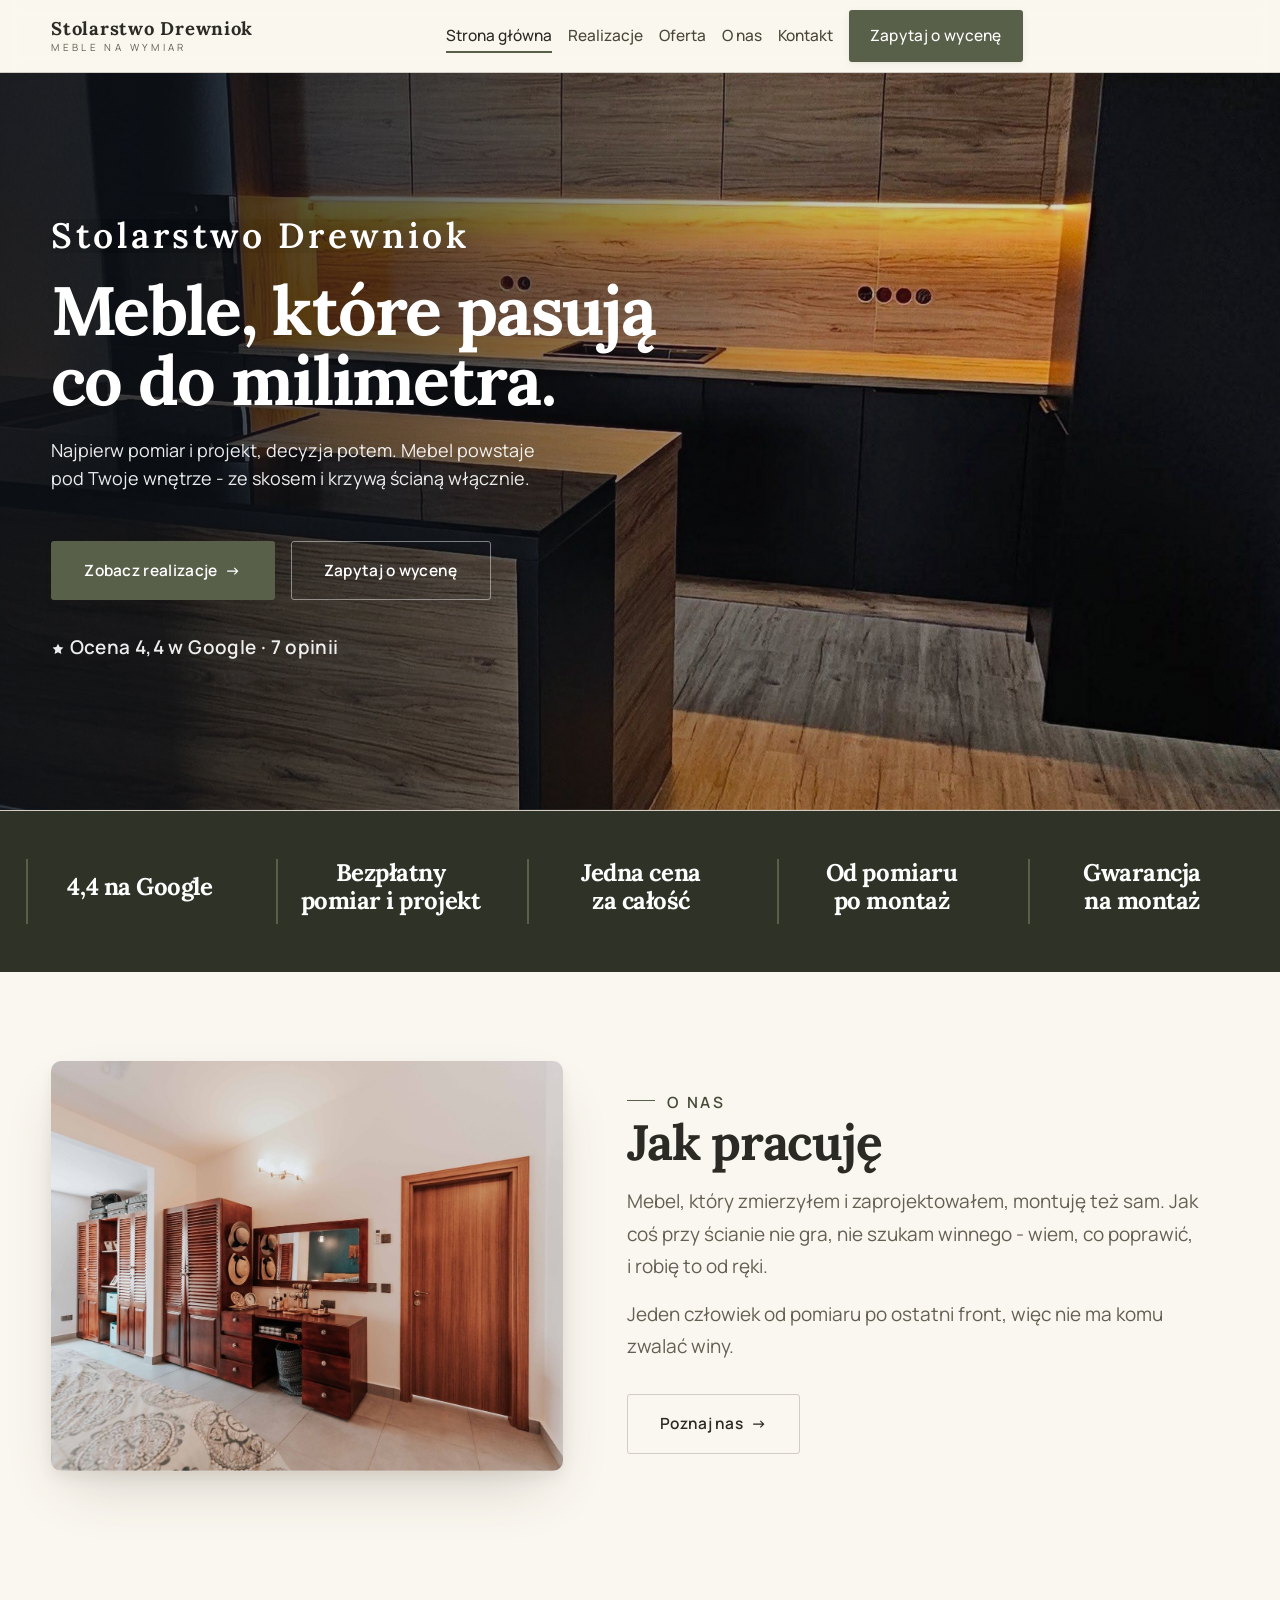
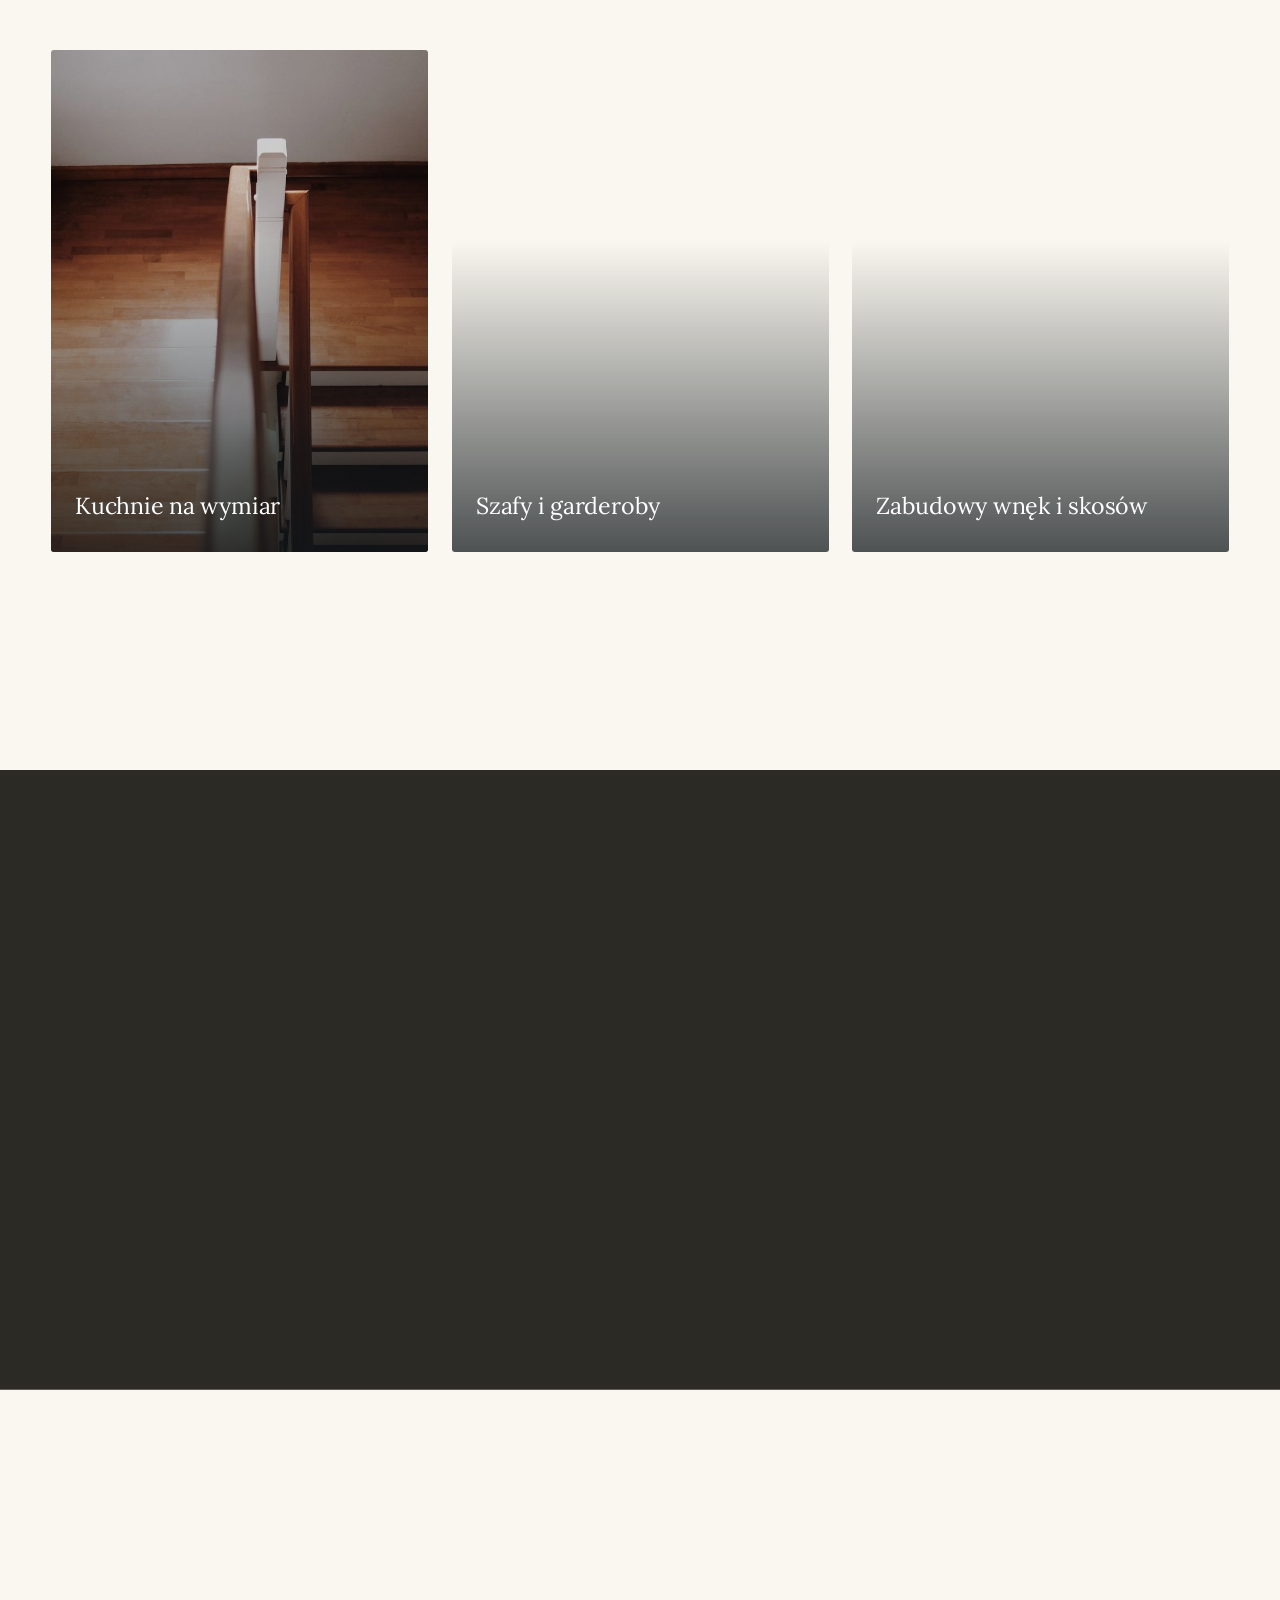
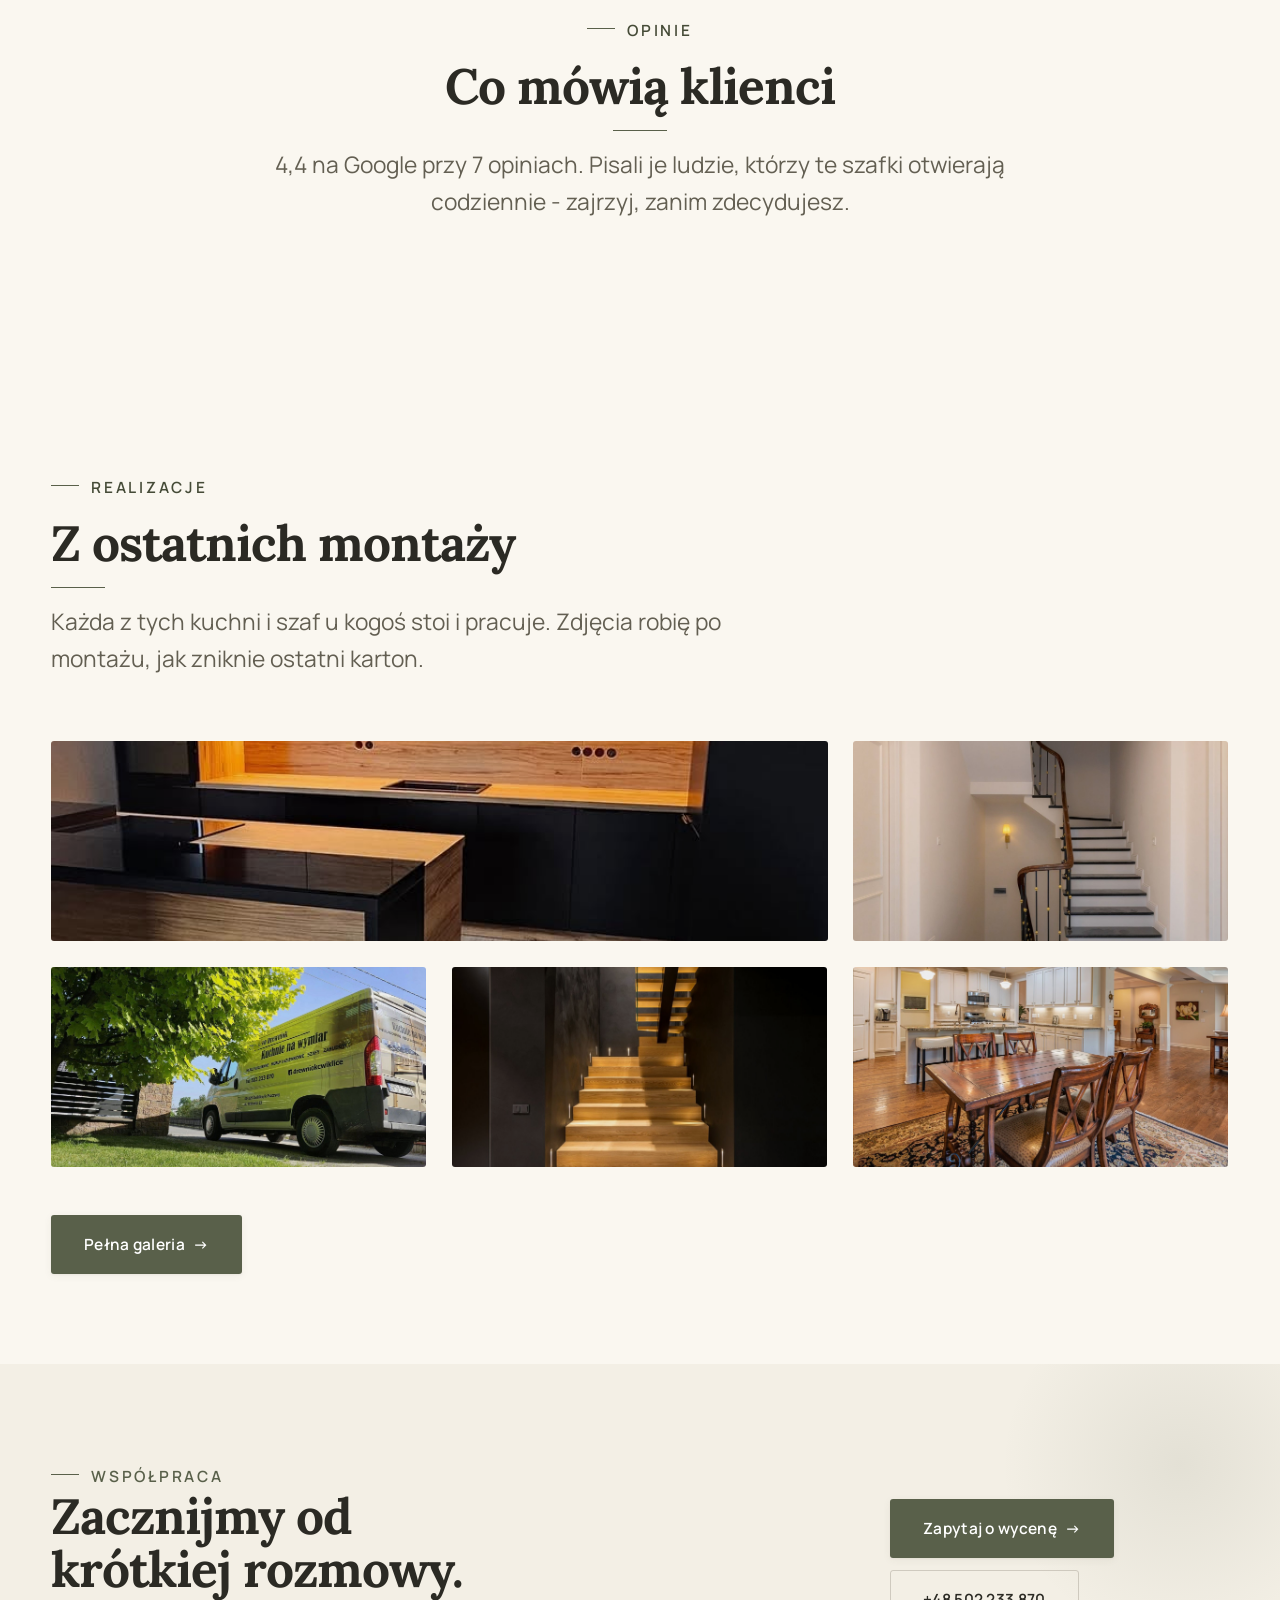
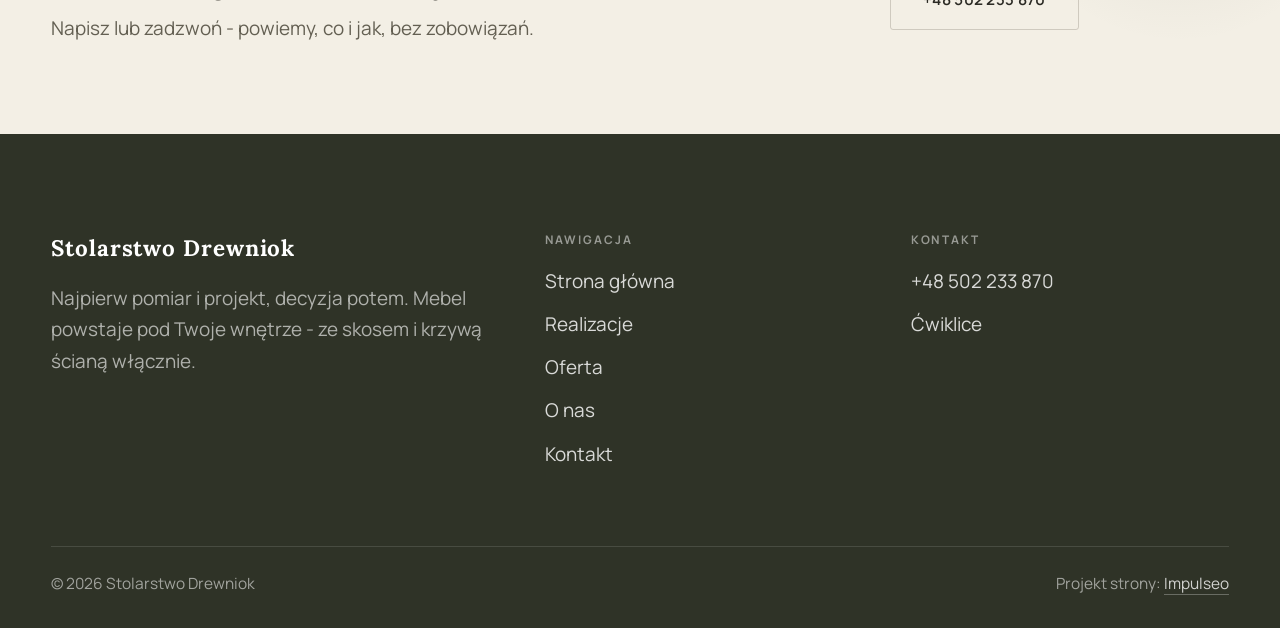
<file: index.html>
<!DOCTYPE html>
<html lang="pl">
<head>
<meta charset="UTF-8">
<meta name="viewport" content="width=device-width, initial-scale=1.0">
<title>Stolarstwo Drewniok - meble na wymiar, kuchnie i szafy</title>
<meta name="description" content="Meble na wymiar w Ćwiklicach: kuchnie, szafy i zabudowy pod Twoje wnętrze. Bezpłatny pomiar i projekt, jedna cena, montaż z gwarancją. Zadzwoń: +48 502 233 870.">
<link rel="canonical" href="https://kris20032.github.io/stolarstwo-drewniok-rozmus-tytus/">
<meta name="robots" content="noindex, nofollow">
<meta property="og:type" content="website">
<meta property="og:locale" content="pl_PL">
<meta property="og:site_name" content="Stolarstwo Drewniok">
<meta property="og:title" content="Stolarstwo Drewniok - meble na wymiar, kuchnie i szafy">
<meta property="og:description" content="Meble na wymiar w Ćwiklicach: kuchnie, szafy i zabudowy pod Twoje wnętrze. Bezpłatny pomiar i projekt, jedna cena, montaż z gwarancją. Zadzwoń: +48 502 233 870.">
<meta property="og:url" content="https://kris20032.github.io/stolarstwo-drewniok-rozmus-tytus/">
<meta property="og:image" content="https://kris20032.github.io/stolarstwo-drewniok-rozmus-tytus/img/og.jpg">
<meta property="og:image:width" content="1200">
<meta property="og:image:height" content="630">
<meta name="twitter:card" content="summary_large_image">
<script type="application/ld+json">{"@context": "https://schema.org", "@type": "HomeAndConstructionBusiness", "name": "Stolarstwo Drewniok", "url": "https://kris20032.github.io/stolarstwo-drewniok-rozmus-tytus/", "telephone": "+48502233870", "image": "https://kris20032.github.io/stolarstwo-drewniok-rozmus-tytus/img/og.jpg", "areaServed": "Ćwiklice"}</script>
<link rel="preconnect" href="https://fonts.googleapis.com">
<link rel="preconnect" href="https://fonts.gstatic.com" crossorigin>
<link href="https://fonts.googleapis.com/css2?family=Lora:wght@500;600;700&family=Manrope:wght@400;500;600&display=swap" rel="stylesheet">
<link rel="stylesheet" href="assets/styles.css?v=1788374938">
</head>
<body>

<header class="nav">
  <div class="wrap nav-inner">
    <a class="brand" href="index.html"><span class="name">Stolarstwo Drewniok</span><span class="sub">Meble na wymiar</span></a>
    <nav class="nav-links">
      <a href="index.html" class="active" aria-current="page">Strona główna</a>
      <a href="realizacje.html">Realizacje</a>
      <a href="oferta.html">Oferta</a>
      <a href="o-nas.html">O nas</a>
      <a href="kontakt.html">Kontakt</a>
      <a href="kontakt.html" class="btn btn-accent">Zapytaj o wycenę</a>
    </nav>
    <button class="nav-toggle" aria-label="Menu"><span></span><span></span><span></span></button>
  </div>
</header>

<main>
<section class="hero-cine">
  <img src="img/hero.jpg" fetchpriority="high" data-rotate="img/g13.jpg|img/g14.jpg" alt="Stolarstwo Drewniok - Meble, które pasują co do milimetra. " width="1880" height="1253">
  <div class="wrap">
    <div class="hero-copy">
      <div class="brandmark bm-m"><span class="bm-line"><span>Stolarstwo Drewniok</span></span></div>
      <h1>Meble, które pasują co do milimetra. </h1>
      <p class="lead">Najpierw pomiar i projekt, decyzja potem. Mebel powstaje pod Twoje wnętrze - ze skosem i krzywą ścianą włącznie.</p>
      <div class="hero-actions">
        <a href="realizacje.html" class="btn btn-accent">Zobacz realizacje <span class="arr">→</span></a>
        <a href="kontakt.html" class="btn btn-ghost btn-on-dark">Zapytaj o wycenę</a>
      </div>
      <div style="margin-top:var(--space-6);color:#fff;font-weight:600;letter-spacing:.02em;opacity:.92"><svg class="ico-star" width="14" height="14" viewBox="0 0 24 24" style="vertical-align:-2px" aria-hidden="true"><path d="M12 2.8l2.85 5.8 6.4.93-4.63 4.5 1.1 6.37L12 17.4l-5.72 3 1.1-6.37-4.63-4.5 6.4-.93L12 2.8Z" fill="currentColor"/></svg> Ocena 4,4 w Google · 7 opinii</div>
    </div>
  </div>
</section>
<section class="strip n-5" style="padding-block:0">
  <div class="wrap">
    <div class="item reveal"><div class="k">4,4 na Google</div><div class="v"></div></div>
    <div class="item reveal"><div class="k">Bezpłatny pomiar i projekt</div><div class="v"></div></div>
    <div class="item reveal"><div class="k">Jedna cena za całość</div><div class="v"></div></div>
    <div class="item reveal"><div class="k">Od pomiaru po montaż</div><div class="v"></div></div>
    <div class="item reveal"><div class="k">Gwarancja na montaż</div><div class="v"></div></div>
  </div>
</section>
<section>
  <div class="wrap split">
    <div class="split-art reveal"><img src="img/g2.jpg" alt="Stolarstwo Drewniok - realizacja" loading="lazy" width="1600" height="1067" decoding="async"></div>
    <div class="split-copy reveal">
      <span class="eyebrow">O nas</span>
      <h2>Jak pracuję</h2>
      <p class="muted">Mebel, który zmierzyłem i zaprojektowałem, montuję też sam. Jak coś przy ścianie nie gra, nie szukam winnego - wiem, co poprawić, i robię to od ręki.</p>
      <p class="muted">Jeden człowiek od pomiaru po ostatni front, więc nie ma komu zwalać winy.</p>
      <a href="o-nas.html" class="btn btn-ghost">Poznaj nas <span class="arr">→</span></a>
    </div>
  </div>
</section>
<section class="gateways-band">
  <div class="wrap">
    <div class="gateways">
      <a href="oferta.html" class="gateway reveal"><img src="img/g3.jpg" alt="Kuchnie na wymiar" loading="lazy" width="1600" height="1066" decoding="async"><span class="g-ttl">Kuchnie na wymiar</span></a>
      <a href="oferta.html" class="gateway reveal"><img src="img/g5.jpg" alt="Szafy i garderoby" loading="lazy" width="1600" height="1066" decoding="async"><span class="g-ttl">Szafy i garderoby</span></a>
      <a href="oferta.html" class="gateway reveal"><img src="img/g6.jpg" alt="Zabudowy wnęk i skosów" loading="lazy" width="1600" height="1066" decoding="async"><span class="g-ttl">Zabudowy wnęk i skosów</span></a>
    </div>
  </div>
</section>
<section class="stopklatka" aria-hidden="true">
  <div class="stk-bg" style="background-image:url(img/g7.jpg)"></div>
</section>
<section class="opinie op-fallback">
  <div class="wrap">
    <div class="head center reveal">
      <span class="eyebrow">Opinie</span>
      <h2>Co mówią klienci</h2>
      <p>4,4 na Google przy 7 opiniach. Pisali je ludzie, którzy te szafki otwierają codziennie - zajrzyj, zanim zdecydujesz.</p>
    </div>
  </div>
</section>
<section>
  <div class="wrap">
    <div class="head reveal">
      <span class="eyebrow">Realizacje</span>
      <h2>Z ostatnich montaży</h2>
      <p>Każda z tych kuchni i szaf u kogoś stoi i pracuje. Zdjęcia robię po montażu, jak zniknie ostatni karton.</p>
    </div>
    <div class="gallery">
      <div class="tile t-two3 reveal"><img src="img/g1.jpg" alt="Stolarstwo Drewniok" loading="lazy" width="717" height="720" decoding="async"></div>
      <div class="tile t-third reveal"><img src="img/g4.jpg" alt="Stolarstwo Drewniok" loading="lazy" width="1600" height="1066" decoding="async"></div>
      <div class="tile t-third reveal"><img src="img/g8.jpg" alt="Stolarstwo Drewniok" loading="lazy" width="1600" height="1066" decoding="async"></div>
      <div class="tile t-third reveal"><img src="img/g9.jpg" alt="Stolarstwo Drewniok" loading="lazy" width="1600" height="1068" decoding="async"></div>
      <div class="tile t-third reveal"><img src="img/g10.jpg" alt="Stolarstwo Drewniok" loading="lazy" width="1600" height="1066" decoding="async"></div>
    </div>
    <div style="margin-top:var(--space-7)" class="reveal"><a href="realizacje.html" class="btn btn-accent">Pełna galeria <span class="arr">→</span></a></div>
  </div>
</section>
<section class="cta">
  <div class="wrap">
    <div class="reveal">
      <span class="eyebrow">Współpraca</span>
      <h2>Zacznijmy od krótkiej rozmowy.</h2>
      <p>Napisz lub zadzwoń - powiemy, co i jak, bez zobowiązań.</p>
    </div>
    <div class="cta-actions reveal">
      <a href="kontakt.html" class="btn btn-light">Zapytaj o wycenę <span class="arr">→</span></a>
      <a href="tel:+48502233870" class="btn btn-ghost btn-ghost-cta">+48 502 233 870</a>
    </div>
  </div>
</section>
</main>

<footer>
  <div class="wrap">
    <div class="foot-grid">
      <div class="foot-brand">
        <div class="name">Stolarstwo Drewniok</div>
        <p>Najpierw pomiar i projekt, decyzja potem. Mebel powstaje pod Twoje wnętrze - ze skosem i krzywą ścianą włącznie.</p>
      </div>
      <div class="foot-col">
        <h4>Nawigacja</h4>
        <a href="index.html">Strona główna</a>
        <a href="realizacje.html">Realizacje</a>
        <a href="oferta.html">Oferta</a>
        <a href="o-nas.html">O nas</a>
        <a href="kontakt.html">Kontakt</a>
      </div>
      <div class="foot-col">
        <h4>Kontakt</h4>
        <a href="tel:+48502233870">+48 502 233 870</a>
        <p>Ćwiklice</p>
      </div>
    </div>
    <div class="foot-bot">
      <span>© 2026 Stolarstwo Drewniok</span>
      <span>Projekt strony: <a class="foot-credit" href="https://impulseo.pl" target="_blank" rel="noopener">Impulseo</a></span>
    </div>
  </div>
</footer>
<div class="sticky-reserve"><a class="sr-book" href="kontakt.html">Zapytaj o wycenę</a><a class="sr-call" href="tel:+48502233870" aria-label="Zadzwoń"><svg class="ico-tel" width="16" height="16" viewBox="0 0 24 24" fill="none" aria-hidden="true"><path d="M6.6 10.8a15.5 15.5 0 0 0 6.6 6.6l2.2-2.2a1 1 0 0 1 1-.24 11.4 11.4 0 0 0 3.6.58 1 1 0 0 1 1 1V20a1 1 0 0 1-1 1A17 17 0 0 1 3 4a1 1 0 0 1 1-1h3.5a1 1 0 0 1 1 1c0 1.25.2 2.46.58 3.6a1 1 0 0 1-.25 1l-2.23 2.2Z" fill="currentColor"/></svg></a></div>
<div class="demo-wazne" data-do="2026-08-19" data-cykl="3" hidden><svg class="dw-ico" width="13" height="13" viewBox="0 0 24 24" fill="none" aria-hidden="true"><circle cx="12" cy="12" r="8.6" stroke="currentColor" stroke-width="1.8"/><path d="M12 7.2V12l3.3 2" stroke="currentColor" stroke-width="1.8" stroke-linecap="round"/></svg><span class="dw-txt"></span></div>

<script src="assets/main.js?v=2120892905"></script>
</body>
</html>
</file>
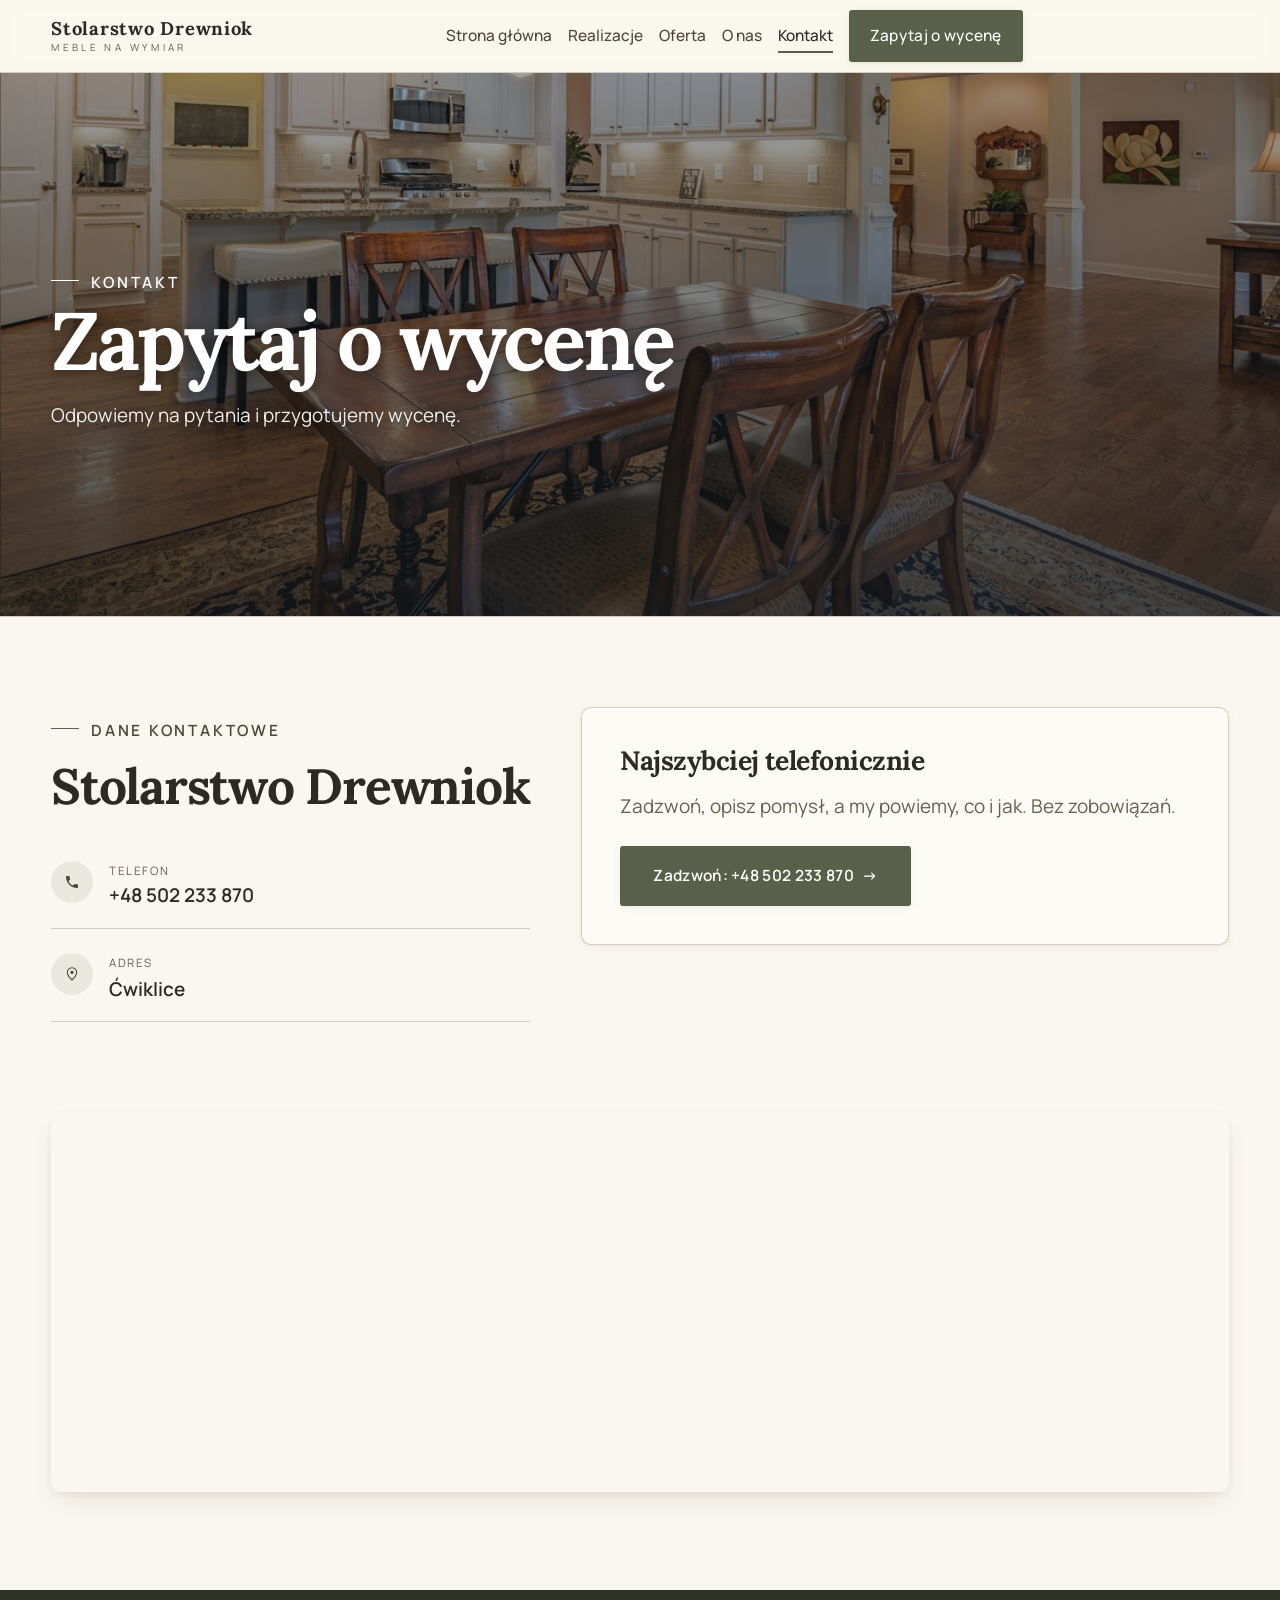
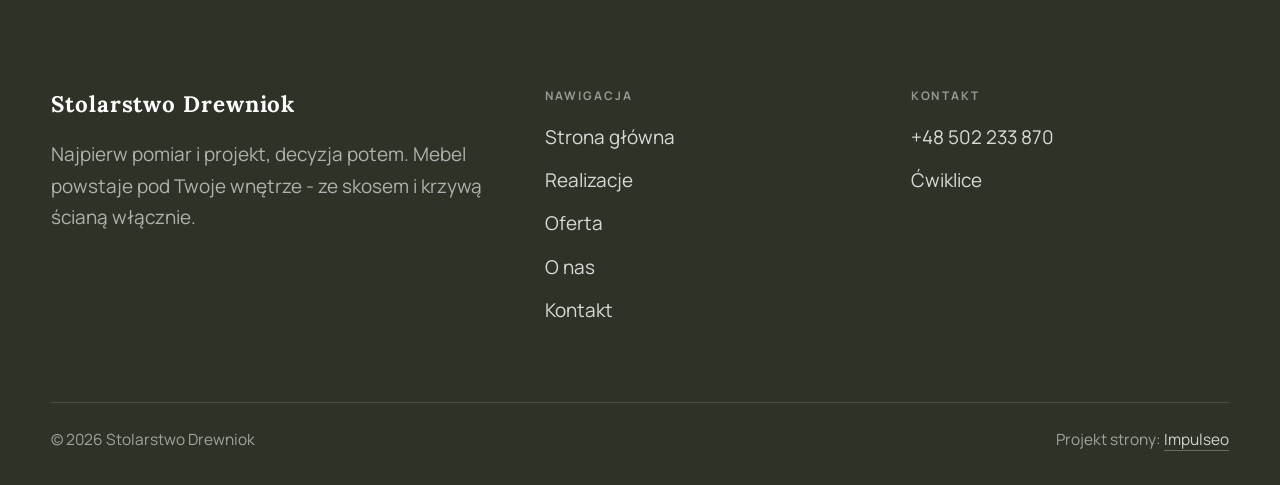
<file: kontakt.html>
<!DOCTYPE html>
<html lang="pl">
<head>
<meta charset="UTF-8">
<meta name="viewport" content="width=device-width, initial-scale=1.0">
<title>Kontakt - Stolarstwo Drewniok</title>
<meta name="description" content="Kontakt Stolarstwo Drewniok - Ćwiklice">
<link rel="canonical" href="https://kris20032.github.io/stolarstwo-drewniok-rozmus-tytus/kontakt.html">
<meta name="robots" content="noindex, nofollow">
<meta property="og:type" content="website">
<meta property="og:locale" content="pl_PL">
<meta property="og:site_name" content="Stolarstwo Drewniok">
<meta property="og:title" content="Kontakt - Stolarstwo Drewniok">
<meta property="og:description" content="Kontakt Stolarstwo Drewniok - Ćwiklice">
<meta property="og:url" content="https://kris20032.github.io/stolarstwo-drewniok-rozmus-tytus/kontakt.html">
<meta property="og:image" content="https://kris20032.github.io/stolarstwo-drewniok-rozmus-tytus/img/og.jpg">
<meta property="og:image:width" content="1200">
<meta property="og:image:height" content="630">
<meta name="twitter:card" content="summary_large_image">
<link rel="preconnect" href="https://fonts.googleapis.com">
<link rel="preconnect" href="https://fonts.gstatic.com" crossorigin>
<link href="https://fonts.googleapis.com/css2?family=Lora:wght@500;600;700&family=Manrope:wght@400;500;600&display=swap" rel="stylesheet">
<link rel="stylesheet" href="assets/styles.css?v=1788374938">
</head>
<body>

<header class="nav">
  <div class="wrap nav-inner">
    <a class="brand" href="index.html"><span class="name">Stolarstwo Drewniok</span><span class="sub">Meble na wymiar</span></a>
    <nav class="nav-links">
      <a href="index.html">Strona główna</a>
      <a href="realizacje.html">Realizacje</a>
      <a href="oferta.html">Oferta</a>
      <a href="o-nas.html">O nas</a>
      <a href="kontakt.html" class="active" aria-current="page">Kontakt</a>
      <a href="kontakt.html" class="btn btn-accent">Zapytaj o wycenę</a>
    </nav>
    <button class="nav-toggle" aria-label="Menu"><span></span><span></span><span></span></button>
  </div>
</header>

<main>
<section class="pagehead">
  <img src="img/g10.jpg" alt="Stolarstwo Drewniok - Zapytaj o wycenę" width="1600" height="1066" decoding="async">
  <div class="wrap">
    <span class="eyebrow">Kontakt</span>
    <h1>Zapytaj o wycenę</h1>
    <p>Odpowiemy na pytania i przygotujemy wycenę.</p>
  </div>
</section>
<section>
  <div class="wrap contact-grid">
    <div class="reveal">
      <span class="eyebrow">Dane kontaktowe</span>
      <h2 style="margin:var(--space-4) 0 var(--space-6)">Stolarstwo Drewniok</h2>
      <div class="info-list">
        <div class="info-row"><div class="ic"><svg class="ico-tel" width="16" height="16" viewBox="0 0 24 24" fill="none" aria-hidden="true"><path d="M6.6 10.8a15.5 15.5 0 0 0 6.6 6.6l2.2-2.2a1 1 0 0 1 1-.24 11.4 11.4 0 0 0 3.6.58 1 1 0 0 1 1 1V20a1 1 0 0 1-1 1A17 17 0 0 1 3 4a1 1 0 0 1 1-1h3.5a1 1 0 0 1 1 1c0 1.25.2 2.46.58 3.6a1 1 0 0 1-.25 1l-2.23 2.2Z" fill="currentColor"/></svg></div><div><div class="lbl">Telefon</div><a class="val" href="tel:+48502233870">+48 502 233 870</a></div></div>
        <div class="info-row"><div class="ic"><svg class="ico-pin" width="16" height="16" viewBox="0 0 24 24" fill="none" aria-hidden="true"><path d="M12 21s7-6.1 7-11.5A7 7 0 0 0 5 9.5C5 14.9 12 21 12 21Z" stroke="currentColor" stroke-width="1.6" fill="none"/><circle cx="12" cy="9.5" r="2.4" fill="currentColor"/></svg></div><div><div class="lbl">Adres</div><div class="val">Ćwiklice</div></div></div>
      </div>
    </div>
    <div class="reveal">
      <div class="form">
        <h3 style="margin-bottom:var(--space-4)">Najszybciej telefonicznie</h3>
        <p class="muted" style="margin-bottom:var(--space-5)">Zadzwoń, opisz pomysł, a my powiemy, co i jak. Bez zobowiązań.</p>
        <a href="tel:+48502233870" class="btn btn-accent" style="justify-content:center">Zadzwoń: +48 502 233 870 <span class="arr">→</span></a>
      </div>
    </div>
  </div>
</section>
<section style="padding-top:0">
  <div class="wrap reveal">
    <iframe class="map" title="Stolarstwo Drewniok - Ćwiklice" src="https://maps.google.com/maps?q=Stolarstwo%20Drewniok%20%C4%86wiklice&z=15&output=embed" loading="lazy" referrerpolicy="no-referrer-when-downgrade"></iframe>
  </div>
</section>
</main>

<footer>
  <div class="wrap">
    <div class="foot-grid">
      <div class="foot-brand">
        <div class="name">Stolarstwo Drewniok</div>
        <p>Najpierw pomiar i projekt, decyzja potem. Mebel powstaje pod Twoje wnętrze - ze skosem i krzywą ścianą włącznie.</p>
      </div>
      <div class="foot-col">
        <h4>Nawigacja</h4>
        <a href="index.html">Strona główna</a>
        <a href="realizacje.html">Realizacje</a>
        <a href="oferta.html">Oferta</a>
        <a href="o-nas.html">O nas</a>
        <a href="kontakt.html">Kontakt</a>
      </div>
      <div class="foot-col">
        <h4>Kontakt</h4>
        <a href="tel:+48502233870">+48 502 233 870</a>
        <p>Ćwiklice</p>
      </div>
    </div>
    <div class="foot-bot">
      <span>© 2026 Stolarstwo Drewniok</span>
      <span>Projekt strony: <a class="foot-credit" href="https://impulseo.pl" target="_blank" rel="noopener">Impulseo</a></span>
    </div>
  </div>
</footer>
<div class="sticky-reserve"><a class="sr-book" href="kontakt.html">Zapytaj o wycenę</a><a class="sr-call" href="tel:+48502233870" aria-label="Zadzwoń"><svg class="ico-tel" width="16" height="16" viewBox="0 0 24 24" fill="none" aria-hidden="true"><path d="M6.6 10.8a15.5 15.5 0 0 0 6.6 6.6l2.2-2.2a1 1 0 0 1 1-.24 11.4 11.4 0 0 0 3.6.58 1 1 0 0 1 1 1V20a1 1 0 0 1-1 1A17 17 0 0 1 3 4a1 1 0 0 1 1-1h3.5a1 1 0 0 1 1 1c0 1.25.2 2.46.58 3.6a1 1 0 0 1-.25 1l-2.23 2.2Z" fill="currentColor"/></svg></a></div>
<div class="demo-wazne" data-do="2026-08-19" data-cykl="3" hidden><svg class="dw-ico" width="13" height="13" viewBox="0 0 24 24" fill="none" aria-hidden="true"><circle cx="12" cy="12" r="8.6" stroke="currentColor" stroke-width="1.8"/><path d="M12 7.2V12l3.3 2" stroke="currentColor" stroke-width="1.8" stroke-linecap="round"/></svg><span class="dw-txt"></span></div>

<script src="assets/main.js?v=2120892905"></script>
</body>
</html>
</file>
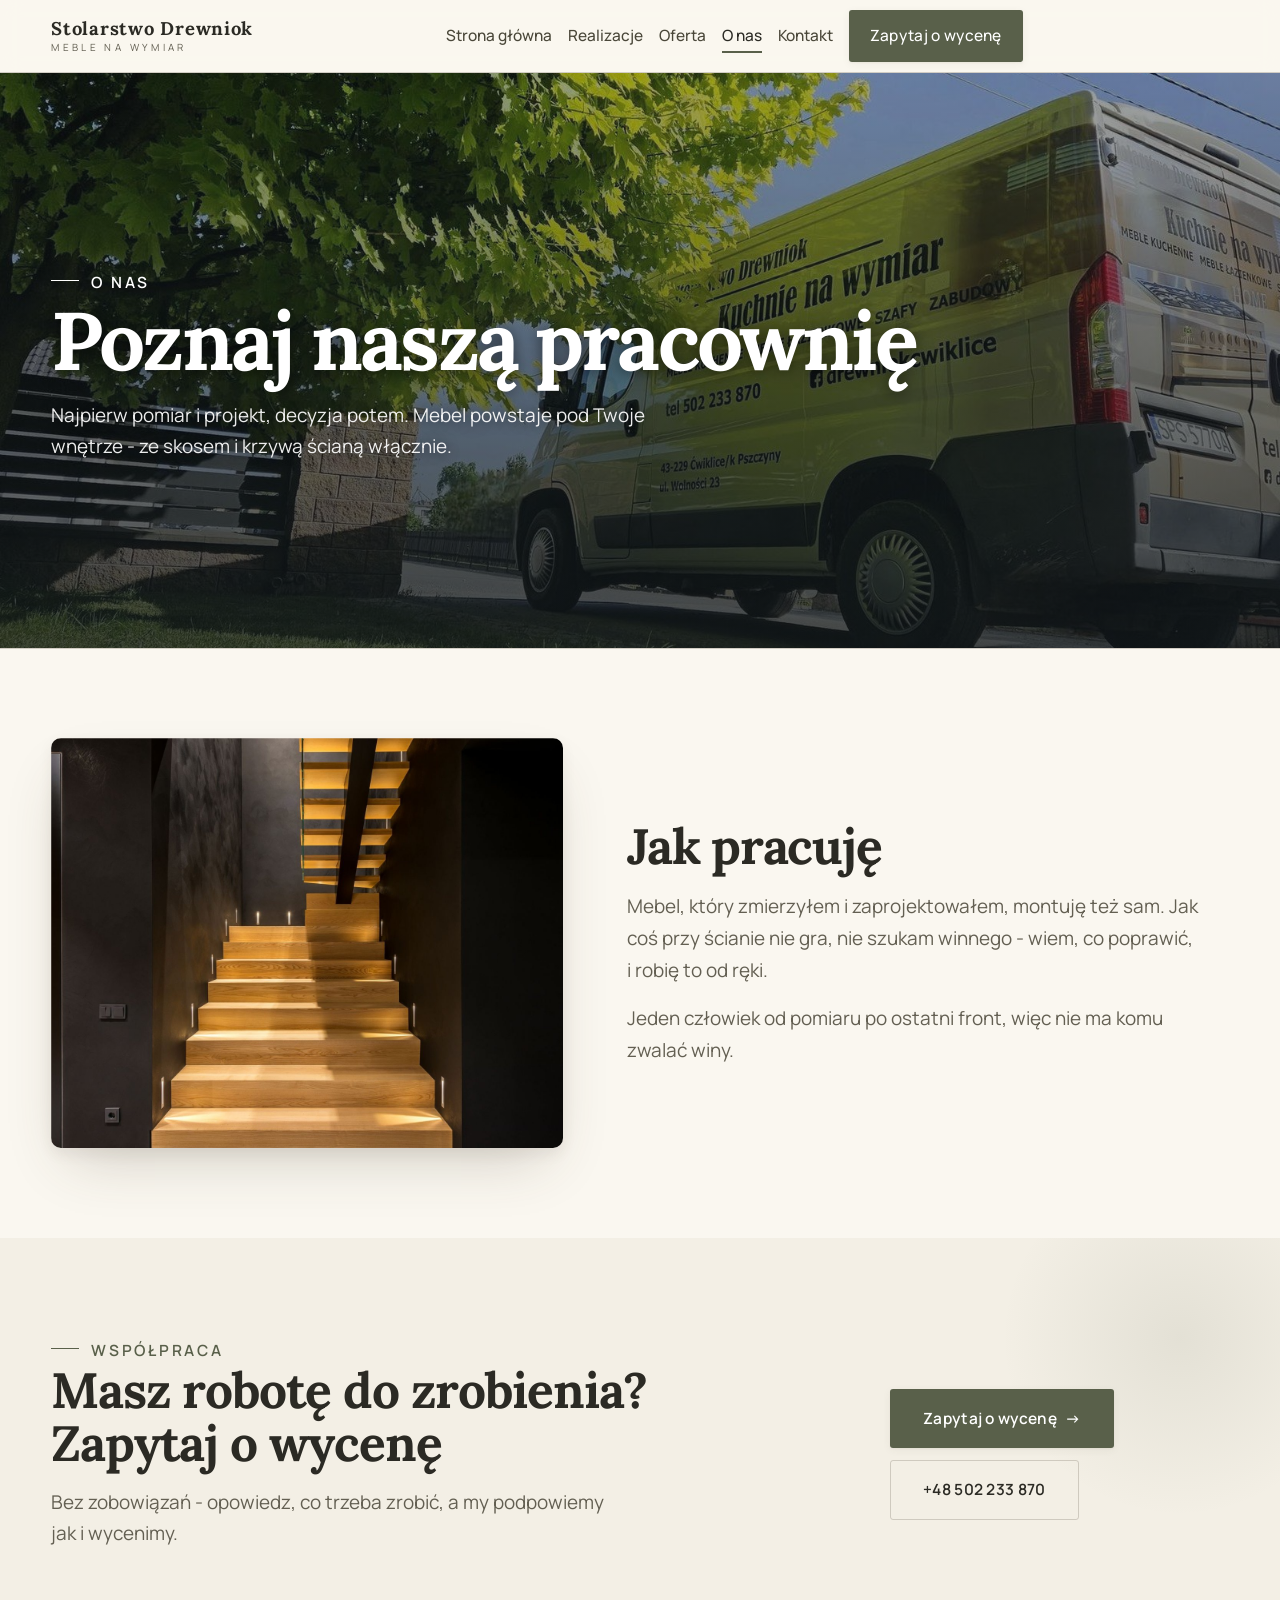
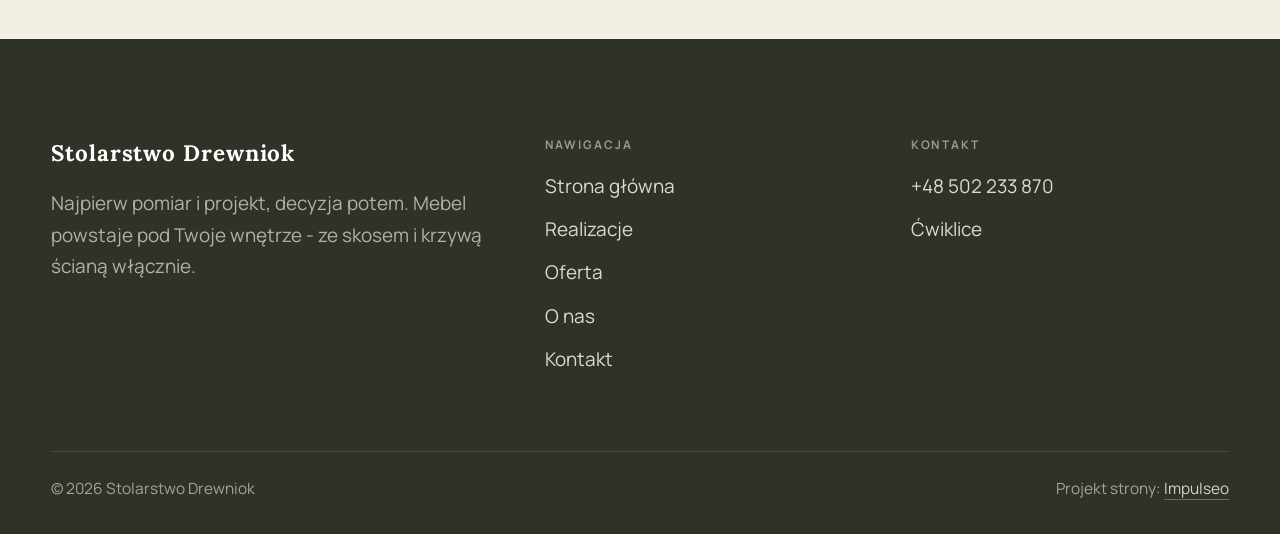
<file: o-nas.html>
<!DOCTYPE html>
<html lang="pl">
<head>
<meta charset="UTF-8">
<meta name="viewport" content="width=device-width, initial-scale=1.0">
<title>O nas - Stolarstwo Drewniok</title>
<meta name="description" content="Meble na wymiar w Ćwiklicach: kuchnie, szafy i zabudowy pod Twoje wnętrze. Bezpłatny pomiar i projekt, jedna cena, montaż z gwarancją. Zadzwoń: +48 502 233 870.">
<link rel="canonical" href="https://kris20032.github.io/stolarstwo-drewniok-rozmus-tytus/o-nas.html">
<meta name="robots" content="noindex, nofollow">
<meta property="og:type" content="website">
<meta property="og:locale" content="pl_PL">
<meta property="og:site_name" content="Stolarstwo Drewniok">
<meta property="og:title" content="O nas - Stolarstwo Drewniok">
<meta property="og:description" content="Meble na wymiar w Ćwiklicach: kuchnie, szafy i zabudowy pod Twoje wnętrze. Bezpłatny pomiar i projekt, jedna cena, montaż z gwarancją. Zadzwoń: +48 502 233 870.">
<meta property="og:url" content="https://kris20032.github.io/stolarstwo-drewniok-rozmus-tytus/o-nas.html">
<meta property="og:image" content="https://kris20032.github.io/stolarstwo-drewniok-rozmus-tytus/img/og.jpg">
<meta property="og:image:width" content="1200">
<meta property="og:image:height" content="630">
<meta name="twitter:card" content="summary_large_image">
<link rel="preconnect" href="https://fonts.googleapis.com">
<link rel="preconnect" href="https://fonts.gstatic.com" crossorigin>
<link href="https://fonts.googleapis.com/css2?family=Lora:wght@500;600;700&family=Manrope:wght@400;500;600&display=swap" rel="stylesheet">
<link rel="stylesheet" href="assets/styles.css?v=1788374938">
</head>
<body>

<header class="nav">
  <div class="wrap nav-inner">
    <a class="brand" href="index.html"><span class="name">Stolarstwo Drewniok</span><span class="sub">Meble na wymiar</span></a>
    <nav class="nav-links">
      <a href="index.html">Strona główna</a>
      <a href="realizacje.html">Realizacje</a>
      <a href="oferta.html">Oferta</a>
      <a href="o-nas.html" class="active" aria-current="page">O nas</a>
      <a href="kontakt.html">Kontakt</a>
      <a href="kontakt.html" class="btn btn-accent">Zapytaj o wycenę</a>
    </nav>
    <button class="nav-toggle" aria-label="Menu"><span></span><span></span><span></span></button>
  </div>
</header>

<main>
<section class="pagehead">
  <img src="img/g8.jpg" alt="Stolarstwo Drewniok - Poznaj naszą pracownię" width="1600" height="1066" decoding="async">
  <div class="wrap">
    <span class="eyebrow">O nas</span>
    <h1>Poznaj naszą pracownię</h1>
    <p>Najpierw pomiar i projekt, decyzja potem. Mebel powstaje pod Twoje wnętrze - ze skosem i krzywą ścianą włącznie.</p>
  </div>
</section>
<section>
  <div class="wrap split">
    <div class="split-art reveal"><img src="img/g9.jpg" alt="Stolarstwo Drewniok" loading="lazy" width="1600" height="1068" decoding="async"></div>
    <div class="split-copy reveal">
      <h2>Jak pracuję</h2>
      <p class="muted">Mebel, który zmierzyłem i zaprojektowałem, montuję też sam. Jak coś przy ścianie nie gra, nie szukam winnego - wiem, co poprawić, i robię to od ręki.</p>
      <p class="muted">Jeden człowiek od pomiaru po ostatni front, więc nie ma komu zwalać winy.</p>
    </div>
  </div>
</section>


<section class="cta">
  <div class="wrap">
    <div class="reveal">
      <span class="eyebrow">Współpraca</span>
      <h2>Masz robotę do zrobienia? Zapytaj o wycenę</h2>
      <p>Bez zobowiązań - opowiedz, co trzeba zrobić, a my podpowiemy jak i wycenimy.</p>
    </div>
    <div class="cta-actions reveal">
      <a href="kontakt.html" class="btn btn-light">Zapytaj o wycenę <span class="arr">→</span></a>
      <a href="tel:+48502233870" class="btn btn-ghost btn-ghost-cta">+48 502 233 870</a>
    </div>
  </div>
</section>
</main>

<footer>
  <div class="wrap">
    <div class="foot-grid">
      <div class="foot-brand">
        <div class="name">Stolarstwo Drewniok</div>
        <p>Najpierw pomiar i projekt, decyzja potem. Mebel powstaje pod Twoje wnętrze - ze skosem i krzywą ścianą włącznie.</p>
      </div>
      <div class="foot-col">
        <h4>Nawigacja</h4>
        <a href="index.html">Strona główna</a>
        <a href="realizacje.html">Realizacje</a>
        <a href="oferta.html">Oferta</a>
        <a href="o-nas.html">O nas</a>
        <a href="kontakt.html">Kontakt</a>
      </div>
      <div class="foot-col">
        <h4>Kontakt</h4>
        <a href="tel:+48502233870">+48 502 233 870</a>
        <p>Ćwiklice</p>
      </div>
    </div>
    <div class="foot-bot">
      <span>© 2026 Stolarstwo Drewniok</span>
      <span>Projekt strony: <a class="foot-credit" href="https://impulseo.pl" target="_blank" rel="noopener">Impulseo</a></span>
    </div>
  </div>
</footer>
<div class="sticky-reserve"><a class="sr-book" href="kontakt.html">Zapytaj o wycenę</a><a class="sr-call" href="tel:+48502233870" aria-label="Zadzwoń"><svg class="ico-tel" width="16" height="16" viewBox="0 0 24 24" fill="none" aria-hidden="true"><path d="M6.6 10.8a15.5 15.5 0 0 0 6.6 6.6l2.2-2.2a1 1 0 0 1 1-.24 11.4 11.4 0 0 0 3.6.58 1 1 0 0 1 1 1V20a1 1 0 0 1-1 1A17 17 0 0 1 3 4a1 1 0 0 1 1-1h3.5a1 1 0 0 1 1 1c0 1.25.2 2.46.58 3.6a1 1 0 0 1-.25 1l-2.23 2.2Z" fill="currentColor"/></svg></a></div>
<div class="demo-wazne" data-do="2026-08-19" data-cykl="3" hidden><svg class="dw-ico" width="13" height="13" viewBox="0 0 24 24" fill="none" aria-hidden="true"><circle cx="12" cy="12" r="8.6" stroke="currentColor" stroke-width="1.8"/><path d="M12 7.2V12l3.3 2" stroke="currentColor" stroke-width="1.8" stroke-linecap="round"/></svg><span class="dw-txt"></span></div>

<script src="assets/main.js?v=2120892905"></script>
</body>
</html>
</file>
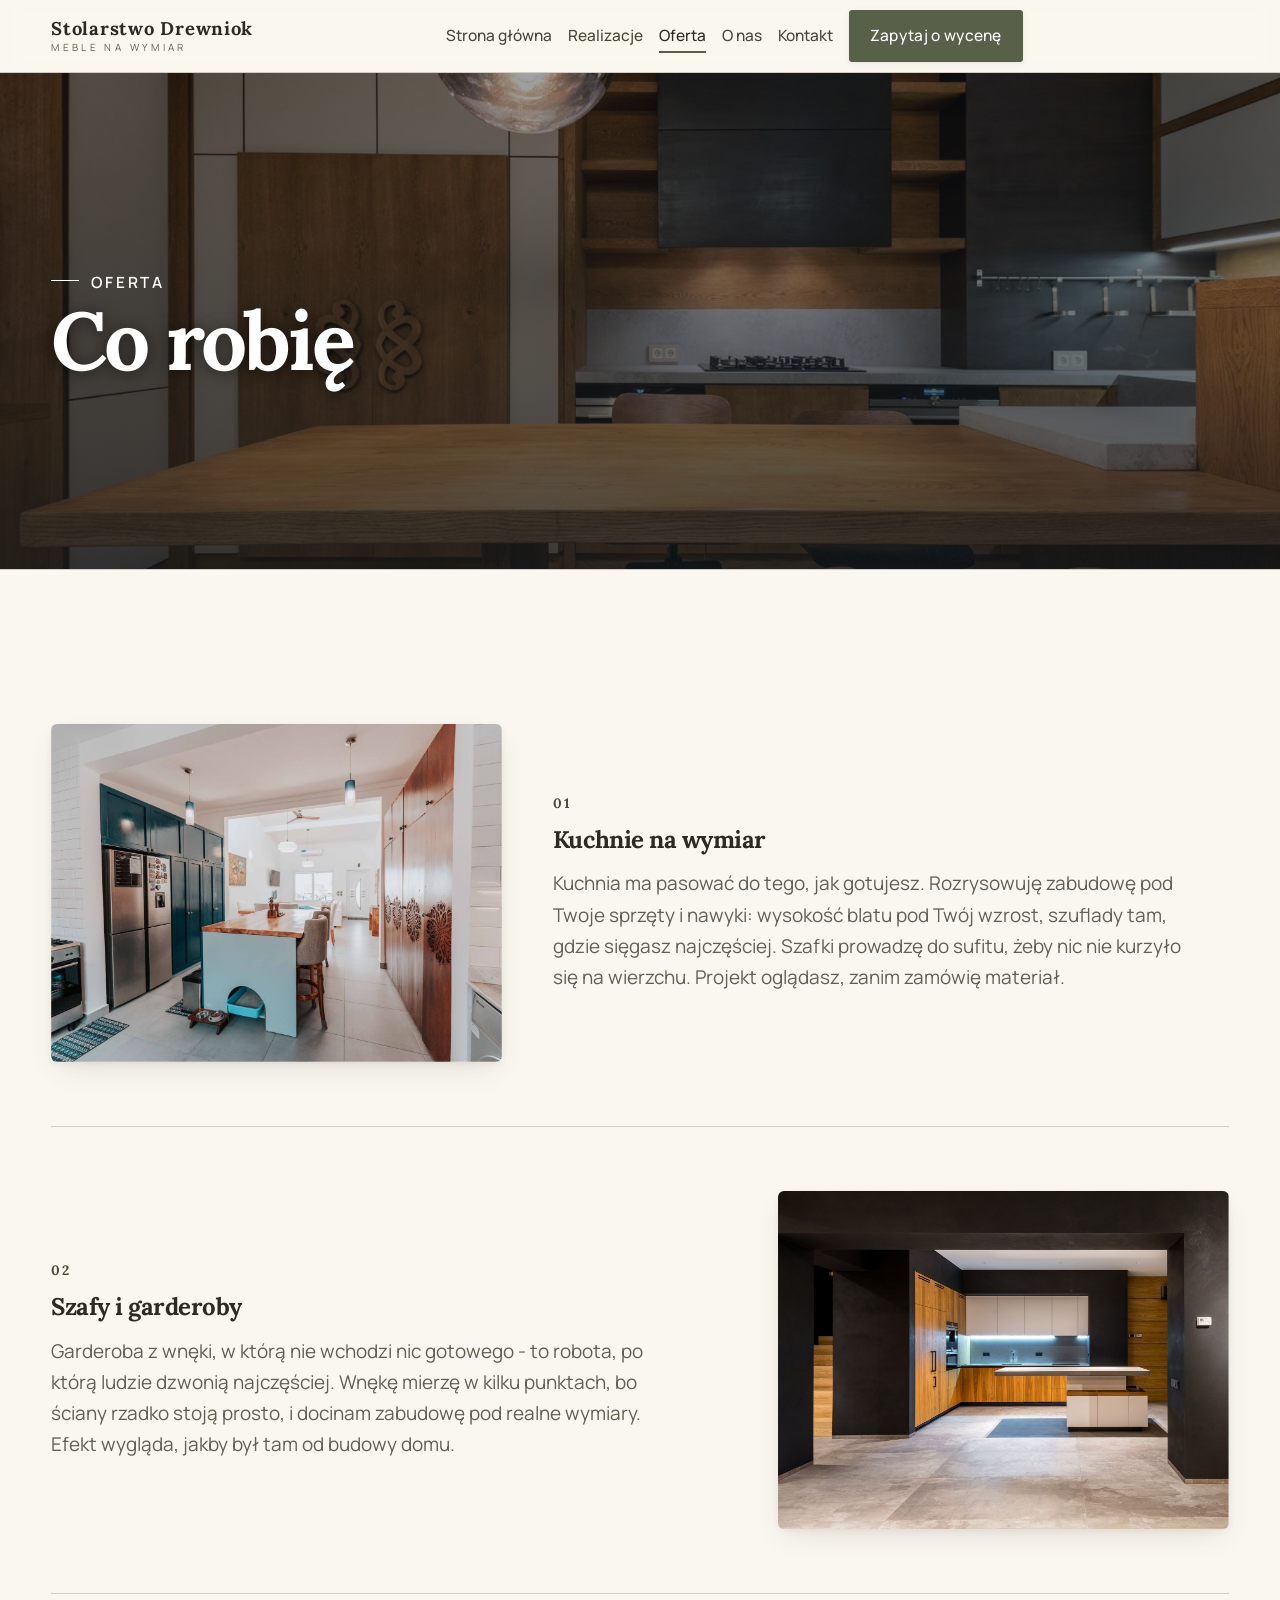
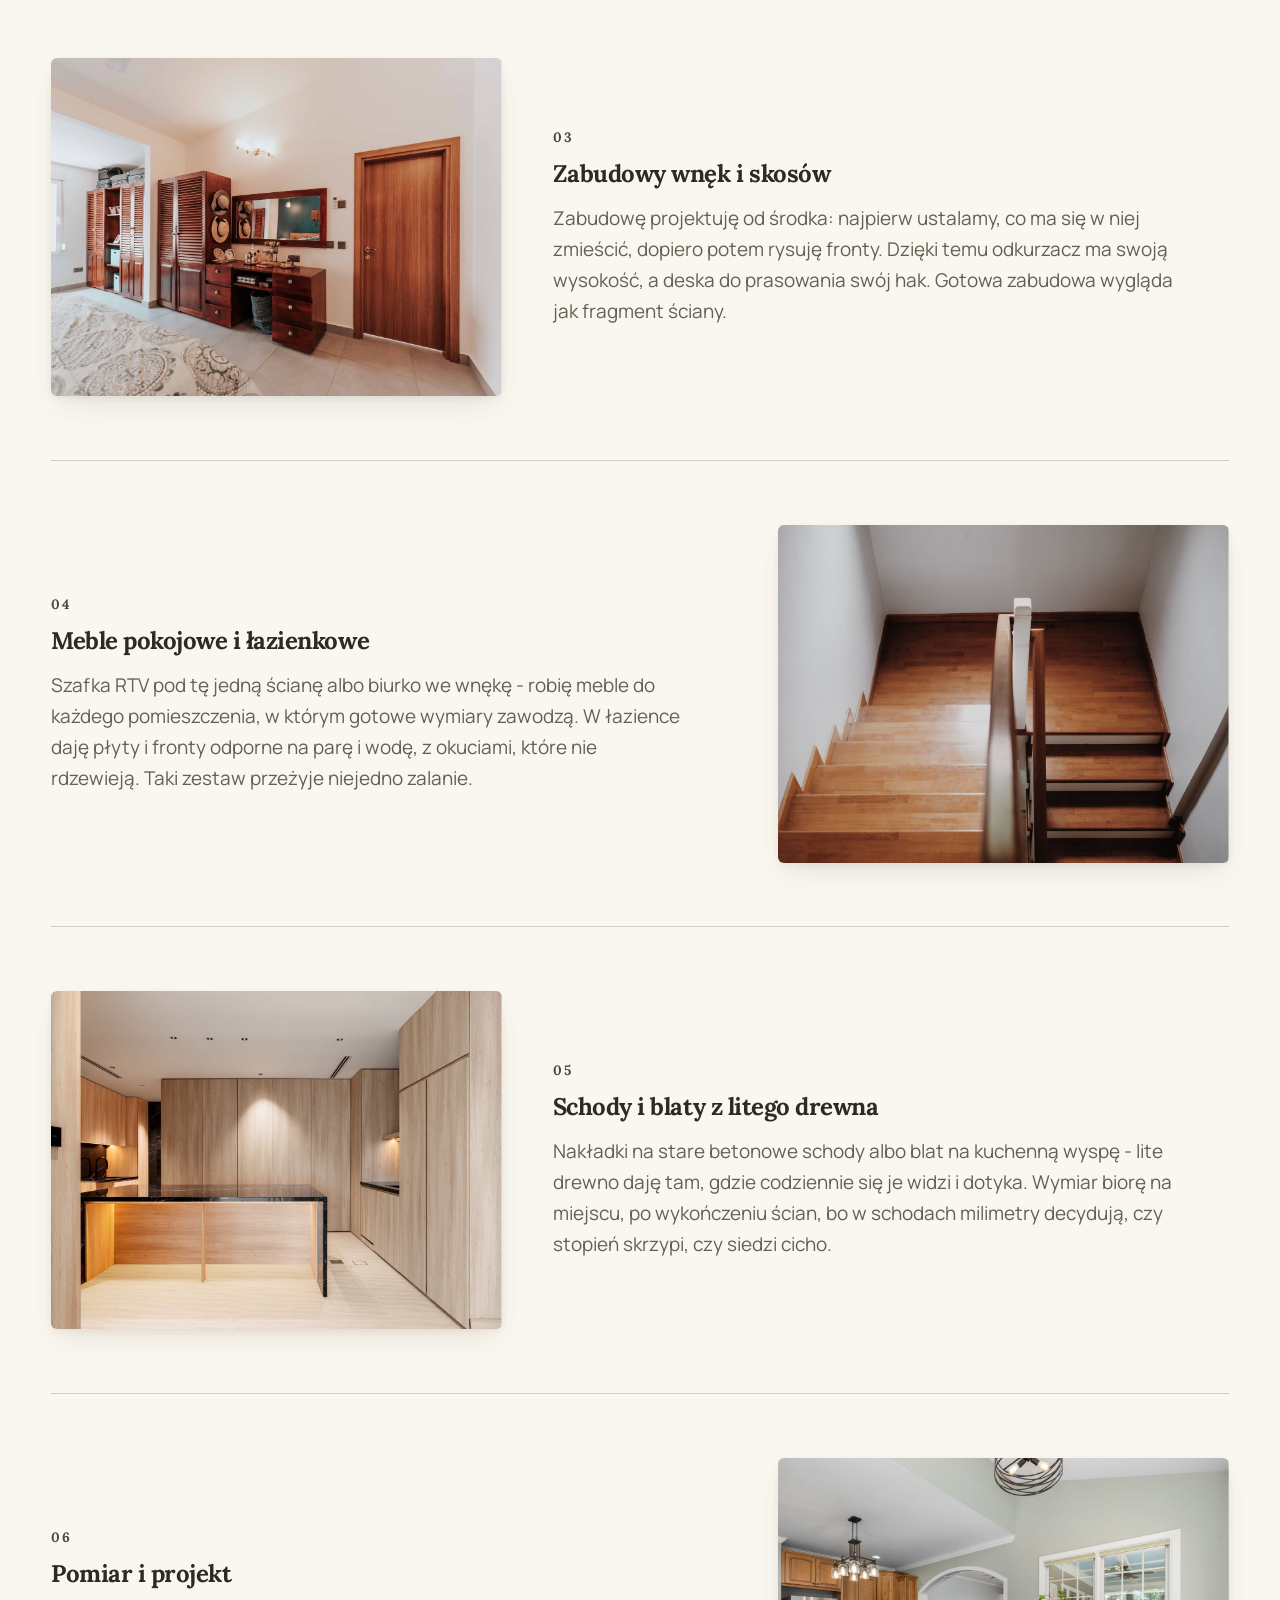
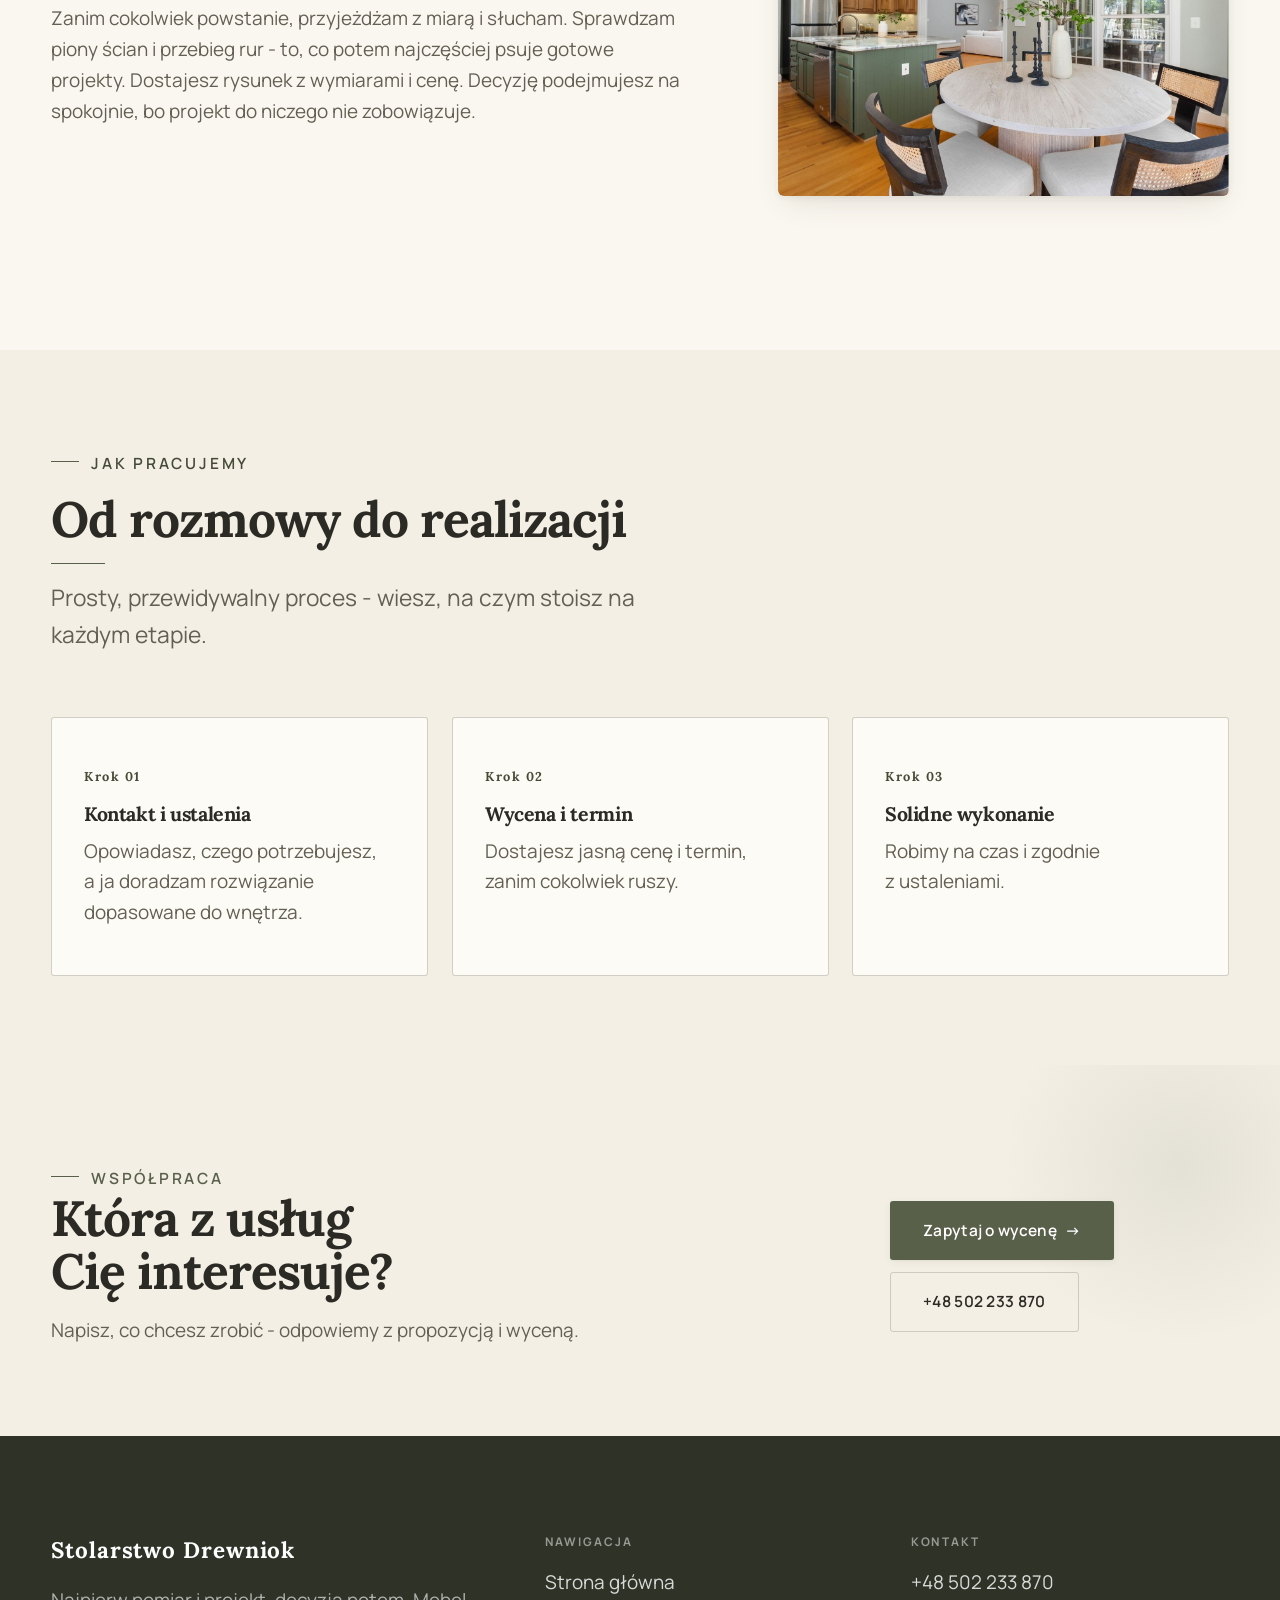
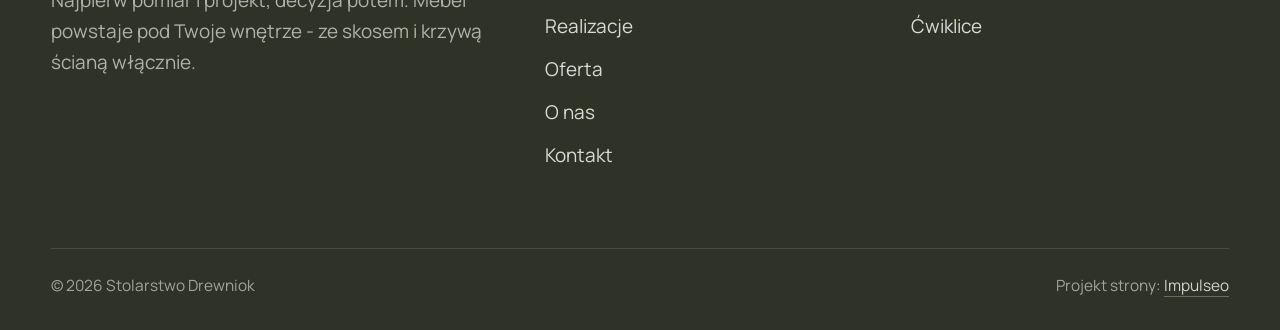
<file: oferta.html>
<!DOCTYPE html>
<html lang="pl">
<head>
<meta charset="UTF-8">
<meta name="viewport" content="width=device-width, initial-scale=1.0">
<title>Oferta - Stolarstwo Drewniok</title>
<meta name="description" content="Meble na wymiar w Ćwiklicach: kuchnie, szafy i zabudowy pod Twoje wnętrze. Bezpłatny pomiar i projekt, jedna cena, montaż z gwarancją. Zadzwoń: +48 502 233 870.">
<link rel="canonical" href="https://kris20032.github.io/stolarstwo-drewniok-rozmus-tytus/oferta.html">
<meta name="robots" content="noindex, nofollow">
<meta property="og:type" content="website">
<meta property="og:locale" content="pl_PL">
<meta property="og:site_name" content="Stolarstwo Drewniok">
<meta property="og:title" content="Oferta - Stolarstwo Drewniok">
<meta property="og:description" content="Meble na wymiar w Ćwiklicach: kuchnie, szafy i zabudowy pod Twoje wnętrze. Bezpłatny pomiar i projekt, jedna cena, montaż z gwarancją. Zadzwoń: +48 502 233 870.">
<meta property="og:url" content="https://kris20032.github.io/stolarstwo-drewniok-rozmus-tytus/oferta.html">
<meta property="og:image" content="https://kris20032.github.io/stolarstwo-drewniok-rozmus-tytus/img/og.jpg">
<meta property="og:image:width" content="1200">
<meta property="og:image:height" content="630">
<meta name="twitter:card" content="summary_large_image">
<link rel="preconnect" href="https://fonts.googleapis.com">
<link rel="preconnect" href="https://fonts.gstatic.com" crossorigin>
<link href="https://fonts.googleapis.com/css2?family=Lora:wght@500;600;700&family=Manrope:wght@400;500;600&display=swap" rel="stylesheet">
<link rel="stylesheet" href="assets/styles.css?v=1788374938">
</head>
<body>

<header class="nav">
  <div class="wrap nav-inner">
    <a class="brand" href="index.html"><span class="name">Stolarstwo Drewniok</span><span class="sub">Meble na wymiar</span></a>
    <nav class="nav-links">
      <a href="index.html">Strona główna</a>
      <a href="realizacje.html">Realizacje</a>
      <a href="oferta.html" class="active" aria-current="page">Oferta</a>
      <a href="o-nas.html">O nas</a>
      <a href="kontakt.html">Kontakt</a>
      <a href="kontakt.html" class="btn btn-accent">Zapytaj o wycenę</a>
    </nav>
    <button class="nav-toggle" aria-label="Menu"><span></span><span></span><span></span></button>
  </div>
</header>

<main>
<section class="pagehead">
  <img src="img/g7.jpg" alt="Stolarstwo Drewniok - Co robię" width="1600" height="1068" decoding="async">
  <div class="wrap">
    <span class="eyebrow">Oferta</span>
    <h1>Co robię</h1>
  </div>
</section>
<section>
  <div class="wrap">
    <div class="svc-row reveal">
      <div class="svc-row-art"><img src="img/g12.jpg" alt="Kuchnie na wymiar" loading="lazy" width="1600" height="1067" decoding="async"></div>
      <div>
        <span class="num">01</span>
        <h3>Kuchnie na wymiar</h3>
        <p class="muted">Kuchnia ma pasować do tego, jak gotujesz. Rozrysowuję zabudowę pod Twoje sprzęty i nawyki: wysokość blatu pod Twój wzrost, szuflady tam, gdzie sięgasz najczęściej. Szafki prowadzę do sufitu, żeby nic nie kurzyło się na wierzchu. Projekt oglądasz, zanim zamówię materiał.</p>
      </div>
    </div>
    <div class="svc-row rev reveal">
      <div class="svc-row-art"><img src="img/about.jpg" alt="Szafy i garderoby" loading="lazy" width="1600" height="1285" decoding="async"></div>
      <div>
        <span class="num">02</span>
        <h3>Szafy i garderoby</h3>
        <p class="muted">Garderoba z wnęki, w którą nie wchodzi nic gotowego - to robota, po którą ludzie dzwonią najczęściej. Wnękę mierzę w kilku punktach, bo ściany rzadko stoją prosto, i docinam zabudowę pod realne wymiary. Efekt wygląda, jakby był tam od budowy domu.</p>
      </div>
    </div>
    <div class="svc-row reveal">
      <div class="svc-row-art"><img src="img/g2.jpg" alt="Zabudowy wnęk i skosów" loading="lazy" width="1600" height="1067" decoding="async"></div>
      <div>
        <span class="num">03</span>
        <h3>Zabudowy wnęk i skosów</h3>
        <p class="muted">Zabudowę projektuję od środka: najpierw ustalamy, co ma się w niej zmieścić, dopiero potem rysuję fronty. Dzięki temu odkurzacz ma swoją wysokość, a deska do prasowania swój hak. Gotowa zabudowa wygląda jak fragment ściany.</p>
      </div>
    </div>
    <div class="svc-row rev reveal">
      <div class="svc-row-art"><img src="img/g3.jpg" alt="Meble pokojowe i łazienkowe" loading="lazy" width="1600" height="1066" decoding="async"></div>
      <div>
        <span class="num">04</span>
        <h3>Meble pokojowe i łazienkowe</h3>
        <p class="muted">Szafka RTV pod tę jedną ścianę albo biurko we wnękę - robię meble do każdego pomieszczenia, w którym gotowe wymiary zawodzą. W łazience daję płyty i fronty odporne na parę i wodę, z okuciami, które nie rdzewieją. Taki zestaw przeżyje niejedno zalanie.</p>
      </div>
    </div>
    <div class="svc-row reveal">
      <div class="svc-row-art"><img src="img/g5.jpg" alt="Schody i blaty z litego drewna" loading="lazy" width="1600" height="1066" decoding="async"></div>
      <div>
        <span class="num">05</span>
        <h3>Schody i blaty z litego drewna</h3>
        <p class="muted">Nakładki na stare betonowe schody albo blat na kuchenną wyspę - lite drewno daję tam, gdzie codziennie się je widzi i dotyka. Wymiar biorę na miejscu, po wykończeniu ścian, bo w schodach milimetry decydują, czy stopień skrzypi, czy siedzi cicho.</p>
      </div>
    </div>
    <div class="svc-row rev reveal">
      <div class="svc-row-art"><img src="img/g6.jpg" alt="Pomiar i projekt" loading="lazy" width="1600" height="1066" decoding="async"></div>
      <div>
        <span class="num">06</span>
        <h3>Pomiar i projekt</h3>
        <p class="muted">Zanim cokolwiek powstanie, przyjeżdżam z miarą i słucham. Sprawdzam piony ścian i przebieg rur - to, co potem najczęściej psuje gotowe projekty. Dostajesz rysunek z wymiarami i cenę. Decyzję podejmujesz na spokojnie, bo projekt do niczego nie zobowiązuje.</p>
      </div>
    </div>
  </div>
</section>
<section class="trust">
  <div class="wrap">
    <div class="head reveal">
      <span class="eyebrow">Jak pracujemy</span>
      <h2>Od rozmowy do realizacji</h2>
      <p>Prosty, przewidywalny proces - wiesz, na czym stoisz na każdym etapie.</p>
    </div>
    <div class="svc-grid">
      <div class="svc reveal"><div class="ic">Krok 01</div><h3>Kontakt i ustalenia</h3><p>Opowiadasz, czego potrzebujesz, a ja doradzam rozwiązanie dopasowane do wnętrza.</p></div>
      <div class="svc reveal"><div class="ic">Krok 02</div><h3>Wycena i termin</h3><p>Dostajesz jasną cenę i termin, zanim cokolwiek ruszy.</p></div>
      <div class="svc reveal"><div class="ic">Krok 03</div><h3>Solidne wykonanie</h3><p>Robimy na czas i zgodnie z ustaleniami.</p></div>
    </div>
  </div>
</section>
<section class="cta">
  <div class="wrap">
    <div class="reveal">
      <span class="eyebrow">Współpraca</span>
      <h2>Która z usług Cię interesuje?</h2>
      <p>Napisz, co chcesz zrobić - odpowiemy z propozycją i wyceną.</p>
    </div>
    <div class="cta-actions reveal">
      <a href="kontakt.html" class="btn btn-light">Zapytaj o wycenę <span class="arr">→</span></a>
      <a href="tel:+48502233870" class="btn btn-ghost btn-ghost-cta">+48 502 233 870</a>
    </div>
  </div>
</section>
</main>

<footer>
  <div class="wrap">
    <div class="foot-grid">
      <div class="foot-brand">
        <div class="name">Stolarstwo Drewniok</div>
        <p>Najpierw pomiar i projekt, decyzja potem. Mebel powstaje pod Twoje wnętrze - ze skosem i krzywą ścianą włącznie.</p>
      </div>
      <div class="foot-col">
        <h4>Nawigacja</h4>
        <a href="index.html">Strona główna</a>
        <a href="realizacje.html">Realizacje</a>
        <a href="oferta.html">Oferta</a>
        <a href="o-nas.html">O nas</a>
        <a href="kontakt.html">Kontakt</a>
      </div>
      <div class="foot-col">
        <h4>Kontakt</h4>
        <a href="tel:+48502233870">+48 502 233 870</a>
        <p>Ćwiklice</p>
      </div>
    </div>
    <div class="foot-bot">
      <span>© 2026 Stolarstwo Drewniok</span>
      <span>Projekt strony: <a class="foot-credit" href="https://impulseo.pl" target="_blank" rel="noopener">Impulseo</a></span>
    </div>
  </div>
</footer>
<div class="sticky-reserve"><a class="sr-book" href="kontakt.html">Zapytaj o wycenę</a><a class="sr-call" href="tel:+48502233870" aria-label="Zadzwoń"><svg class="ico-tel" width="16" height="16" viewBox="0 0 24 24" fill="none" aria-hidden="true"><path d="M6.6 10.8a15.5 15.5 0 0 0 6.6 6.6l2.2-2.2a1 1 0 0 1 1-.24 11.4 11.4 0 0 0 3.6.58 1 1 0 0 1 1 1V20a1 1 0 0 1-1 1A17 17 0 0 1 3 4a1 1 0 0 1 1-1h3.5a1 1 0 0 1 1 1c0 1.25.2 2.46.58 3.6a1 1 0 0 1-.25 1l-2.23 2.2Z" fill="currentColor"/></svg></a></div>
<div class="demo-wazne" data-do="2026-08-19" data-cykl="3" hidden><svg class="dw-ico" width="13" height="13" viewBox="0 0 24 24" fill="none" aria-hidden="true"><circle cx="12" cy="12" r="8.6" stroke="currentColor" stroke-width="1.8"/><path d="M12 7.2V12l3.3 2" stroke="currentColor" stroke-width="1.8" stroke-linecap="round"/></svg><span class="dw-txt"></span></div>

<script src="assets/main.js?v=2120892905"></script>
</body>
</html>
</file>
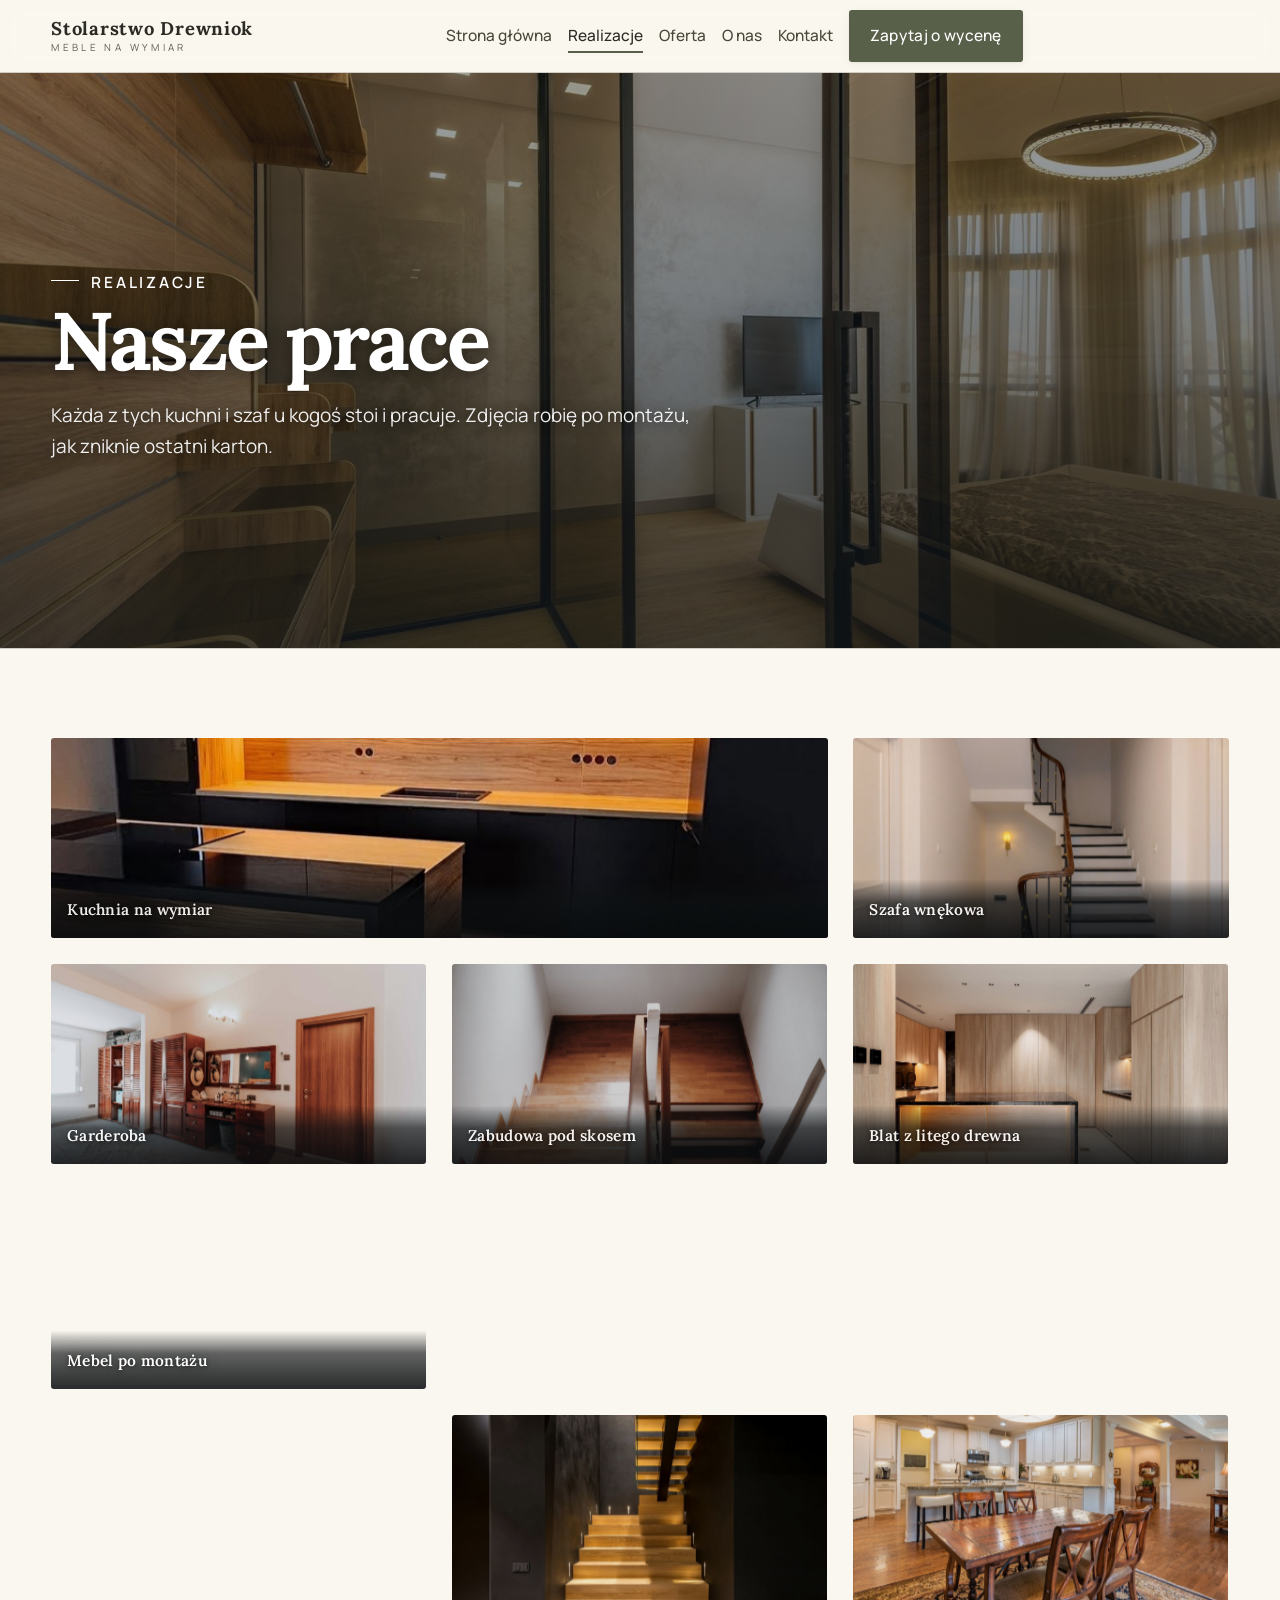
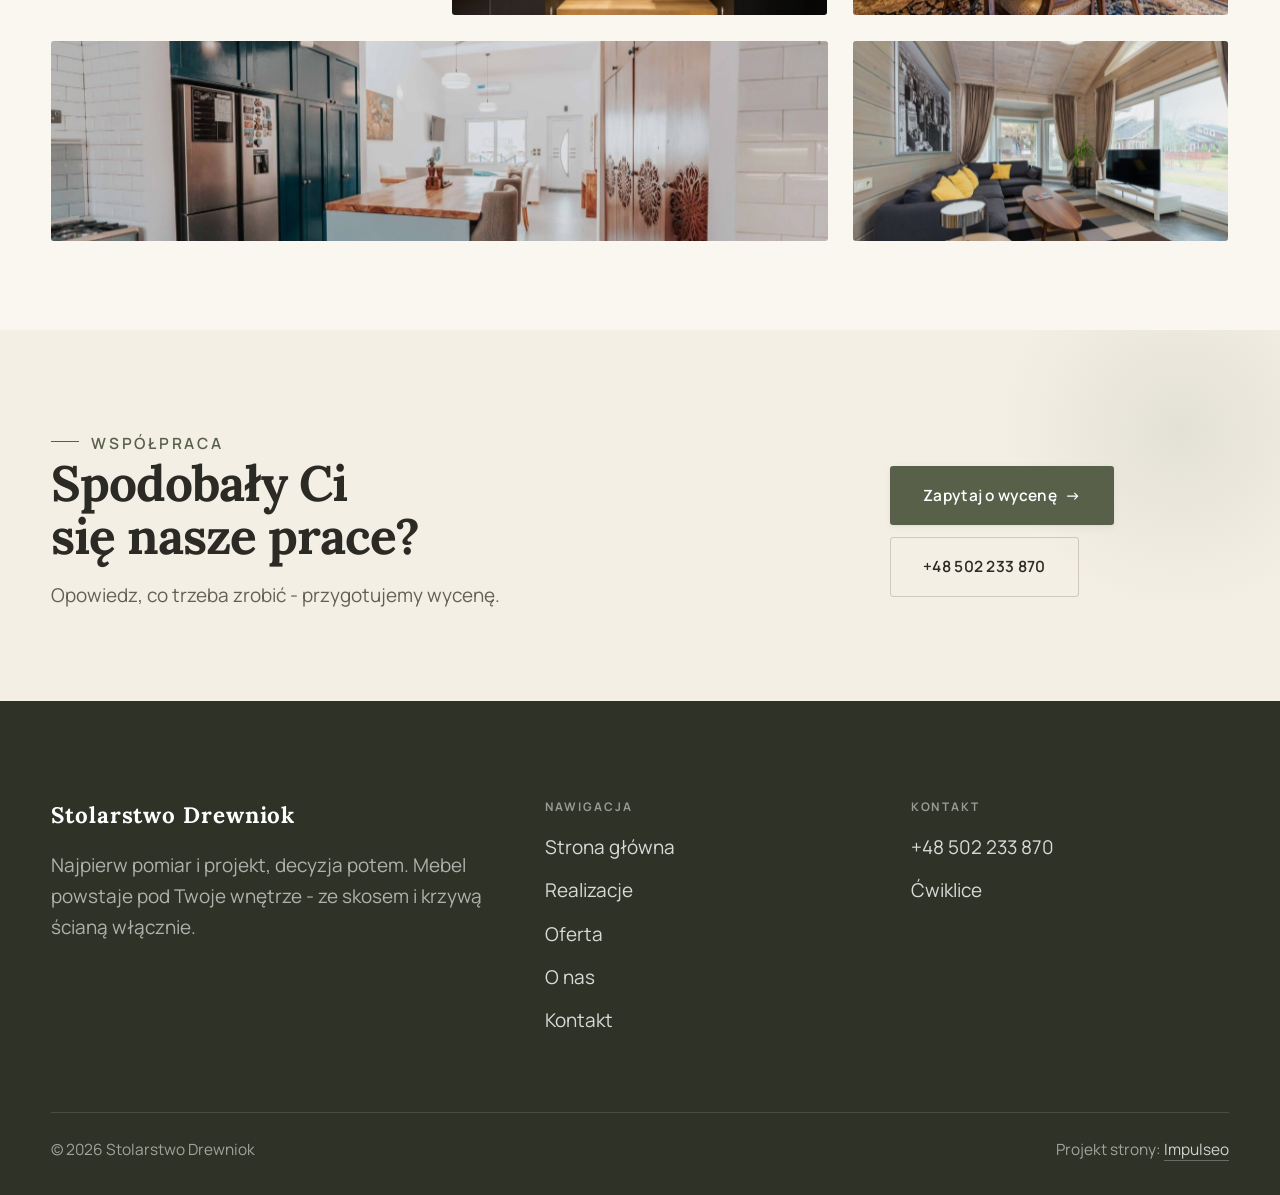
<file: realizacje.html>
<!DOCTYPE html>
<html lang="pl">
<head>
<meta charset="UTF-8">
<meta name="viewport" content="width=device-width, initial-scale=1.0">
<title>Realizacje - Stolarstwo Drewniok</title>
<meta name="description" content="Realizacje Stolarstwo Drewniok: Kuchnia na wymiar, Szafa wnękowa, Garderoba, Zabudowa pod skosem, Blat z litego drewna">
<link rel="canonical" href="https://kris20032.github.io/stolarstwo-drewniok-rozmus-tytus/realizacje.html">
<meta name="robots" content="noindex, nofollow">
<meta property="og:type" content="website">
<meta property="og:locale" content="pl_PL">
<meta property="og:site_name" content="Stolarstwo Drewniok">
<meta property="og:title" content="Realizacje - Stolarstwo Drewniok">
<meta property="og:description" content="Realizacje Stolarstwo Drewniok: Kuchnia na wymiar, Szafa wnękowa, Garderoba, Zabudowa pod skosem, Blat z litego drewna">
<meta property="og:url" content="https://kris20032.github.io/stolarstwo-drewniok-rozmus-tytus/realizacje.html">
<meta property="og:image" content="https://kris20032.github.io/stolarstwo-drewniok-rozmus-tytus/img/og.jpg">
<meta property="og:image:width" content="1200">
<meta property="og:image:height" content="630">
<meta name="twitter:card" content="summary_large_image">
<link rel="preconnect" href="https://fonts.googleapis.com">
<link rel="preconnect" href="https://fonts.gstatic.com" crossorigin>
<link href="https://fonts.googleapis.com/css2?family=Lora:wght@500;600;700&family=Manrope:wght@400;500;600&display=swap" rel="stylesheet">
<link rel="stylesheet" href="assets/styles.css?v=1788374938">
</head>
<body>

<header class="nav">
  <div class="wrap nav-inner">
    <a class="brand" href="index.html"><span class="name">Stolarstwo Drewniok</span><span class="sub">Meble na wymiar</span></a>
    <nav class="nav-links">
      <a href="index.html">Strona główna</a>
      <a href="realizacje.html" class="active" aria-current="page">Realizacje</a>
      <a href="oferta.html">Oferta</a>
      <a href="o-nas.html">O nas</a>
      <a href="kontakt.html">Kontakt</a>
      <a href="kontakt.html" class="btn btn-accent">Zapytaj o wycenę</a>
    </nav>
    <button class="nav-toggle" aria-label="Menu"><span></span><span></span><span></span></button>
  </div>
</header>

<main>
<section class="pagehead">
  <img src="img/g11.jpg" alt="Stolarstwo Drewniok - Nasze prace" width="1600" height="1068" decoding="async">
  <div class="wrap">
    <span class="eyebrow">Realizacje</span>
    <h1>Nasze prace</h1>
    <p>Każda z tych kuchni i szaf u kogoś stoi i pracuje. Zdjęcia robię po montażu, jak zniknie ostatni karton.</p>
  </div>
</section>
<section>
  <div class="wrap">
    <div class="gallery">
      <div class="tile t-two3 reveal"><img src="img/g1.jpg" alt="Kuchnia na wymiar" loading="lazy" width="717" height="720" decoding="async"><div class="cap">Kuchnia na wymiar</div></div>
      <div class="tile t-third reveal"><img src="img/g4.jpg" alt="Szafa wnękowa" loading="lazy" width="1600" height="1066" decoding="async"><div class="cap">Szafa wnękowa</div></div>
      <div class="tile t-third reveal"><img src="img/g2.jpg" alt="Garderoba" loading="lazy" width="1600" height="1067" decoding="async"><div class="cap">Garderoba</div></div>
      <div class="tile t-third reveal"><img src="img/g3.jpg" alt="Zabudowa pod skosem" loading="lazy" width="1600" height="1066" decoding="async"><div class="cap">Zabudowa pod skosem</div></div>
      <div class="tile t-third reveal"><img src="img/g5.jpg" alt="Blat z litego drewna" loading="lazy" width="1600" height="1066" decoding="async"><div class="cap">Blat z litego drewna</div></div>
      <div class="tile t-third reveal"><img src="img/g6.jpg" alt="Mebel po montażu" loading="lazy" width="1600" height="1066" decoding="async"><div class="cap">Mebel po montażu</div></div>
      <div class="tile t-two3 reveal"><img src="img/g7.jpg" alt="Stolarstwo Drewniok" loading="lazy" width="1600" height="1068" decoding="async"></div>
      <div class="tile t-third reveal"><img src="img/g8.jpg" alt="Stolarstwo Drewniok" loading="lazy" width="1600" height="1066" decoding="async"></div>
      <div class="tile t-third reveal"><img src="img/g9.jpg" alt="Stolarstwo Drewniok" loading="lazy" width="1600" height="1068" decoding="async"></div>
      <div class="tile t-third reveal"><img src="img/g10.jpg" alt="Stolarstwo Drewniok" loading="lazy" width="1600" height="1066" decoding="async"></div>
      <div class="tile t-two3 reveal"><img src="img/g12.jpg" alt="Stolarstwo Drewniok" loading="lazy" width="1600" height="1067" decoding="async"></div>
      <div class="tile t-third reveal"><img src="img/g13.jpg" alt="Stolarstwo Drewniok" loading="lazy" width="1600" height="1068" decoding="async"></div>
    </div>
  </div>
</section>
<section class="cta">
  <div class="wrap">
    <div class="reveal">
      <span class="eyebrow">Współpraca</span>
      <h2>Spodobały Ci się nasze prace?</h2>
      <p>Opowiedz, co trzeba zrobić - przygotujemy wycenę.</p>
    </div>
    <div class="cta-actions reveal">
      <a href="kontakt.html" class="btn btn-light">Zapytaj o wycenę <span class="arr">→</span></a>
      <a href="tel:+48502233870" class="btn btn-ghost btn-ghost-cta">+48 502 233 870</a>
    </div>
  </div>
</section>
</main>

<footer>
  <div class="wrap">
    <div class="foot-grid">
      <div class="foot-brand">
        <div class="name">Stolarstwo Drewniok</div>
        <p>Najpierw pomiar i projekt, decyzja potem. Mebel powstaje pod Twoje wnętrze - ze skosem i krzywą ścianą włącznie.</p>
      </div>
      <div class="foot-col">
        <h4>Nawigacja</h4>
        <a href="index.html">Strona główna</a>
        <a href="realizacje.html">Realizacje</a>
        <a href="oferta.html">Oferta</a>
        <a href="o-nas.html">O nas</a>
        <a href="kontakt.html">Kontakt</a>
      </div>
      <div class="foot-col">
        <h4>Kontakt</h4>
        <a href="tel:+48502233870">+48 502 233 870</a>
        <p>Ćwiklice</p>
      </div>
    </div>
    <div class="foot-bot">
      <span>© 2026 Stolarstwo Drewniok</span>
      <span>Projekt strony: <a class="foot-credit" href="https://impulseo.pl" target="_blank" rel="noopener">Impulseo</a></span>
    </div>
  </div>
</footer>
<div class="sticky-reserve"><a class="sr-book" href="kontakt.html">Zapytaj o wycenę</a><a class="sr-call" href="tel:+48502233870" aria-label="Zadzwoń"><svg class="ico-tel" width="16" height="16" viewBox="0 0 24 24" fill="none" aria-hidden="true"><path d="M6.6 10.8a15.5 15.5 0 0 0 6.6 6.6l2.2-2.2a1 1 0 0 1 1-.24 11.4 11.4 0 0 0 3.6.58 1 1 0 0 1 1 1V20a1 1 0 0 1-1 1A17 17 0 0 1 3 4a1 1 0 0 1 1-1h3.5a1 1 0 0 1 1 1c0 1.25.2 2.46.58 3.6a1 1 0 0 1-.25 1l-2.23 2.2Z" fill="currentColor"/></svg></a></div>
<div class="demo-wazne" data-do="2026-08-19" data-cykl="3" hidden><svg class="dw-ico" width="13" height="13" viewBox="0 0 24 24" fill="none" aria-hidden="true"><circle cx="12" cy="12" r="8.6" stroke="currentColor" stroke-width="1.8"/><path d="M12 7.2V12l3.3 2" stroke="currentColor" stroke-width="1.8" stroke-linecap="round"/></svg><span class="dw-txt"></span></div>

<script src="assets/main.js?v=2120892905"></script>
</body>
</html>
</file>
<file: assets/styles.css>
/* ============================================================
   STOLBASZ — premium, architektoniczny B2B fit-out
   Jasna paleta, zero brązu. System wg premium-web-craft.
   Projekt strony: Impulseo (impulseo.pl)
   ============================================================ */

:root{
  /* PALETA — jasna, architektoniczna, chłodna */
  --paper:#F3F1EC;          /* główne tło */
  --paper-2:#E6E3DB;        /* sekcje alternatywne (chłodny jasny szary) */
  --paper-3:#E6E3DB;        /* delikatne wypełnienia */
  --ink:#23211E;            /* tekst główny — chłodny grafit */
  --ink-soft:#43403A;       /* nagłówki drugorzędne */
  --muted:#87837A;          /* tekst poboczny */
  --line:rgba(35,33,30,.12);/* hairline */
  --accent:#8A6B3C;         /* stonowany petrol-slate — jedyny akcent */
  --accent-d:#6E5430;
  --accent-soft:rgba(138,107,60,.10);
  --dark:#23211E;           /* sekcje ciemne (stopka/CTA) */

  /* HOVER ZDJĘĆ — JEDEN standard dla całego silnika (decyzja K. 04.08.2026, artefakt z wariantami).
     AKTUALNE (K.+Szymon 09.08.2026, wybór z artefaktu 6 wariantów): zoom 1.05 przy 1.4s -
     przy tak długim czasie mocniejszy kadr NIE skacze, tylko „oddycha". Poprzedni standard
     (1.02 / .55s z 04.08) odbierany jako dynamiczny i szybki.
     Spoczynek lekko przygaszony, ale TYLKO tam, gdzie jest mysz (@media hover:hover) —
     na telefonie zdjęcia zostają w pełnej jasności. */
  --img-zoom:1.05;                   /* K.+Szymon 09.08: wariant F z artefaktu porównawczego */
  --img-rest:brightness(.95) saturate(.99);
  --img-hot:brightness(1.06) saturate(1.05);
  --img-dur:1.4s;                    /* K.+Szymon 09.08 (wariant F): powoli = elegancko */
  --img-ease:cubic-bezier(.16,.84,.44,1);  /* miękki ogon, efekt „oddychania" */

  /* ODSTĘPY — skala 4/8 */
  --space-1:4px; --space-2:8px; --space-3:12px; --space-4:16px; --space-5:24px;
  --space-6:32px; --space-7:48px; --space-8:64px; --space-9:96px; --space-10:128px;

  /* TYPOGRAFIA — fluid clamp() (skala podbita 16.07.2026: większe, czytelniejsze litery — uwaga Adama) */
  --text-sm:clamp(.9rem,.87rem + .12vw,1rem);
  --text-base:clamp(1.08rem,1.04rem + .18vw,1.2rem);
  --text-lg:clamp(1.24rem,1.15rem + .34vw,1.44rem);
  --text-h3:clamp(1.34rem,1.22rem + .55vw,1.66rem);
  --text-h2:clamp(2.1rem,1.66rem + 2.1vw,3.1rem);
  --text-h1:clamp(2.9rem,2.1rem + 4vw,5.1rem);

  /* PROMIENIE — architektoniczne, raczej ostre */
  --r-sm:3px; --r-md:6px; --r-lg:10px;

  /* RUCH */
  --ease:cubic-bezier(.25,.46,.45,.94); --dur:.24s;

  /* CIENIE — miękkie, warstwowe */
  --sh-sm:0 1px 2px rgba(16,24,32,.04), 0 2px 8px rgba(16,24,32,.05);
  --sh-md:0 2px 6px rgba(16,24,32,.05), 0 12px 28px -8px rgba(16,24,32,.12);
  --sh-lg:0 6px 14px rgba(16,24,32,.07), 0 26px 56px -18px rgba(16,24,32,.22);

  --hairline:1px solid var(--line);

  --font-display:'Lora',serif;
  --font-body:'Manrope',sans-serif;
}

*{box-sizing:border-box;margin:0;padding:0}
html{scroll-behavior:smooth}
body{
  font-family:var(--font-body);
  font-size:var(--text-base);
  line-height:1.65;
  color:var(--ink);
  background:var(--paper);
  -webkit-font-smoothing:antialiased;
  text-rendering:optimizeLegibility;
}
img{max-width:100%;height:auto;display:block}  /* height:auto = width/height z atrybutów trzyma proporcje (TOP#12) */
a{color:inherit;text-decoration:none}

.wrap{width:min(92%,1180px);margin-inline:auto}
section{padding-block:clamp(52px,6.5vw,96px)}

h1,h2,h3{font-family:var(--font-display);font-weight:700;line-height:1.08;letter-spacing:-.02em;color:var(--ink)}
h1{font-size:var(--text-h1);letter-spacing:-.035em}
h2{font-size:var(--text-h2);letter-spacing:-.025em}
h3{font-size:var(--text-h3)}
/* MIARA — długość wiersza. WCAG 2.2 SC 1.4.8: max 80 znaków; Butterick: 45–90.
   68ch daje realnie 72–78 znaków polskiego tekstu, czyli z zapasem pod granicą.
   Wcześniej limit miał TYLKO <p> — <li>, <blockquote> i <dd> nie miały żadnego,
   i to jedyny powód, dla którego 23 bloki na dwóch oddanych stronach jadą po
   83–106 znaków w wierszu (pomiar 07.08.2026, bramka `miara`).
   ⚠️ Listy i definicje ograniczamy TYLKO bez klasy: `ul`/`ol` z klasą to u nas
   układ (siatki kafli, menu), a nie tekst ciągły — tam miarę wyznacza układ. */
/* 60ch, nie 68ch (K. 10.08): po zmianie fontów na węższe kroje (DM Sans i spółka)
   w 68ch mieściło się ~90 znaków - bramka pikselowa słusznie zgłaszała przekroczenie
   granicy 80. Pomiar na żywej przeglądarce: 60ch = 90 znaków, 53ch = ~78 znaków, czyli normę WCAG 1.4.8. */
:root{ --miara:53ch }
p{max-width:min(100%,var(--miara))}
blockquote,
ul:not([class])>li, ol:not([class])>li,
dl:not([class])>dd{max-width:min(100%,var(--miara))}

/* ⚠️ Świadomie BEZ wyjątku `.tile p,.card p,.svc p{max-width:none}`, choć nasuwa się sam:
   te akapity BYŁY już ograniczone (stare `p{max-width:65ch}`), więc „wyjątek" nie odblokowałby
   niczego nowego — tylko ROZLUŹNIŁ stan sprzed zmiany na wszystkich demach naraz.
   `figcaption` żadna z reguł wyżej nie dotyczy, więc też nie potrzebuje zwolnienia. */

/* ŁAMANIE. `balance` wyrównuje długości wierszy w nagłówku, `pretty` pilnuje ostatniego
   wiersza akapitu, żeby nie został w nim jeden wyraz. Obsługiwane od Chrome 117 /
   Safari 17.5; starsze przeglądarki po prostu ignorują tę własność.
   `text-wrap:pretty` nie występowało dotąd ANI RAZ w silniku ani w repo klientów. */
h1,h2,h3,.lead,.lede{text-wrap:balance}
p,li,blockquote,dd{text-wrap:pretty}

.eyebrow{
  font-family:var(--font-body);
  font-size:var(--text-sm);
  font-weight:600;
  letter-spacing:.18em;
  text-transform:uppercase;
  color:var(--accent);
  display:inline-flex;align-items:center;gap:var(--space-3);
}
/* flex:none + margin-top = kreska trzyma się PIERWSZEJ linii. Wcześniej align-items:center
   centrowało ją względem całego bloku i przy zawinięciu (długi kicker typu
   „…WNĘTRZ · LESZNO · OD 2019") druga linia lądowała z brzydkim wcięciem. */
.eyebrow{align-items:flex-start}
.eyebrow>*,.eyebrow{text-wrap:balance}   /* dlugi kicker lamal sie na sierote typu samo „2019" w drugiej linii */
.eyebrow::before{content:"";width:28px;height:1px;background:var(--accent);display:inline-block;flex:none;margin-top:.62em}

.muted{color:var(--muted)}
.lead{font-size:var(--text-lg);line-height:1.55;color:var(--ink-soft);max-width:50ch}

/* ---------- BUTTONS ---------- */
.btn{
  display:inline-flex;align-items:center;gap:var(--space-2);
  font-weight:600;font-size:var(--text-sm);letter-spacing:.02em;
  padding:var(--space-4) var(--space-6);
  border-radius:var(--r-sm);
  transition:transform var(--dur) var(--ease),box-shadow var(--dur) var(--ease),background var(--dur) var(--ease);
  cursor:pointer;border:1px solid transparent;
}
.btn-accent{background:var(--accent);color:#fff;box-shadow:var(--sh-sm)}
.btn-accent:hover{background:var(--accent-d);transform:translateY(-2px);box-shadow:var(--sh-md)}
.btn-accent:active{transform:translateY(0);box-shadow:var(--sh-sm)}
.btn-ghost{background:transparent;color:var(--ink);border-color:var(--line)}
.btn-ghost:hover{border-color:var(--accent);color:var(--accent);transform:translateY(-2px)}
.btn-light{background:#fff;color:var(--ink);box-shadow:var(--sh-sm)}
.btn-light:hover{transform:translateY(-2px);box-shadow:var(--sh-md)}
.btn .arr{transition:transform var(--dur) var(--ease)}
.btn:hover .arr{transform:translateX(4px)}

/* ---------- NAV ---------- */
.nav{
  position:sticky;top:0;z-index:50;
  background:color-mix(in srgb,var(--paper) 88%,transparent);
  backdrop-filter:saturate(140%) blur(10px);
  border-bottom:var(--hairline);
}
.nav-inner{display:flex;align-items:center;justify-content:space-between;gap:var(--space-5);height:72px}
/* ANTY-NACHODZENIE (K. 05.08.2026): długa nazwa firmy + przycisk z pełnym numerem nie mieściły się w pasku
   i flex ściskał linki PONIŻEJ ich treści - "Kontakt" wchodził na ramkę "Zadzwoń +48 ...". Teraz ustępuje
   nazwa marki (skrót wielokropkiem), a menu i przycisk nigdy się nie kurczą ani nie zachodzą na siebie. */
.brand{display:flex;flex-direction:column;line-height:1;min-width:0;flex:0 1 auto}
.brand .name{font-family:var(--font-display);font-weight:800;font-size:1.35rem;letter-spacing:.04em;white-space:nowrap;overflow:hidden;text-overflow:ellipsis}
.brand .sub{font-size:.62rem;letter-spacing:.34em;text-transform:uppercase;color:var(--muted);margin-top:5px;white-space:nowrap;overflow:hidden;text-overflow:ellipsis}
.nav-links{display:flex;align-items:center;gap:var(--space-6);flex:0 0 auto}
.nav-links a{font-size:var(--text-sm);font-weight:500;color:var(--ink-soft);position:relative;padding-block:4px;white-space:nowrap;transition:color var(--dur) var(--ease)}
.nav-links a::after{content:"";position:absolute;left:0;bottom:0;width:0;height:1.5px;background:var(--accent);transition:width var(--dur) var(--ease)}
.nav-links a:hover,.nav-links a.active{color:var(--ink)}
.nav-links a:hover::after,.nav-links a.active::after{width:100%}
.nav-links .btn{padding:var(--space-2) var(--space-5)}
/* przyciski w nav: właściwy kolor (przebij .nav-links a) + bez podkreślenia */
.nav-links a.btn-accent{color:#fff}
.nav-links a.btn-ghost,.nav-links a.btn-light{color:var(--ink)}
.nav-links a.btn::after{display:none}
.nav-toggle{display:none;background:none;border:none;cursor:pointer;flex-direction:column;gap:5px;padding:8px}
.nav-toggle span{width:24px;height:2px;background:var(--ink);transition:var(--dur)}
/* Ciasny zakres MIĘDZY menu mobilnym a pełnym pulpitem: zbijamy odstępy i nazwę marki,
   żeby wszystko zmieściło się naturalnie, zanim w ogóle dojdzie do skracania wielokropkiem. */
@media(max-width:1280px) and (min-width:921px){
  .nav-links{gap:var(--space-4)}
  .nav-links .btn{padding:var(--space-2) var(--space-4)}
  .brand .name{font-size:1.15rem}
}

/* ---------- HERO (split) ---------- */
.hero{position:relative;overflow:hidden;border-bottom:var(--hairline)}
.hero-grid{display:grid;grid-template-columns:1.05fr .95fr;gap:clamp(24px,4vw,60px);align-items:center;
  padding-block:clamp(36px,4.5vw,64px)}
.hero-copy .eyebrow{margin-bottom:var(--space-5)}
.hero-copy h1{margin-bottom:var(--space-5)}
.hero-copy .lead{margin-bottom:var(--space-7)}
.hero-actions{display:flex;flex-wrap:wrap;gap:var(--space-4)}
.hero-art{position:relative;aspect-ratio:4/3;border-radius:var(--r-lg);overflow:hidden;box-shadow:var(--sh-lg)}
.hero-art img{width:100%;height:100%;object-fit:cover}
.hero-art::after{content:"";position:absolute;inset:0;background:linear-gradient(180deg,transparent 55%,rgba(18,24,28,.28))}
.hero-badge{position:absolute;left:var(--space-5);bottom:var(--space-5);z-index:2;
  background:rgba(252,252,251,.94);backdrop-filter:blur(4px);
  border-radius:var(--r-md);padding:var(--space-4) var(--space-5);box-shadow:var(--sh-md);max-width:78%}
.hero-badge strong{display:block;font-family:var(--font-display);font-size:1rem;letter-spacing:-.01em}
.hero-badge span{font-size:var(--text-sm);color:var(--muted)}

/* ---------- HERO duży / kinowy (strona główna) ---------- */
.hero-cine{position:relative;min-height:clamp(560px,82vh,840px);min-height:clamp(560px,82svh,840px);display:flex;align-items:center;overflow:hidden;border-bottom:var(--hairline)}
.hero-cine>img{position:absolute;inset:0;width:100%;height:100%;object-fit:cover;z-index:0}
.hero-cine::after{content:"";position:absolute;inset:0;z-index:1;
  background:linear-gradient(95deg,rgba(13,18,23,.86) 0%,rgba(13,18,23,.64) 32%,rgba(13,18,23,.24) 62%,rgba(13,18,23,.04) 100%)}
.hero-cine .wrap{position:relative;z-index:2;padding-block:var(--space-8)}
.hero-cine .hero-copy{max-width:660px}
.hero-cine .eyebrow{color:#fff;margin-bottom:var(--space-5)}
.hero-cine .eyebrow::before{background:#fff}
.hero-cine h1{color:#fff;margin-bottom:var(--space-5);font-size:clamp(2.9rem,2rem + 4.4vw,5.2rem);text-wrap:balance}
.hero-cine .lead{color:rgba(255,255,255,.92);max-width:48ch;margin-bottom:var(--space-7)}
.hero-cine .hero-actions{display:flex;flex-wrap:wrap;gap:var(--space-4)}
/* NISKIE OKNO (laptop z dokiem i paskami przeglądarki ma ~700-780 px wysokości widoku):
   H1 do 5.2rem + długi lead nie mieściły się i przyciski wypadały POD krawędź ekranu -
   klient widział stronę bez ani jednego CTA. Skalujemy w dół, zamiast przycinać treść. */
@media(min-width:821px) and (max-height:820px){
  .hero-cine{min-height:clamp(520px,94svh,780px)}
  .hero-cine .wrap{padding-block:var(--space-6)}
  .hero-cine h1{font-size:clamp(2.2rem,1.5rem + 2.6vw,3.6rem);margin-bottom:var(--space-4)}
  .hero-cine .eyebrow{margin-bottom:var(--space-4)}
  .hero-cine .lead{margin-bottom:var(--space-5);max-width:44ch}
}
@media(max-width:680px){
  .hero-cine{min-height:clamp(520px,76vh,640px);min-height:clamp(520px,76svh,640px);align-items:flex-end}
  .hero-cine::after{background:linear-gradient(0deg,rgba(13,18,23,.9) 6%,rgba(13,18,23,.45) 55%,rgba(13,18,23,.25) 100%)}
  .hero-cine .wrap{padding-bottom:var(--space-9)}
  /* TELEFON (~90% oglądających): lead potrafił zająć 8 linii i zepchnąć CTA poza pierwszy ekran.
     Zwężamy interlinię i skalę - treści nie ucinamy, bo to ona sprzedaje. */
  .hero-cine .lead{font-size:.98rem;line-height:1.5;margin-bottom:var(--space-5)}
  .hero-cine .eyebrow{font-size:.72rem;letter-spacing:.13em;margin-bottom:var(--space-4)}
  .hero-cine .eyebrow::before{width:20px}
  .hero-cine h1{margin-bottom:var(--space-4)}
}

/* full-bleed hero variant (podstrony) */
.pagehead{position:relative;min-height:46vh;min-height:46svh;display:flex;align-items:flex-end;overflow:hidden;border-bottom:var(--hairline)}
.pagehead img{position:absolute;inset:0;width:100%;height:100%;object-fit:cover}
/* 10.08.2026 (decyzja K.): mocniejsze przyciemnienie + cień pod tekstem. Bramka mierzyła na
   nagłówkach podstron 3,38-3,43:1 przy wymaganych 4,5 — jasne zdjęcie (hala, śnieg, niebo)
   podchodziło pod biały tekst. Zdjęcia klientów są różne, więc kontrast musi dawać WARSTWA,
   a nie szczęśliwy dobór kadru. */
.pagehead::after{content:"";position:absolute;inset:0;background:linear-gradient(180deg,rgba(18,24,28,.40),rgba(18,24,28,.76))}
.pagehead .wrap{position:relative;z-index:2;padding-block:var(--space-9);color:#fff}
.pagehead h1{color:#fff;max-width:18ch;text-shadow:0 2px 16px rgba(0,0,0,.55)}
.pagehead .eyebrow{color:#fff}
.pagehead .eyebrow::before{background:#fff}
.pagehead p{color:rgba(255,255,255,.92);margin-top:var(--space-4);max-width:54ch;text-shadow:0 1px 12px rgba(0,0,0,.5)}

/* ---------- STRIP (pasek skrótów / liczby) ---------- */
.strip{background:var(--dark);color:#fff}
/* PASEK HASEŁ — standard 04.08.2026 (decyzja K.): 5 haseł w JEDNYM rzędzie, tekst WYŚRODKOWANY,
   węższe marginesy boczne niż reszta strony (pasek ma iść szerzej), równe wysokości kolumn. */
.strip .wrap{width:min(96%,1440px);display:grid;grid-template-columns:repeat(5,1fr);
  gap:var(--space-5);padding-block:var(--space-7);align-items:stretch}
.strip .item .k{font-family:var(--font-display);font-size:clamp(1.05rem,.82rem + .85vw,1.55rem);
  font-weight:800;letter-spacing:-.02em;color:#fff;line-height:1.18;text-wrap:balance}
.strip .item .v{font-size:var(--text-sm);color:rgba(255,255,255,.66);margin-top:var(--space-2);line-height:1.4}
.strip .item{border-left:2px solid var(--accent);padding-inline:var(--space-4);
  text-align:center;display:flex;flex-direction:column;justify-content:center}
/* liczba kolumn = liczba haseł, żeby ostatnie nie zostawało samo w drugim rzędzie.
   Klasę n-N nadaje multipage.py; domyślnie (bez klasy) pasek jest 5-kolumnowy. */
.strip.n-2 .wrap{grid-template-columns:repeat(2,1fr)}
.strip.n-3 .wrap{grid-template-columns:repeat(3,1fr)}
.strip.n-4 .wrap{grid-template-columns:repeat(4,1fr);gap:var(--space-6)}
.strip.n-4 .item .k{font-size:clamp(1.3rem,1rem + 1.1vw,2rem)}
.strip.n-6 .wrap{grid-template-columns:repeat(6,1fr);gap:var(--space-4)}
.strip.n-6 .item .k{font-size:clamp(.98rem,.8rem + .7vw,1.35rem)}
/* równe łamanie: zamiast "długa linia + jedno słowo" obie linie zbliżonej długości */
.strip .item .k{text-wrap:balance}

/* ---------- SECTION HEAD ---------- */
.head{max-width:48rem;margin-bottom:var(--space-8)}
.head.center{margin-inline:auto;text-align:center}
.head .eyebrow{margin-bottom:var(--space-4)}
.head h2{margin-bottom:var(--space-4)}
.head p{color:var(--muted);font-size:var(--text-lg);line-height:1.55}
.head.center p{margin-inline:auto}

/* ---------- INTRO SPLIT ---------- */
.split{display:grid;grid-template-columns:.92fr 1.08fr;gap:clamp(28px,5vw,80px);align-items:center}
.split.rev{grid-template-columns:1.08fr .92fr}
.split.rev .split-art{order:-1}
.split-art{position:relative;aspect-ratio:5/4;border-radius:var(--r-lg);overflow:hidden;box-shadow:var(--sh-lg)}
.split-art img{width:100%;height:100%;object-fit:cover}
.split-copy h2{margin-bottom:var(--space-5)}
.split-copy p+p{margin-top:var(--space-4)}
.split-copy .btn{margin-top:var(--space-6)}

/* ---------- SERVICES (zakres) ---------- */
.svc-grid{display:grid;grid-template-columns:repeat(auto-fit,minmax(280px,1fr));gap:var(--space-5)}
.svc{background:#fff;border:var(--hairline);border-radius:var(--r-md);padding:var(--space-7) var(--space-6);
  transition:transform var(--dur) var(--ease),box-shadow var(--dur) var(--ease),border-color var(--dur) var(--ease);
  position:relative;overflow:hidden}
.svc::before{content:"";position:absolute;left:0;top:0;width:3px;height:0;background:var(--accent);transition:height var(--dur) var(--ease)}
.svc:hover{transform:translateY(-4px);box-shadow:var(--sh-md);border-color:transparent}
.svc:hover::before{height:100%}
.svc .ic{font-family:var(--font-display);font-size:.8rem;font-weight:700;letter-spacing:.12em;color:var(--accent);margin-bottom:var(--space-4)}
.svc h3{margin-bottom:var(--space-3);font-size:1.22rem}
.svc p{color:var(--muted);font-size:var(--text-base);line-height:1.6}

/* big detailed service rows */
.svc-row{display:grid;grid-template-columns:.8fr 1.2fr;gap:clamp(20px,4vw,60px);align-items:center;padding-block:var(--space-8)}
.svc-row+.svc-row{border-top:var(--hairline)}
.svc-row.rev{grid-template-columns:1.2fr .8fr}
/* Naprzemienny układ wierszy oferty: co drugi wiersz ma zdjęcie po PRAWEJ.
   Było `order:-1` — martwy kod, bo zdjęcie i tak jest pierwszym dzieckiem w HTML,
   więc wszystkie wiersze wyglądały identycznie (zdjęcie zawsze z lewej), a `rev`
   zmieniało tylko szerokość kolumn. Znalezione 29.07.2026 przy różnicowaniu kierunków
   animacji (pomiar pozycji: art.mid 390/502 przy row.mid 756 — zawsze lewa strona). */
.svc-row.rev .svc-row-art{order:2}
.svc-row-art{aspect-ratio:4/3;border-radius:var(--r-md);overflow:hidden;box-shadow:var(--sh-md)}
.svc-row-art img{width:100%;height:100%;object-fit:cover}
.svc-row h3{font-size:1.5rem;margin-bottom:var(--space-4)}
.svc-row .num{font-family:var(--font-display);font-size:.85rem;font-weight:700;letter-spacing:.14em;color:var(--accent);display:block;margin-bottom:var(--space-3)}
.svc-row ul{list-style:none;margin-top:var(--space-4);display:flex;flex-direction:column;gap:var(--space-2)}
.svc-row li{position:relative;padding-left:var(--space-5);color:var(--muted);font-size:var(--text-base)}
.svc-row li::before{content:"";position:absolute;left:0;top:.62em;width:8px;height:1px;background:var(--accent)}

/* ---------- GALLERY (realizacje) ---------- */
.gallery{display:grid;grid-template-columns:repeat(12,1fr);gap:var(--space-4);grid-auto-rows:200px}
/* GALERIA MASONRY — pionowe zdjęcia (portrety beauty/wellness) bez przycinania: kolumny, height auto */
.gallery-masonry{column-count:3;column-gap:var(--space-4)}
@media(max-width:900px){.gallery-masonry{column-count:2}}
@media(max-width:560px){.gallery-masonry{column-count:1}}
.gallery-masonry .m-tile{break-inside:avoid;margin:0 0 var(--space-4);padding:0;position:relative;overflow:hidden;border-radius:var(--r-md);border:1px solid var(--line)}
.gallery-masonry .m-tile img{width:100%;height:auto;display:block}
.gallery-masonry .m-tile .cap{position:absolute;left:0;right:0;bottom:0;padding:var(--space-4);color:#fff;background:linear-gradient(0deg,rgba(0,0,0,.55),transparent);font-size:var(--text-sm)}
.gallery-masonry .m-tile .cap small{display:block;font-weight:400;opacity:.78;letter-spacing:.04em;text-transform:uppercase;font-size:.66rem;margin-top:3px}
.tile{position:relative;overflow:hidden;border-radius:var(--r-md);box-shadow:var(--sh-sm);
  transition:transform var(--dur) var(--ease),box-shadow var(--dur) var(--ease)}
.tile img{width:100%;height:100%;object-fit:cover;
  transition:transform var(--img-dur) var(--img-ease),filter var(--img-dur) var(--img-ease)}
.tile:hover{box-shadow:var(--sh-md)}
.tile .cap{position:absolute;left:0;right:0;bottom:0;padding:var(--space-5) var(--space-4) var(--space-4);
  /* mocniejszy spad + cien pod tekstem: na JASNYCH zdjeciach klienta (biale fronty, sciany)
     slaby gradient dawal kontrast ~1.5:1 zamiast wymaganych 3.6:1 (bramka wygladu, 10.08.2026).
     Bardzo jasne zdjecia (jasne schody/wnetrza) nadal spadaly do ~1.1-1.6:1, wiec od 13.08.2026
     spad ma dodatkowy solidny blok pod samym tekstem (nie tylko gradient), zeby kontrast byl
     staly niezaleznie od jasnosci konkretnego zdjecia. */
  background:linear-gradient(transparent 10%,rgba(14,18,20,.72) 45%,rgba(10,13,15,.97) 100%);color:#fff;
  text-shadow:0 1px 4px rgba(0,0,0,.85),0 0 12px rgba(0,0,0,.5);
  font-size:var(--text-sm);font-weight:600;letter-spacing:.01em;
  opacity:0;transform:translateY(8px);transition:var(--dur) var(--ease)}
.tile:hover .cap{opacity:1;transform:translateY(0)}
.tile .cap small{display:block;font-weight:400;opacity:.78;letter-spacing:.04em;text-transform:uppercase;font-size:.66rem;margin-top:3px}
/* bento spans */
.t-wide{grid-column:span 6}
.t-tall{grid-column:span 6;grid-row:span 2}
.t-std{grid-column:span 6}
.t-third{grid-column:span 4}
.t-two3{grid-column:span 8}

/* ---------- TRUST / WIARYGODNOŚĆ ---------- */
.trust{background:var(--paper-2)}
.trust-grid{display:grid;grid-template-columns:repeat(auto-fit,minmax(240px,1fr));gap:var(--space-5);margin-top:var(--space-7)}
.trust-card{background:#fff;border-radius:var(--r-md);padding:var(--space-7) var(--space-6);box-shadow:var(--sh-sm);border-top:3px solid var(--accent)}
.trust-card .big{font-family:var(--font-display);font-size:clamp(1.8rem,1.3rem + 1.6vw,2.6rem);font-weight:800;letter-spacing:-.02em;color:var(--ink);line-height:1}
.trust-card h3{font-size:1.12rem;margin:var(--space-3) 0 var(--space-2)}
.trust-card p{color:var(--muted);font-size:var(--text-base);line-height:1.55}

/* ---------- CTA band ---------- */
.cta{background:var(--dark);color:#fff;position:relative;overflow:hidden}
/* telefon w CTA: na ciemnym tle biały (domyślnie), rodziny z JASNYM tłem CTA
   nadpisują to u siebie - wcześniej kolor siedział w stylu inline i wygrywał z rodziną. */
.cta .btn-ghost-cta{color:#fff;border-color:rgba(255,255,255,.3)}
.cta .wrap{display:grid;grid-template-columns:1.4fr .6fr;gap:var(--space-7);align-items:center;position:relative;z-index:2}
.cta h2{color:#fff;max-width:20ch}
.cta p{color:rgba(255,255,255,.74);margin-top:var(--space-4)}
.cta-actions{display:flex;flex-direction:column;gap:var(--space-3);align-items:flex-start}
.cta::before{content:"";position:absolute;right:-80px;top:-80px;width:360px;height:360px;border-radius:50%;
  background:radial-gradient(circle,var(--accent-soft),transparent 70%)}

/* ---------- CONTACT ---------- */
.contact-grid{display:grid;grid-template-columns:.85fr 1.15fr;gap:clamp(28px,4vw,56px);align-items:start}
.info-list{display:flex;flex-direction:column;gap:var(--space-2)}
.info-row{display:flex;gap:var(--space-4);align-items:flex-start;padding-block:var(--space-4);border-bottom:var(--hairline)}
.info-row .ic{flex:none;width:42px;height:42px;display:grid;place-items:center;border-radius:50%;
  background:var(--accent-soft);color:var(--accent);font-size:1.05rem}
.info-row .lbl{font-size:.72rem;letter-spacing:.14em;text-transform:uppercase;color:var(--muted)}
.info-row .val{font-weight:600;font-size:var(--text-base);margin-top:2px}
.info-row a.val:hover{color:var(--accent)}
.map{border:none;border-radius:var(--r-lg);box-shadow:var(--sh-md);width:100%;height:100%;min-height:380px;filter:grayscale(.2) contrast(1.02)}
.form{background:#fff;border:var(--hairline);border-radius:var(--r-lg);padding:clamp(24px,3vw,40px);box-shadow:var(--sh-sm)}
.form .fld{margin-bottom:var(--space-5)}
.form label{display:block;font-size:var(--text-sm);font-weight:600;margin-bottom:var(--space-2)}
.form input,.form textarea{width:100%;font-family:inherit;font-size:var(--text-base);color:var(--ink);
  padding:var(--space-4);border:var(--hairline);border-radius:var(--r-sm);background:var(--paper);transition:border-color var(--dur)}
.form input:focus,.form textarea:focus{outline:none;border-color:var(--accent);background:#fff}
.form textarea{resize:vertical;min-height:120px}
.form .note{font-size:var(--text-sm);color:var(--muted);margin-top:var(--space-3)}

/* ---------- FOOTER ---------- */
footer{background:var(--dark);color:#fff;padding-block:var(--space-9) var(--space-6)}
.foot-grid{display:grid;grid-template-columns:1.4fr 1fr 1fr;gap:var(--space-7);margin-bottom:var(--space-8)}
.foot-brand .name{font-family:var(--font-display);font-weight:800;font-size:1.4rem;letter-spacing:.04em}
.foot-brand p{color:rgba(255,255,255,.62);margin-top:var(--space-4);font-size:var(--text-base);max-width:38ch}
.foot-col h4{font-size:.74rem;letter-spacing:.16em;text-transform:uppercase;color:rgba(255,255,255,.5);margin-bottom:var(--space-4)}
.foot-col a,.foot-col p{display:block;color:rgba(255,255,255,.82);font-size:var(--text-base);margin-bottom:var(--space-3)}
.foot-col a:hover{color:#fff}
.foot-bot{border-top:1px solid rgba(255,255,255,.12);padding-top:var(--space-5);display:flex;justify-content:space-between;flex-wrap:wrap;gap:var(--space-3);
  font-size:var(--text-sm);color:rgba(255,255,255,.55)}
.foot-bot a:hover{color:#fff}
/* Podpis w stopce = klikalny link do impulseo.pl (31.07.2026). Ma być WIDOCZNIE klikalny,
   ale nie krzyczeć - stąd sam kolor jaśniejszy + delikatne podkreślenie na najeździe. */
.foot-bot a.foot-credit{color:rgba(255,255,255,.78);text-decoration:none;border-bottom:1px solid rgba(255,255,255,.28)}
.foot-bot a.foot-credit:hover{color:#fff;border-bottom-color:#fff}

/* ---------- REVEAL ---------- */
.reveal{opacity:0;transform:translateY(22px);transition:opacity .6s var(--ease),transform .6s var(--ease)}
.reveal.in{opacity:1;transform:none}

/* ---------- RESPONSIVE ---------- */
@media(max-width:920px){
  .hero-grid,.split,.split.rev,.svc-row,.svc-row.rev,.cta .wrap,.contact-grid,.foot-grid{grid-template-columns:1fr}
  .split.rev .split-art,.svc-row.rev .svc-row-art{order:0}
  .hero-art{aspect-ratio:16/10;max-height:420px}
  .strip .wrap,.strip.n-2 .wrap,.strip.n-3 .wrap,.strip.n-4 .wrap,.strip.n-6 .wrap{grid-template-columns:repeat(2,1fr);gap:var(--space-6)}
  .strip .item .k,.strip.n-6 .item .k{font-size:clamp(1.3rem,1.1rem + 1vw,2rem)}
  .gallery{grid-auto-rows:180px}
  .t-wide,.t-tall,.t-std,.t-third,.t-two3{grid-column:span 6}
  .t-tall{grid-row:span 1}
  .cta-actions{flex-direction:row;flex-wrap:wrap}
  .foot-grid{gap:var(--space-6)}
}
@media(max-width:680px){
  .nav-links{position:fixed;inset:72px 0 auto 0;background:var(--paper);flex-direction:column;align-items:stretch;
    gap:0;padding:var(--space-4) 6%;border-bottom:var(--hairline);box-shadow:var(--sh-md);
    transform:translateY(-120%);transition:transform var(--dur) var(--ease)}
  .nav-links.open{transform:translateY(0)}
  .nav-links a{padding-block:var(--space-4);border-bottom:var(--hairline)}
  .nav-links .btn{margin-top:var(--space-3);justify-content:center}
  .nav-toggle{display:flex}
  .strip .wrap,.strip.n-2 .wrap,.strip.n-3 .wrap,.strip.n-4 .wrap,.strip.n-6 .wrap{grid-template-columns:1fr}
  .gallery{grid-template-columns:repeat(6,1fr)}
  .foot-grid{grid-template-columns:1fr}
}
@media(prefers-reduced-motion:reduce){
  /* audyt 09.08 TOP#14: samo skrócenie duration przy animacji INFINITE = stroboskop
     (pętla .01ms miga ekranem); iteration-count:1 gasi pętlę naprawdę. Pseudoelementy
     też - tła hero (gastro/studio) animują ::before/img, blanket na * ich nie łapał. */
  *,*::before,*::after{animation-duration:.01ms!important;animation-iteration-count:1!important;animation-delay:0s!important;transition:none!important}
  .reveal{opacity:1!important;transform:none!important}
  html{scroll-behavior:auto}
}

/* ============================================================
   PREMIUM LAYER — destylat deep-researchu branż (anty-AI, spokój).
   Zmienne STOLBASZ (--accent/--ink/--paper/--line/--dark). Ruch ledwo
   zauważalny, krzywa cubic-bezier(.16,.84,.44,1); prefers-reduced-motion
   pokryte blanketem wyżej. Karty hairline zamiast cieni = #1 sygnał „nie-AI".
   ============================================================ */

/* więcej oddechu między sekcjami (liderzy: 110-130px) */
section{padding-block:clamp(64px,8vw,128px)}

/* 1) Aksamitny reveal — dłuższa, miękka krzywa zamiast „skoku" */
.reveal{transition:opacity .9s cubic-bezier(.16,.84,.44,1),transform .9s cubic-bezier(.16,.84,.44,1);will-change:opacity,transform}
/* stagger TYLKO w galerii (tam pozycja = porządek dzieci) */
.gallery .reveal:nth-child(2){transition-delay:.07s}
.gallery .reveal:nth-child(3){transition-delay:.14s}
.gallery .reveal:nth-child(4){transition-delay:.21s}
.gallery .reveal:nth-child(5){transition-delay:.28s}
.gallery .reveal:nth-child(6){transition-delay:.35s}

/* 2) Hero STATYCZNY na .hero-cine — Ken Burns CAŁKIEM WYŁĄCZONY 26.06 (3. zgłoszenie Szymona).
   GENEZA: animowanie scale na <img> hero z teksturami (cegły/framugi) re-samplinguje obraz
   klatka po klatce → na części ekranów drobne drganie/shimmer = „heroshot się trzęsie".
   translateY usunięto wcześniej, scale-only + will-change/GPU NIE wystarczyły do GWARANCJI gładkości.
   Krzysztof zażądał pewności („make sure, że błąd się nie pojawi") > efekt. Zero animacji = 0% drgania.
   Delikatny zoom zostaje TYLKO w pełnoekranowych hero gastro/studio (hg-bg/hs-bg — tło, inny
   mechanizm, chwalone, nigdy nie zgłaszane). NIE wracać do KB na .hero-cine bez realnego testu
   na sprzęcie klienta — to ryzyko regresji „trzęsienia”. */
/* BEZPIECZNY "wow" na hero = jednorazowy FADE-IN (opacity), nie zoom.
   opacity nie dotyka bitmapy → gładkie na KAŻDYM zdjęciu/ekranie/GPU, zero ryzyka migotania.
   Geometryczny ruch (scale/translate) na .hero-cine jest ZAKAZANY (bramka pilnuje). */
@keyframes heroFade{from{opacity:0}to{opacity:1}}
.hero-cine>img{transform:none;animation:heroFade 1.1s ease-out both}

/* 3) Akcentowy hairline pod nagłówkiem sekcji, który „rysuje się" przy wejściu */
.head h2{position:relative;padding-bottom:18px}
.head h2::after{content:"";position:absolute;left:0;bottom:0;height:1px;width:0;background:var(--accent);transition:width 1s cubic-bezier(.16,.84,.44,1) .15s}
.head.center h2::after{left:50%;transform:translateX(-50%)}
.head.reveal.in h2::after,.head.center.reveal.in h2::after{width:54px}

/* 4) Karty HAIRLINE zamiast cieni/zaokrągleń (najmocniejszy anty-AI detal) */
.svc{background:transparent;border:1px solid var(--line);border-radius:var(--r-sm);box-shadow:none}
.svc:hover{box-shadow:none;border-color:var(--accent);transform:translateY(-3px)}
.trust-card{background:transparent;box-shadow:none;border:1px solid var(--line);border-top:2px solid var(--accent);border-radius:var(--r-sm)}
.tile{box-shadow:none;border-radius:var(--r-sm)}
.tile:hover{box-shadow:none}

/* 5) Sticky-nav kondensuje się po przewinięciu (sygnał dopracowania) */
.nav{transition:box-shadow .4s ease,background .4s ease}
.nav.is-stuck{box-shadow:0 1px 0 var(--line),0 14px 30px -24px rgba(0,0,0,.45)}
.nav-inner{transition:height .35s var(--ease)}
.nav.is-stuck .nav-inner{height:60px}

/* 6) MANIFESTO — pełnoekranowy cytat-bohater (zastępuje generyczne „Dlaczego my") */
.manifesto{background:var(--paper-2);text-align:center}
.manifesto .wrap{max-width:60rem}
.manifesto p{font-family:var(--font-display);font-style:italic;font-size:clamp(1.6rem,1rem + 2.4vw,2.8rem);line-height:1.32;color:var(--ink-soft);margin-inline:auto;max-width:26ch;position:relative;padding-top:var(--space-8)}
.manifesto p::before{content:"";position:absolute;top:0;left:50%;transform:translateX(-50%);width:54px;height:1px;background:var(--accent)}
.manifesto p span{color:var(--accent);font-style:italic}

/* 7) GATEWAYS — 3 duże bramy-zdjęcia (zamiast paska menu usług) */
.gateways{display:grid;grid-template-columns:repeat(3,1fr);gap:var(--space-4)}
.gateway{position:relative;aspect-ratio:3/4;overflow:hidden;border-radius:var(--r-sm);display:block}
.gateway img{width:100%;height:100%;object-fit:cover;
  transition:transform var(--img-dur) var(--img-ease),filter var(--img-dur) var(--img-ease)}
.gateway::after{content:"";position:absolute;inset:0;background:linear-gradient(180deg,transparent 38%,rgba(18,24,28,.74))}
/* ===== HOVER ZDJĘĆ — jedno miejsce dla WSZYSTKICH kafli ze zdjęciem (K. 04.08.2026) ===== */
@media(hover:hover){
  .tile img,.gateway img,.m-tile img{filter:var(--img-rest)}
  .tile:hover img,
  .gateway:hover img,
  .m-tile:hover img{transform:scale(var(--img-zoom));filter:var(--img-hot)}
}
.m-tile img{transition:transform var(--img-dur) var(--img-ease),filter var(--img-dur) var(--img-ease)}
.gateway .g-ttl{position:absolute;left:0;right:0;bottom:0;z-index:2;padding:var(--space-6) var(--space-5);color:#fff;font-family:var(--font-display);font-size:1.45rem;letter-spacing:-.01em;line-height:1.15}
.gateway .g-ttl small{display:block;font-family:var(--font-body);font-size:var(--text-sm);font-weight:400;opacity:.82;letter-spacing:.03em;margin-top:5px}
@media(max-width:760px){.gateways{grid-template-columns:1fr}.gateway{aspect-ratio:16/10}}

/* 8) LOGO klienta w nagłówku (gdy podane --logo) */
/* 52px domyślnie (feedback Bartka 06.07.2026: 40px ginęło, uwaga padła 3x; ~56px sprawdzone na żywym demie anna-borowiec-makeup) */
.brand-logo{height:64px;width:auto;max-width:300px;object-fit:contain;display:block}
.nav.is-stuck .brand-logo{height:52px}
@media(max-width:680px){.brand-logo{height:46px;max-width:210px}}


/* === RWD: nagłówki na wąskich ekranach (dodane 17.07.2026 razem z fixem clamp) ===
   Po przywróceniu działania clamp() dolna granica --text-h1 (2.9rem) rozpychała
   dokument przy długich polskich słowach na telefonach. Tu ją zjeżdżamy. */
@media (max-width:560px){
  :root{
    --text-h1:clamp(1.9rem, 1.15rem + 4.4vw, 2.7rem);
    --text-h2:clamp(1.5rem, 1rem + 3vw, 2.1rem);
  }
  .hero-cine h1{font-size:clamp(1.9rem, 1.15rem + 4.4vw, 2.7rem)}
  h1,h2{overflow-wrap:break-word}
}

/* GODZINY (godziny_grid z briefu) — dzień po lewej, godziny po prawej. Wcześniej BRAK stylu
   powodował sklejenie "Poniedziałek-Piątek8:00-20:00" (dodane 2026-07-21). Neutralne dla dem bez grafiku. */
.godz{display:flex;flex-direction:column;gap:2px;max-width:440px;margin-top:8px}
.godz-row{display:flex;justify-content:space-between;align-items:baseline;gap:24px;padding:10px 0;border-bottom:1px solid var(--line)}
.godz-row:last-child{border-bottom:0}
.godz-row b{font-weight:600;color:var(--ink)}
.godz-row span{color:var(--muted);white-space:nowrap}

/* === FAQ (lekcja 08.08.2026) ===
   Sekcja faq_klinika() trafia NIE tylko do rodziny „klinika" (multipage.py: także układ FACHOWCY),
   a style leżały wyłącznie w families/klinika.css — u hydraulika/dekarza FAQ renderowało się jako
   goła lista <details> z domyślnym trójkącikiem przeglądarki (wpadka: demo Instalatorstwo Gała).
   Dlatego baza. Rodzina może to nadpisać na wierzchu. */
.faq-list{max-width:48rem;margin:var(--space-8) auto 0;display:flex;flex-direction:column;gap:var(--space-3)}
.faq-item{border:1px solid var(--line);border-radius:var(--r-md);background:var(--paper);padding:var(--space-4) var(--space-5)}
.faq-item summary{font-family:var(--font-display);font-weight:600;color:var(--ink);cursor:pointer;list-style:none;display:flex;justify-content:space-between;gap:1rem}
.faq-item summary::-webkit-details-marker{display:none}
.faq-item summary::after{content:"+";color:var(--accent-d);font-weight:700;font-size:1.2rem;line-height:1}
.faq-item[open] summary::after{content:"-"}
.faq-item p{color:var(--ink-soft);font-size:var(--text-base);line-height:1.6;margin:var(--space-3) 0 0}

/* === LICZBA OPINII PRZY SEKCJI OPINII (08.08.2026, wzorzec irismeble.pl, decyzja K.) ===
   Trzy cytaty bez kontekstu czyta się jak „firma ma trzy opinie". Ta linijka mówi wprost,
   ile ich jest naprawdę - dane i tak przychodzą z reconu i szły dotąd wyłącznie do hero.
   Baza, nie rodzina: sekcja opinii renderuje się we WSZYSTKICH układach, a style opinii
   leżą per rodzina - bez tego u części rodzin linijka byłaby gołym tekstem (ta sama pułapka
   co z FAQ wyżej). Rodzina może nadpisać na wierzchu. */
.op-meta{
  text-align:center;margin:calc(var(--space-3) * -1) 0 var(--space-6);
  color:var(--muted);font-size:var(--text-base);letter-spacing:.01em;
}
.op-meta .ico-star{color:var(--accent-d);margin-right:2px}

/* --- licznik ważności DEMA (pomysł K. 09.08) - tylko wersje pokazowe --- */
.demo-wazne{position:fixed;top:calc(var(--nav-h, 64px) + 14px);right:14px;z-index:95;
  display:inline-flex;align-items:center;gap:.45em;
  background:rgba(21,25,28,.82);color:#fff;font-size:.72rem;font-weight:600;letter-spacing:.01em;
  padding:.42em .8em .42em .62em;border-radius:999px;backdrop-filter:saturate(140%) blur(8px);
  border:1px solid rgba(255,255,255,.14);box-shadow:0 10px 24px -14px rgba(0,0,0,.6);
  pointer-events:none;
  /* NIE pokazuje się przy wejściu (K. 09.08) - wjeżdża dopiero po zejściu z hero */
  opacity:0;transform:translateY(-10px);
  transition:opacity .7s var(--ease),transform .7s var(--ease)}
.demo-wazne.is-on{opacity:1;transform:none}
.demo-wazne .dw-ico{flex:none;opacity:.85}
.demo-wazne b{font-weight:700;font-variant-numeric:tabular-nums;color:#FFD9A3}
.demo-wazne .dw-zeg{font-variant-numeric:tabular-nums;font-feature-settings:"tnum";
  opacity:.72;margin-left:.15em;letter-spacing:.01em}
.demo-wazne.is-pilne{background:rgba(150,32,28,.9);border-color:rgba(255,255,255,.2)}
.demo-wazne .dw-pilne{color:#FFE0DE}
@media(max-width:820px){.demo-wazne{top:auto;bottom:70px;right:10px}}

/* --- pasek mini-opinii pod hero (audyt 09.08 TOP#27) - tylko przy realnych recenzjach --- */
.opinie-mini{padding-block:0;border-bottom:var(--hairline)}
.opinie-mini .om-row{display:grid;grid-template-columns:repeat(3,1fr);gap:var(--space-6);padding-block:var(--space-5)}
.opinie-mini .om-item blockquote{font-size:var(--text-sm);color:var(--ink-soft);line-height:1.5;margin:0}
.opinie-mini .om-autor{display:block;margin-top:var(--space-2);font-size:.78rem;font-weight:600;color:var(--muted);letter-spacing:.04em}
@media(max-width:820px){.opinie-mini .om-row{grid-template-columns:1fr;gap:var(--space-4)}
  .opinie-mini .om-item:nth-child(n+3){display:none}}

/* --- AKCENT-TEKST (audyt 09.08 TOP#11/12, decyzja K.) ---------------------------
   Kolor firmowy jest jasny, dopóki nie musi być literą. --accent zostaje żywy
   (kreski, przyciski, pasek haseł); litera akcentowa na JASNYM tle bierze
   --accent-text (dokleja palette_auto; domyślnie accent-d). Tylko color -
   border/background/pseudo zostają żywe. Ciemna sekcja CTA = wyjątek. */
:root{--accent-text:var(--accent-d)}
.eyebrow, .svc .ic, .svc-row .num, .info-row .ic, .info-row a.val:hover,
.manifesto p span, .faq-item summary::after, .op-meta .ico-star, .op-star,
.fu-cta, .obszar-list li:hover, .btn-ghost:hover, .nav.nav-solid .brand .sub,
.proces-os .pc-cur, .os-on .proces-os .proces-line > li.os-done .pno { color:var(--accent-text) }
.cta .eyebrow { color:var(--accent) }

/* --- dostępność (audyt 09.08 TOP#23, podzbiór bezpieczny) --- */
html{scroll-padding-top:84px}                       /* kotwice nie chowają się pod sticky-nav */
:focus-visible{outline:2px solid var(--accent-text);outline-offset:2px}  /* widoczny fokus tylko z klawiatury */
main{display:block}

/* --- kafelek „Zobacz opinie w Google" (K. 09.08) - znak marki zamiast gołego linku --- */
.op-meta{text-align:center;max-width:none;margin-inline:auto}
.op-google{display:inline-flex;align-items:center;gap:.6em;
  padding:.62em 1.15em;border:1px solid var(--line);border-radius:999px;
  background:var(--paper);color:var(--ink);font-size:var(--text-sm);font-weight:600;
  transition:border-color var(--dur) var(--ease),box-shadow var(--dur) var(--ease),transform var(--dur) var(--ease)}
.op-google .op-g-ico{flex:none}                        /* oficjalny 4-kolorowy znak Google */
.op-google .arr{transition:transform var(--dur) var(--ease)}
.op-google:hover{border-color:var(--accent);box-shadow:var(--sh-sm);transform:translateY(-1px)}
.op-google:hover .arr{transform:translateX(3px)}

/* ============================================================
   HOVER KART I KAFLI - JEDEN STANDARD DLA WSZYSTKICH RODZIN (K. 10.08:
   „każde demo ma wyglądać tak premium"). Wcześniej premium-hover miała tylko
   rodzina fachowców (.fu-row), reszta rodzin renderowała karty bez reakcji.
   Zasada ta sama: reakcja NATYCHMIAST (0s), gaśnięcie łagodne; ledwie widoczne
   tło, kreska akcentu z lewej, strzałka rusza. Zero cieni-poduszek.
   ⛔ Świadomie POMIJAMY kafle ze zdjęciem (.tile/.gateway/.m-tile) - tam działa
   już zoom 1.05/1.4s i dokładanie ramek by go zabiło.
   ============================================================ */
.card, .svc, .gateway-txt, .menu-cat, .prod-card, .pak-card, .faq-item, .obj-tile{
  position:relative;transition:background .22s ease-out,border-color .22s ease-out}
.card::before, .menu-cat::before, .prod-card::before, .pak-card::before{
  content:"";position:absolute;left:0;top:0;bottom:0;width:3px;background:var(--accent);
  transform:scaleY(0);transform-origin:top;transition:transform .09s ease-out;border-radius:2px}
@media(hover:hover){
  .card:hover, .svc:hover, .menu-cat:hover, .prod-card:hover, .pak-card:hover{
    background:color-mix(in srgb,var(--accent) 9%,transparent);
    border-color:color-mix(in srgb,var(--accent) 45%,var(--line));
    transition-duration:0s}
  .card:hover::before, .menu-cat:hover::before,
  .prod-card:hover::before, .pak-card:hover::before{transform:scaleY(1)}
  .card:hover .arr, .svc:hover .arr, .menu-cat:hover .arr{transform:translateX(.3rem)}
}
.card .arr, .svc .arr, .menu-cat .arr{display:inline-block;transition:transform .1s ease-out}

/* === rodzina: rzemioslo === */
/* ============================================================
   RODZINA: RZEMIOSŁO — stolarstwo, meble na wymiar, kamieniarstwo,
   granit, parapety, wnętrza premium (skórki: wood, stone, lux, modern).

   GENEZA (05.08.2026): ta rodzina była zmapowana w multipage.py (FAMILY),
   ale NIE MIAŁA pliku wyglądu — a silnik dokleja go tylko, jeśli istnieje.
   Skutek: meble, stolarka i kamieniarstwo dostawały NAJUBOŻSZY wariant
   strony w całym silniku (goły base), podczas gdy „fachowcy" mieli 181 linii
   wzbogacenia. Licznik próśb @claude (zmiany-raport.py) pokazał to jako
   największe skupisko skarg: „zrób w stylu Murago", „to jest strasznie
   monotonne i nudne", „przyłóż się", „proporcje się nie zgadzają, zbyt mały
   tekst", „układ naprzemienny", „mało przestrzeni zapełnionej".

   IDEA: rzemiosło sprzedaje się MATERIAŁEM i DETALEM, nie szybkością dojazdu.
   Stąd: duże kadry, powietrze wokół treści, editorial zamiast kart z ramkami,
   naprzemienny rytm sekcji. Zero nowych klas HTML — stylujemy to, co silnik
   już generuje (split / gateways / gallery / hero-cine), więc plik jest
   w 100% addytywny: nie dotyka innych rodzin i nie wymaga zmian w Pythonie.

   ⚠️ NIE RUSZAĆ: paska haseł (.strip .k/.v — reguła K. z 04.08: 5 obok siebie,
   wyśrodkowane) ani hoveru zdjęć (zoom 1.02 z base.css). Oba są ustalone.
   ============================================================ */

/* --- HERO: więcej powietrza, mocniejszy kontrast wielkości ---------------
   Agata/Mateusz wielokrotnie: „zbyt mały tekst", „mało przestrzeni".
   Rzemiosło znosi duży, spokojny nagłówek — to nie jest strona awaryjna. */
.hero-copy .lead{max-width:52ch;font-size:var(--text-lg);line-height:1.6}
.hero-copy h1{letter-spacing:-.025em;line-height:1.02}
.hero-copy .eyebrow{letter-spacing:.24em}
.hero-actions{margin-top:var(--space-7)}

/* --- SPLIT: rytm naprzemienny --------------------------------------------
   Mateusz wprost: „Zakres usług ma mieć układ naprzemienny". Co druga sekcja
   split odwraca kolumny — obraz raz z lewej, raz z prawej. Na wąskim ekranie
   kolejność wraca do naturalnej (opis pod zdjęciem). */
.split{gap:clamp(var(--space-6),5vw,var(--space-9));align-items:center}
.split:nth-of-type(even) .split-art{order:2}
.split:nth-of-type(even) .split-copy{order:1}
.split-copy h2{margin-bottom:var(--space-4)}
.split-copy p{max-width:56ch;line-height:1.7}
.split-art img{border-radius:var(--r-md)}
@media (max-width:860px){
  .split:nth-of-type(even) .split-art,
  .split:nth-of-type(even) .split-copy{order:initial}
}

/* --- GATEWAYS (kafle „Meble / Kuchnie / Szafy") --------------------------
   ⚠️ NIE STYLUJEMY. Sprawdzone wzrokowo 05.08.2026: .gateway to NIE karta
   tekstowa, tylko link-kafel ze zdjęciem (aspect-ratio 3/4, gradient, tytuł
   w bezwzględnym pozycjonowaniu na dole). Próba zrobienia z nich „editorial"
   (hairline + padding + przezroczyste tło) rozbiła komponent: kreski wisiały
   w pustce nad zdjęciami. Base.css robi to dobrze - zostawiamy.
   Jedyne, co dokładamy, to więcej powietrza między kaflami. */
.gateways{gap:var(--space-5)}

/* --- GALERIA: materiał na pierwszym planie -------------------------------
   Rzemiosło ocenia się z bliska, więc podnosimy rangę PODPISU (co to za
   materiał, co za detal) i dajemy kadrom trochę oddechu.
   ⚠️ CELOWO NIE ruszamy siatki galerii: silnik ma własny system proporcji
   (.tile z t-third / t-two3 + masonry dla zdjęć pionowych — patrz reguła
   „dopasuj proporcje"). Nadpisanie grid-template-columns rozjechałoby kadry. */
.gallery{gap:clamp(var(--space-4),2vw,var(--space-6))}
.gallery .cap{font-family:var(--font-display);font-size:var(--text-sm);
  letter-spacing:.02em;color:var(--ink-soft);margin-top:var(--space-3)}
/* .gallery .cap nadpisuje kolor na --ink-soft (ciemny) - dobre dla podpisu POD
   miniaturą, ale .tile .cap to nakładka NA zdjęciu (position:absolute + gradient
   pod spodem) - ciemny tekst na ciemnym gradiencie dawał kontrast ~1.2-1.7:1
   zamiast wymaganych 3.6:1 (bramka wyglądu, 13.08.2026). Wyższa specyficzność
   przywraca biały tekst tylko dla nakładki na zdjęciu. */
.gallery .tile .cap{color:#fff}

/* --- SEKCJE: więcej światła ---------------------------------------------
   Wspólny mianownik skarg „mało przestrzeni" / „monotonne": sekcje siedziały
   zbyt ciasno, przez co wszystko zlewało się w jeden blok. */
section{padding-block:clamp(var(--space-8),7vw,var(--space-10))}
.head{max-width:64ch}
.head h2{letter-spacing:-.02em;line-height:1.08}
.head p{color:var(--muted);font-size:var(--text-lg);line-height:1.6;margin-top:var(--space-4)}
.head .eyebrow{margin-bottom:var(--space-4)}

/* --- CTA: bez krzyku ----------------------------------------------------- */
/* ⚠️ Tło CTA jest tu JASNE, a base.css ustawia .cta{color:#fff} - bez podmiany
   koloru tekst robi się biały na kremowym tle (kontrast 1.05, napis znika).
   Wykryte na demie Meble Seweryn 08.08.2026 - dotyczyło całej rodziny rzemioslo. */
.cta{background:var(--paper-2);color:var(--ink)}
.cta h2{letter-spacing:-.02em;color:var(--ink)}
.cta p{color:var(--muted)}
.cta .eyebrow{color:var(--accent)}
.cta .btn-light{background:var(--accent);color:#fff}
.cta .btn-ghost,.cta .btn-ghost-cta{color:var(--ink);border-color:var(--line)}
.cta-actions{margin-top:var(--space-6)}

/* ⚠️ Pasek haseł pod hero (.strip > .item > .k/.v) NIE jest tu stylowany
   świadomie - rządzi nim reguła z 04.08.2026 (5 haseł obok siebie,
   wyśrodkowane, równa wysokość) zapisana w base.css. Nie dublować. */

/* --- STICKY-RESERVE - dolny pasek mobile (audyt 09.08 TOP#2, decyzja K.: każda rodzina) --- */
.sticky-reserve{display:none}
@media(max-width:820px){
  .sticky-reserve{display:flex;position:fixed;left:0;right:0;bottom:0;z-index:90;
    background:var(--line);box-shadow:0 -6px 20px -10px rgba(0,0,0,.4)}
  .sticky-reserve a{padding:15px 8px;text-align:center;font-weight:600;font-size:.95rem;letter-spacing:.01em}
  .sr-book{flex:1;background:var(--accent);color:#fff}
  .sr-call{width:60px;background:var(--paper);color:var(--ink);font-size:1.15rem;border-left:1px solid var(--line);display:flex;align-items:center;justify-content:center}
  body{padding-bottom:56px}
}

/* === OPINIE (gated): realne cytaty z reconu ===
   Dodane 10.08.2026 - te 4 rodziny NIE miały tego bloku, przez co sekcja opinii
   renderowala sie jako goly tekst z domyslnym wcieciem <blockquote> (zglosil K.). */
.opinie-grid{display:grid;grid-template-columns:repeat(auto-fit,minmax(16rem,1fr));gap:var(--space-6);margin-top:var(--space-8)}
.op-card{margin:0;background:var(--paper);border:1px solid var(--line);border-radius:var(--r-md);padding:var(--space-6);display:flex;flex-direction:column;gap:var(--space-3)}
.op-star{color:var(--accent-d);letter-spacing:.1em;font-size:.95rem}
.op-card blockquote{margin:0;color:var(--ink-soft);font-size:var(--text-base);line-height:1.6}
.op-autor{font-family:var(--font-display);font-weight:700;color:var(--ink);font-size:.95rem}

/* === WARSTWA PREMIUM (silnik, 08.08.2026) === */
/* ============================================================
   OŚ PROCESU „PREMIUM" + OKNO NA NIERUCHOME TŁO + ODZNAKI + POWRÓT NA GÓRĘ
   (08.08.2026 — wdrożenie decyzji K. z warsztatu ruchu II)

   ⚠️ TEN PLIK JEST DOKLEJANY **PO** PLIKU RODZINY.
   Powód: strukturę `.proces-line` stylują cztery rodziny (fachowcy, dom, klinika,
   studio) jako poziomy rząd kart. Nowy układ musi je nadpisać, a base.css ładuje
   się PRZED rodziną, więc tam by przegrał. Kolejność w multipage.py:
       base.css → rodzina → TEN PLIK → motion.css → hero-fit.css

   ZASADA BEZPIECZEŃSTWA (jak w całej warstwie ruchu):
   stany „ukryte" nadaje WYŁĄCZNIE JavaScript przez klasę na <html>. Bez skryptu
   albo przy jego błędzie strona wygląda jak przed tą zmianą — nigdy pusty ekran.
   ============================================================ */

/* ---------------- 1) OŚ PROCESU ---------------- */
.proces-os .proc-grid{
  display:grid;grid-template-columns:34% 1fr;gap:var(--space-8);align-items:start;
}
.proces-os .proc-side{position:sticky;top:calc(72px + var(--space-6))}
.proces-os .proc-side .head{text-align:left;margin:0}
.proces-os .proc-side .head h2{margin-bottom:var(--space-3)}
.proces-os .proc-side .head p{margin:0}

.proces-os .proc-count{display:flex;align-items:baseline;gap:var(--space-2);margin-top:var(--space-6)}
.proces-os .pc-cur{
  font-family:var(--font-display);font-size:2.6rem;line-height:1;color:var(--accent-d);
  font-variant-numeric:tabular-nums;
}
.proces-os .pc-all{font-size:var(--text-base);color:var(--muted);font-variant-numeric:tabular-nums}
.proces-os .proc-bar{
  height:2px;background:var(--line);border-radius:2px;overflow:hidden;
  max-width:14rem;margin-top:var(--space-3);
}
.proces-os .proc-bar > i{display:block;height:100%;width:0;background:var(--accent-d)}
.proces-os .proc-now{
  color:var(--muted);font-size:var(--text-sm);margin:var(--space-3) 0 0;min-height:2.4em;
}

/* ⚠️ TWARDY RESET OZDOBNIKÓW RODZINY (naprawa po teście 08.08.2026, demo hydraulika)
   Rodziny nie tylko układają kroki w rząd — DORYSOWUJĄ do nich własną grafikę:
   fachowcy.css ma poziomą kreskę (li::before), kropkę na osi (li::after), środkowanie
   tekstu i `.pno` jako wielki numer nad tytułem. Po nałożeniu pionowej osi zostawało
   z tego pobojowisko: numery w kółkach po lewej, a tytuły wyśrodkowane po prawej
   z wiszącymi kropkami i liniami.
   Nadpisujemy z `!important`, bo to jedyny sposób, żeby ta warstwa wygrała z CZTEREMA
   rodzinami naraz (fachowcy, dom, klinika, studio), a każda dorysowuje coś innego.
   Zasięg jest wąski — wyłącznie wnętrze `.proces-os`. */
.proces-os .proces-line > li::before,
.proces-os .proces-line > li::after{content:none !important;display:none !important}
.proces-os .proces-line > li{padding:0 !important;position:relative}
.proces-os .proces-line > li .pno,
.proces-os .proces-line > li h3,
.proces-os .proces-line > li p{text-align:left !important;margin-inline:0 !important;max-width:min(100%,var(--miara)) !important}
.proces-os .proces-line > li .pno{
  font-family:var(--font-body,inherit) !important;font-weight:500 !important;
  font-size:var(--text-sm) !important;letter-spacing:0 !important;margin-bottom:0 !important;
}

/* lista: z poziomego rzędu rodziny na pionową oś */
/* DROGA PRZEWIJANIA NA KROK (K. 09.08: „przy scrollu mega szybko przeskakuje").
   NIE spowalniamy animacji - podświetlenie musi trzymać się palca, inaczej strona
   sprawia wrażenie zacinającej się. Zamiast tego każdy krok dostaje własny kawałek
   ekranu do przewinięcia: 4 kroki x ~34vh = ~1,4 ekranu zamiast jednego machnięcia.
   Tylko duży ekran - na telefonie sticky-kolumna i tak jest wyłączona, a rozciąganie
   sekcji zamieniłoby ją w tunel. */
.proces-os .proces-line{
  display:flex;flex-direction:column;gap:var(--space-5);
  position:relative;margin:0;padding:0;list-style:none;counter-reset:none;
  grid-template-columns:none;
}
.proces-os .proces-line:before{
  content:"";position:absolute;left:1.19rem;top:1.2rem;bottom:1.2rem;width:1px;background:var(--line);
}
/* nakładka: ta sama linia, ale w kolorze akcentu, dociągnięta do aktywnego kroku.
   Wysokość ustawia skrypt (--os-fill) - oś POKAZUJE postęp zamiast tylko podświetlać kropkę. */
.proces-os .proces-line:after{
  content:"";position:absolute;left:1.19rem;top:1.2rem;width:1px;background:var(--accent);
  height:var(--os-fill, 0%);transition:height .7s cubic-bezier(.16,.84,.44,1);
  opacity:.85;pointer-events:none;
}
.proces-os .proces-line > li{
  display:grid;grid-template-columns:2.4rem 1fr;gap:var(--space-4);align-items:start;
  background:none;border:0;padding:0;margin:0;box-shadow:none;
}
.proces-os .proces-line > li .pno{
  grid-row:1 / span 3;width:2.4rem;height:2.4rem;border-radius:50%;
  display:flex;align-items:center;justify-content:center;
  background:var(--paper);border:1px solid var(--line);color:var(--muted);
  font-size:var(--text-sm);font-variant-numeric:tabular-nums;position:relative;z-index:1;
  top:auto;left:auto;right:auto;bottom:auto;transform:none;
}
.proces-os .proces-line > li h3,
.proces-os .proces-line > li p{grid-column:2;margin:0}
.proces-os .proces-line > li h3{margin-bottom:var(--space-2)}
.proces-os .proces-line > li p{color:var(--ink-soft);max-width:min(100%,var(--miara))}

/* karta kroku — tło i ramka na kolumnie treści, nie na całym <li> */
.proces-os .proces-line > li h3,
.proces-os .proces-line > li p{padding-left:0}
.proces-os .proces-line > li > h3{
  padding-top:.15rem;
}

/* ---- stany sterowane skryptem (klasa .os-on na <html>) ---- */
.os-on .proces-os .proces-line > li{
  opacity:.3;
  transition:opacity .8s cubic-bezier(.16,.84,.44,1);
}
/* krok przeczytany zostaje czytelny, ale ustępuje aktywnemu - hierarchia zamiast migotania */
.os-on .proces-os .proces-line > li.os-seen{opacity:.62}
.os-on .proces-os .proces-line > li.os-live{opacity:1}
.os-on .proces-os .proces-line > li h3,
.os-on .proces-os .proces-line > li p{
  transform:translateX(var(--os-dx, 1.4rem));
  transition:transform .65s cubic-bezier(.16,.84,.44,1);
}
.os-on .proces-os .proces-line > li.os-seen{opacity:1}
.os-on .proces-os .proces-line > li.os-seen h3,
.os-on .proces-os .proces-line > li.os-seen p{transform:translateX(0)}
.os-on .proces-os .proces-line > li.os-live .pno{
  background:var(--accent-d);border-color:var(--accent-d);color:var(--paper);
  transition:background .45s ease,color .45s ease,border-color .45s ease;
}
.os-on .proces-os .proces-line > li.os-done .pno{border-color:var(--accent-d);color:var(--accent-d)}
.os-on .proces-os .proc-bar > i{transition:width .45s cubic-bezier(.16,.84,.44,1)}

@media (min-width:901px){
  /* Droga przewijania na krok - ale treść ZAWSZE razem z numerem (błąd 09.08: kropka
     przyklejona do środka ekranu odrywała się od swojego nagłówka = chaos).
     Zapas robimy padding-bottom pod treścią, nie rozpychaniem wiersza. */
  .proces-os .proces-line{gap:0}
  .proces-os .proces-line > li{padding-bottom:clamp(150px, 26vh, 280px) !important}
  .proces-os .proces-line > li:last-child{padding-bottom:0 !important}
}
@media (max-width:900px){
  .proces-os .proc-grid{grid-template-columns:1fr;gap:var(--space-6)}
  .proces-os .proc-side{position:static}          /* przyklejony tytuł zjadałby górę ekranu */
  .proces-os .proc-count{margin-top:var(--space-4)}
  .proces-os .proc-now{display:none}
  .os-on .proces-os .proces-line > li h3,
  .os-on .proces-os .proces-line > li p{transform:none}   /* wjazd z boków tylko na dużym ekranie */
}
@media (prefers-reduced-motion:reduce){
  .os-on .proces-os .proces-line > li{opacity:1}
  .os-on .proces-os .proces-line > li h3,
  .os-on .proces-os .proces-line > li p{transform:none}
}

/* ---------------- 2) OKNO NA NIERUCHOME TŁO ----------------
   `clip-path` na sekcji tworzy kontekst przycinający, więc dziecko `position:fixed`
   przykleja się do OKNA PRZEGLĄDARKI, ale rysuje się wyłącznie w obrębie sekcji.
   ⛔ NIE `background-attachment:fixed` (tak robi irismeble.pl) — to nie działa na iOS,
   a dema oglądane są głównie na telefonie. */
.stopklatka{
  position:relative;height:min(78vh,620px);overflow:hidden;
  clip-path:inset(0);            /* to jest cały mechanizm — nie usuwać */
  background:var(--ink);
  margin:var(--space-10) 0;
}
.stopklatka .stk-bg{
  position:fixed;inset:0;background-size:cover;background-position:center;
  will-change:transform;
}
.stopklatka .stk-cap{
  position:absolute;left:0;right:0;bottom:0;margin:0;
  padding:var(--space-6) var(--space-6) var(--space-5);
  color:#fff;font-family:var(--font-display);font-size:var(--text-lg);
  background:linear-gradient(0deg,rgba(0,0,0,.55),transparent);
}
/* Telefon: pełna wysokość okna wyglądałaby jak przypadkowa pusta przerwa między sekcjami. */
@media (max-width:700px){ .stopklatka{height:52vh;margin:var(--space-8) 0} }
/* Bezpiecznik: gdy ktoś kiedyś doda transform na przodku sekcji, przyszpilenie się gubi
   i zdjęcie „ucieka". Wtedy lepiej mieć zwykłe, nieruchome tło niż rozjechany kadr. */
@supports not (clip-path: inset(0)){
  .stopklatka .stk-bg{position:absolute}
}

/* ---------------- 3) ODZNAKI / WYRÓŻNIENIA ---------------- */
.odznaki{padding:var(--space-9) 0}
.odznaki .odz-row{
  list-style:none;margin:0;padding:0;
  display:flex;flex-wrap:wrap;justify-content:center;align-items:center;
  gap:var(--space-8) var(--space-10);
}
.odznaki .odz img{
  display:block;height:5.2rem;width:auto;max-width:11rem;object-fit:contain;
}
/* ⛔ Bez wyblakłego szarego filtra, jaki ma irismeble.pl — odznaka to najmocniejszy
   dowód, jaki firma ma; przygaszona marnuje się (decyzja K. 08.08.2026). */
@media (max-width:700px){
  .odznaki{padding:var(--space-7) 0}
  .odznaki .odz-row{gap:var(--space-6)}
  .odznaki .odz img{height:4rem}
}

/* ---------------- 4) IKONY SPOŁECZNOŚCIOWE W STOPCE ---------------- */
.foot-soc{display:flex;gap:var(--space-3);margin-top:var(--space-4)}
.foot-soc .soc{
  width:2.25rem;height:2.25rem;border-radius:var(--r-sm);
  display:inline-flex;align-items:center;justify-content:center;
  border:1px solid rgba(255,255,255,.22);color:inherit;
  transition:border-color .2s ease,transform .2s ease,background .2s ease;
}
.foot-soc .soc svg{width:1.05rem;height:1.05rem;display:block}
.foot-soc .soc:hover{border-color:var(--accent);background:rgba(255,255,255,.06);transform:translateY(-1px)}
.foot-soc .soc:focus-visible{outline:2px solid var(--accent);outline-offset:2px}

/* ---------------- 5) POWRÓT NA GÓRĘ ---------------- */
.to-top{
  position:fixed;right:var(--space-5);bottom:var(--space-5);z-index:40;
  width:2.75rem;height:2.75rem;border-radius:var(--r-sm);
  display:flex;align-items:center;justify-content:center;
  background:var(--paper);color:var(--ink);border:1px solid var(--line);
  box-shadow:0 4px 16px rgba(0,0,0,.14);cursor:pointer;
  opacity:0;visibility:hidden;transform:translateY(6px);
  transition:opacity .25s ease,transform .25s ease,visibility .25s;
}
.to-top.show{opacity:1;visibility:visible;transform:translateY(0)}
.to-top svg{width:1.1rem;height:1.1rem}
.to-top:hover{border-color:var(--accent)}
.to-top:focus-visible{outline:2px solid var(--accent);outline-offset:2px}
/* Nie wolno zasłonić przyklejonego paska „Zadzwoń" na telefonie — tam siada wyżej. */
@media (max-width:680px){
  body:has(.sticky-call) .to-top,
  body:has(.sticky-reserve) .to-top{bottom:calc(var(--space-5) + 4.5rem)}
}

/* ---------------- 6) NAZWA FIRMY NA PIERWSZYM EKRANIE ----------------
   Wariant „nazwa ustępuje miejsca" (wybór K. z warsztatu ruchu II):
   nazwa wchodzi duża, po chwili siada do swojego rozmiaru i robi miejsce
   nagłówkowi sprzedażowemu. Marka i sprzedaż mieszczą się w jednym ekranie.

   Rozmiar zależy od DŁUGOŚCI nazwy (klasę wylicza multipage.py: bm-l / bm-m / bm-s),
   a nazwy dłuższe niż 30 znaków nie dostają tej sekcji wcale — patrz brandmark().
   Skalowanie dotyczy TEKSTU, nie zdjęcia: zakaz ruchu geometrycznego na .hero-cine>img
   (shimmer na teksturach) pozostaje nienaruszony. */
.hero-cine .brandmark{
  display:block;line-height:.95;margin:0 0 var(--space-4);
  font-family:var(--font-display);font-weight:600;color:#fff;
  text-shadow:0 2px 30px rgba(0,0,0,.38);
  letter-spacing:.14em;
}
.hero-cine .brandmark .bm-line{display:block;overflow:hidden}
.hero-cine .brandmark .bm-line > span{display:block}
.hero-cine .brandmark.bm-l{font-size:clamp(2.4rem,7.4vw,5.2rem)}
.hero-cine .brandmark.bm-m{font-size:clamp(1.9rem,5.2vw,3.6rem);letter-spacing:.1em}
.hero-cine .brandmark.bm-s{font-size:clamp(1.5rem,3.6vw,2.4rem);letter-spacing:.07em}
/* Bardzo wąskie ekrany: nazwa musi się złamać, a nie wyjechać poza kadr. */
.hero-cine .brandmark{overflow-wrap:anywhere}

/* stany startowe nadaje TYLKO skrypt (klasa .bm-on na <html>) */
.bm-on .hero-cine .brandmark{opacity:0;transform:scale(1.42);transform-origin:left center}
.bm-on .hero-cine .hero-copy .eyebrow,
.bm-on .hero-cine .hero-copy h1,
.bm-on .hero-cine .hero-copy .lead,
.bm-on .hero-cine .hero-copy .hero-actions{opacity:0}
.bm-on .hero-cine .brandmark.bm-in{
  opacity:1;transform:scale(1);
  transition:opacity .6s ease, transform 1s cubic-bezier(.16,.84,.44,1) .38s;
}
.bm-on .hero-cine .brandmark.bm-in ~ .eyebrow{opacity:1;transition:opacity .6s ease .9s}
.bm-on .hero-cine .brandmark.bm-in ~ h1{opacity:1;transition:opacity .6s ease 1s}
.bm-on .hero-cine .brandmark.bm-in ~ .lead{opacity:1;transition:opacity .6s ease 1.1s}
.bm-on .hero-cine .brandmark.bm-in ~ .hero-actions{opacity:1;transition:opacity .6s ease 1.2s}
@media (prefers-reduced-motion:reduce){
  .bm-on .hero-cine .brandmark{opacity:1;transform:none}
  .bm-on .hero-cine .hero-copy > *{opacity:1 !important;transition:none !important}
}

/* ============================================================
   1b) MECHANIKA PREMIUM DLA RODZIN Z WŁASNYM KSZTAŁTEM PROCESU
   (10.08.2026 — zgłoszenie K. po demie Patris: „czemu nie ma tego procesu,
   który ustaliliśmy w weekend?")

   Rodziny AUTO (poziomy rząd kart) i DOM (wiersze katalogowe) mają kształty
   dobrane celowo, żeby dema nie wyglądały jak rodzeństwo — więc nie przerabiamy
   ich na pionową oś. Dostają za to to samo, co robi oś premium: licznik kroków,
   pasek postępu, nazwę aktywnego etapu i zapalanie kroków przy przewijaniu.
   Sterowanie: `.os-mech` + `[data-os-steps]` w proces-os.js (tryb poziomy).

   Bezpiecznik bez zmian: stan „przygaszony" wchodzi WYŁĄCZNIE z klasą `.os-on`,
   którą nadaje JS. Bez skryptu sekcja wygląda dokładnie jak przed tą zmianą.
   ============================================================ */
.os-mech .proc-count{display:flex;align-items:baseline;gap:var(--space-2);margin-top:var(--space-5)}
.os-mech .pc-cur{
  font-family:var(--font-display);font-size:2.1rem;line-height:1;color:var(--accent-d);
  font-variant-numeric:tabular-nums;
}
.os-mech .pc-all{font-size:var(--text-base);color:var(--muted);font-variant-numeric:tabular-nums}
.os-mech .proc-bar{
  height:2px;background:var(--line);border-radius:2px;overflow:hidden;
  max-width:14rem;margin-top:var(--space-3);
}
.os-mech .proc-bar > i{display:block;height:100%;width:0;background:var(--accent-d);
  transition:width .5s cubic-bezier(.16,.84,.44,1)}
.os-mech .proc-now{color:var(--muted);font-size:var(--text-sm);margin:var(--space-3) 0 0;min-height:1.6em}

/* kroki: wjazd i przygaszenie tych jeszcze nieobejrzanych — bez ruszania siatki */
.os-on .os-mech [data-os-steps] > li{
  opacity:.45;transform:translateY(1rem);
  transition:opacity .55s cubic-bezier(.16,.84,.44,1),transform .55s cubic-bezier(.16,.84,.44,1);
  transition-delay:calc(var(--os-i,0) * 90ms);   /* kaskada: karty zapalają się po kolei */
}
.os-on .os-mech [data-os-steps] > li.os-seen{opacity:1;transform:none}
.os-on .os-mech [data-os-steps] > li.os-live .ap-no,
.os-on .os-mech [data-os-steps] > li.os-live .dp-no{color:var(--accent-d)}

/* SYGNATURA: kreska nad krokiem dopełnia się akcentem, gdy krok wchodzi na ekran.
   Obie rodziny mają ją już w swoim arkuszu (auto 42%, dom 38%) — tu tylko ożywa. */
.os-on .os-mech [data-os-steps] > li::before{
  transition:width .6s cubic-bezier(.16,.84,.44,1);
}
.os-on .os-mech [data-os-steps] > li.os-seen::before{width:100%}

@media (prefers-reduced-motion: reduce){
  .os-on .os-mech [data-os-steps] > li{opacity:1;transform:none;transition:none}
  .os-on .os-mech [data-os-steps] > li::before{transition:none}
  .os-mech .proc-bar > i{transition:none}
}


/* === MOTION LAYER v2 (silnik) === */
/* ============================================================
   MOTION LAYER v2 — warstwa RUCHU wspólna dla wszystkich rodzin (2026-07-26)
   ------------------------------------------------------------
   PO CO: dema były technicznie poprawne, ale statyczne („za mało efektowne",
   K. 26.07). Ta warstwa dokłada to, co dziś odróżnia stronę premium od
   porządnej: maskowane wejście nagłówków, zdjęcia odsłaniane kurtyną + zoom-out,
   parallax sterowany scrollem (CSS scroll-driven, zero JS w pętli scrolla),
   płynne przejścia MIĘDZY podstronami (View Transitions), stagger siatek.

   ZASADY BEZPIECZEŃSTWA (wynikają z realnych wpadek — NIE łamać):
   1. ⛔ ZERO ruchu geometrycznego na `.hero-cine>img` — skalowanie teksturowanej
      bitmapy = shimmer („heroshot się trzęsie", 3x Szymon). Hero rusza się TYLKO
      tekstem i tylko raz. Bramka predeploy tego pilnuje.
   2. Stan początkowy (ukrycie) ustawia ZAWSZE JavaScript przez klasę `.mt-on`
      na <html>. Bez JS / przy błędzie JS strona wygląda dokładnie jak przed tą
      warstwą — nigdy pusty ekran (wpadka Zmalovane 29.06).
   3. Używamy osobnych właściwości `scale:` / `translate:` zamiast `transform:` —
      dzięki temu wejście NIE kasuje istniejących hoverów (które jadą na transform).
   4. Każdy efekt „drogi" (parallax) tylko desktop + tylko gdy przeglądarka umie
      scroll-driven animations. Mobile dostaje sam fade/mask (bateria, jank).
   5. prefers-reduced-motion wyłącza wszystko (blanket w base.css + własne guardy).
   ============================================================ */

:root{
  --mt-ease:cubic-bezier(.16,.84,.44,1);
  --mt-step:70ms;          /* odstęp między kolejnymi elementami siatki */
}

/* ---------- 1) STAGGER — kolejne elementy siatki wchodzą po sobie ----------
   JS ustawia --i (numer w grupie). Podbita specyficzność (:nth-child(n)) bije
   sztywne delaye galerii z base.css, nie ruszając tamtego pliku. */
.reveal{transition-delay:calc(var(--i,0) * var(--mt-step))}
.gallery .reveal:nth-child(n),
.gateways .reveal:nth-child(n),
.svc-grid .reveal:nth-child(n){transition-delay:calc(var(--i,0) * var(--mt-step))}

/* dłuższy, bardziej „aksamitny" dojazd + delikatny zoom-out całej karty */
.mt-on .reveal{transition-duration:1s,1s}

/* ---------- 2) NAGŁÓWKI — wjazd linia po linii zza maski ----------
   JS dzieli tekst na realne linie (po pomiarze) i owija w .mt-line>i.
   Efekt „szuflady": litery wjeżdżają z dołu, obcięte krawędzią linii. */
/* 27.07.2026: zapas .08em był za mały - JS mierzy linie ZANIM doładuje się webfont, więc po
   podmianie fontu tekst rośnie i maska ucina dolną część linii (na telefonie widać było ucięte
   „pomiaru po montaż." nachodzące na akapit). Większy zapas + maska znika po wjeździe,
   bo wtedy nie jest już do niczego potrzebna. */
.mt-lines .mt-line{display:block;overflow:hidden;padding-bottom:.2em;margin-bottom:-.2em}
.mt-lines.mt-in .mt-line{animation:mt-unmask 0s linear 1.4s forwards}
@keyframes mt-unmask{to{overflow:visible}}
.mt-lines .mt-line > i{
  display:block;font-style:inherit;
  translate:0 108%;
  transition:translate 1.05s var(--mt-ease) var(--mt-d,0s);
}
.mt-lines.mt-in .mt-line > i{translate:0 0}

/* wariant awaryjny (nagłówek ma zagnieżdżony markup → nie dzielimy na linie) */
.mt-fade{opacity:0;translate:0 18px;transition:opacity .9s var(--mt-ease) var(--mt-d,0s),translate .9s var(--mt-ease) var(--mt-d,0s)}
.mt-fade.mt-in{opacity:1;translate:0 0}

/* ---------- 3) ZDJĘCIA — odsłanianie „kurtyną" + zoom-out do naturalnej skali ----
   clip-path jedzie od dołu do góry, jednocześnie obraz schodzi z 1.10 do 1.
   Uwaga: `scale:` (nie transform) → hover .tile:hover img{transform:scale(var(--img-zoom))}
   nadal działa i nie kłóci się z wejściem (standard hoveru: base.css, K. 04.08.2026). */
.mt-on .mt-ph > img,
.mt-on .mt-ph > picture > img{
  clip-path:inset(0 0 100% 0);
  scale:1.10;
  transition:clip-path 1.15s var(--mt-ease) var(--mt-d,0s),
             scale 1.6s var(--mt-ease) var(--mt-d,0s),
             /* BEZ tych dwóch linii deklaracja kasowała przejście hovera z base.css
                i powiększenie skakało NATYCHMIAST (znalezione 09.08 przez K. na żywym
                demie: w artefakcie płynnie, na stronie nie - różnicą była ta warstwa). */
             transform var(--img-dur) var(--img-ease),
             filter var(--img-dur) var(--img-ease);
}
.mt-on .mt-ph.in > img,
.mt-on .in .mt-ph > img,
.mt-on .mt-ph.mt-in > img,
.mt-on .mt-ph.in > picture > img,
.mt-on .in .mt-ph > picture > img{clip-path:inset(0 0 0 0);scale:1}

/* ---------- 3b) KIERUNEK KURTYNY — RÓŻNICOWANY (29.07.2026, pomysł K.) ----------
   Było: KAŻDE zdjęcie na stronie odsłaniało się identycznie, z góry w dół. Przy 15 zdjęciach
   ten sam ruch 15 razy czyta się jak szablon.

   Research (Emil Kowalski „The Magic of Clip Path" + praktyka scroll-reveal):
   reveal ma być ODSŁONIĘCIEM treści, nie ozdobą — więc kierunek nie może być losowy.
   Losowanie przy każdym wejściu sprawia, że ta sama sekcja zachowuje się inaczej po powrocie
   i strona robi się nerwowa. Dlatego kierunek wynika Z UKŁADU (deterministycznie):

   • zdjęcie OBOK TEKSTU (split/oferta)  → kurtyna pozioma, jedzie OD STRONY TEKSTU ku zdjęciu:
     oko już tam wędruje, więc ruch kontynuuje czytanie zamiast z nim walczyć;
   • KAFLE W SIATCE  → lustrzanie: lewa kolumna odsłania się od lewej, prawa od prawej,
     środek pionowo. Siatka „otwiera się" na zewnątrz, zamiast 6 razy powtórzyć ten sam gest;
   • pojedyncze zdjęcie w treści → pionowo (zgodnie z kierunkiem przewijania).

   Jedna scena = jeden spójny system, nigdy 4 różne kierunki obok siebie.
   Technicznie: tylko clip-path + scale (kompozytor, bez layoutu), ten sam czas i easing
   co dotąd — zmienia się WYŁĄCZNIE oś. */
.mt-on .mt-ph[data-dir="right"] > img,
.mt-on .mt-ph[data-dir="right"] > picture > img{clip-path:inset(0 100% 0 0)}   /* widać najpierw lewą krawędź */
.mt-on .mt-ph[data-dir="left"] > img,
.mt-on .mt-ph[data-dir="left"] > picture > img{clip-path:inset(0 0 0 100%)}    /* widać najpierw prawą krawędź */
.mt-on .mt-ph[data-dir="up"] > img,
.mt-on .mt-ph[data-dir="up"] > picture > img{clip-path:inset(100% 0 0 0)}      /* wychodzi z dołu do góry */
.mt-on .mt-ph[data-dir] .in > img,
.mt-on .mt-ph[data-dir].in > img,
.mt-on .in .mt-ph[data-dir] > img,
.mt-on .mt-ph[data-dir].mt-in > img,
.mt-on .mt-ph[data-dir].in > picture > img,
.mt-on .in .mt-ph[data-dir] > picture > img{clip-path:inset(0 0 0 0)}
/* dryf skali w OSI kurtyny — obraz „dojeżdża" w tę samą stronę, w którą się odsłania.
   Bez tego pozioma kurtyna przy pionowym zoomie wygląda jak dwa niezgrane ruchy. */
.mt-on .mt-ph[data-dir="right"] > img{transform-origin:left center}
.mt-on .mt-ph[data-dir="left"] > img{transform-origin:right center}
.mt-on .mt-ph[data-dir="up"] > img{transform-origin:center bottom}

/* podpis kafla — delikatnie widoczny od razu, pełny na hover (mniej „martwych" kafli) */
.mt-on .tile .cap{opacity:.001}
.mt-on .tile.in .cap{opacity:.9;translate:0 0;transform:none}
.mt-on .tile.in:hover .cap{opacity:1}

/* ---------- 4) PARALLAX — sterowany scrollem, natywnym CSS (bez JS) ----------
   animation-timeline:view() = przeglądarka sama liczy postęp elementu w oknie.
   Zero listenerów scrolla → zero janku. Desktop only, tylko gdy wspierane. */
@supports (animation-timeline: view()){
  @media (prefers-reduced-motion:no-preference) and (min-width:900px){
    .mt-para{overflow:hidden}
    .mt-para > img{
      height:114%;
      position:relative;top:-7%;
      animation:mtPara linear both;
      animation-timeline:view();
      animation-range:cover 0% cover 100%;
      will-change:translate;
    }
    @keyframes mtPara{from{translate:0 -4.5%}to{translate:0 4.5%}}

    /* sekcje wchodzą z lekkim „oddechem" — zanika przy wyjeździe z ekranu */
    .mt-breathe{
      animation:mtBreathe linear both;
      animation-timeline:view();
      animation-range:entry 0% entry 70%;
    }
    @keyframes mtBreathe{from{opacity:.35}to{opacity:1}}
  }
}

/* ---------- 4b) ŻYWY NAGŁÓWEK — przenikanie kadrów ----------
   Warstwy leżą DOKŁADNIE na zdjęciu hero i różnią się tylko przezroczystością.
   ⛔ Żadnego scale/translate — to skalowanie bitmapy dawało migotanie na teksturach.
   Warstwy wstawia JS; bez niego nic się nie dzieje i nagłówek jest statyczny jak dotąd. */
.mt-hero-layer{
  position:absolute;inset:0;width:100%;height:100%;
  object-fit:cover;object-position:inherit;
  opacity:0;transition:opacity 1.6s ease-in-out;
  pointer-events:none;z-index:1;
}
/* ⚠️ KONIECZNE: warstwa jest zwykłym <img> wewnątrz hero, więc łapie ją reguła
   `.hero-cine > img{animation:heroFade both}` z base.css. Animacja CSS ma pierwszeństwo przed
   zwykłymi deklaracjami — trzymała przezroczystość na klatce startowej i przenikanie nie działało.
   Zdejmujemy JEDYNIE to jednorazowe pojawienie się (heroFade), celowo BEZ !important, żeby
   rodziny z delikatnym zoomem tła (gastro/auto/dom/studio) mogły go warstwie przekazać. */
.hero-cine > img.mt-hero-layer{animation:none}
.mt-hero-layer.mt-show{opacity:1}
/* gdy pokazujemy kadr z rotacji, oryginalne zdjęcie zostaje pod spodem (nigdy nie znika
   całkowicie — gdyby warstwa nie doszła, pod spodem zawsze jest pełne zdjęcie) */
img[data-rotate].mt-under{opacity:1}
/* treść nagłówka musi zostać NAD warstwami */
.hero-cine > .wrap,.hero-cine .hero-copy,
.hg-copy,.ha-copy,.hd-copy,.hs-copy,.hf-copy,.hk-copy,.hero-spa .wrap{position:relative;z-index:3}
/* 🔴 FIX 31.07.2026 (zgłoszenie K. na demie M4M): przy zmianie kadru ZNIKAŁ napis w nagłówku.
   Powód: warstwa rotacji miała z-index:1, czyli leżała NAD przyciemnieniem (z-index:-1) i - w
   rodzinie „fachowcy" - nad panelem z tekstem (.hf-panel nie miał własnego z-index, więc szedł
   normalnym flow). Efekt: kadr się pojawiał i zasłaniał tytuł, kadr znikał i tytuł wracał.
   Naprawa jest dwustronna, żeby nie zależeć od jednej reguły:
   1) warstwa ląduje DOKŁADNIE tam, gdzie zdjęcie tła danej rodziny (z-index:-2),
   2) wszystkie kontenery treści nagłówka dostają twardy z-index:3.
   Skutek: zmieniają się WYŁĄCZNIE zdjęcia w tle, napis stoi nieruchomo cały czas.
   (hero-cine nie ruszamy - tam img ma z-index:0, a ::after/wrap leżą wyżej i działało dobrze.) */
.hero-fach > img.mt-hero-layer,.hero-gastro > img.mt-hero-layer,.hero-auto > img.mt-hero-layer,
.hero-dom > img.mt-hero-layer,.hero-studio > img.mt-hero-layer{z-index:-2}
.hf-panel,.hf-inner,.hd-panel,.hk-panel,.ha-inner,.hs-inner,.hg-inner{position:relative;z-index:3}
@media(prefers-reduced-motion:reduce){
  .mt-hero-layer{display:none}
}

/* ---------- 5) PRZEJŚCIA MIĘDZY PODSTRONAMI (View Transitions) ----------
   Klik w menu przestaje być białym mignięciem — strony przenikają, a pasek
   nawigacji zostaje w miejscu (nazwany element). Przeglądarki bez wsparcia
   nawigują normalnie — zero ryzyka. */
@view-transition{navigation:auto}
@media (prefers-reduced-motion:no-preference){
  ::view-transition-old(root){animation:mtVtOut .26s ease both}
  ::view-transition-new(root){animation:mtVtIn .42s var(--mt-ease) both}
  @keyframes mtVtOut{from{opacity:1}to{opacity:0}}
  @keyframes mtVtIn{from{opacity:0}to{opacity:1}}
}
.nav{view-transition-name:mt-nav}
footer{view-transition-name:mt-foot}

/* ---------- 6) PASEK POSTĘPU CZYTANIA — 2px w kolorze marki ----------
   Też scroll-driven (bez JS). Wstawiany przez JS tylko gdy przeglądarka umie. */
.mt-progress{
  position:fixed;top:0;left:0;z-index:60;
  height:2px;width:100%;
  background:var(--accent);
  transform-origin:0 50%;
  scale:0 1;
  pointer-events:none;
}
@supports (animation-timeline: scroll()){
  .mt-progress{animation:mtProg linear both;animation-timeline:scroll(root block)}
  @keyframes mtProg{from{scale:0 1}to{scale:1 1}}
}

/* ---------- 7) PRZYCISKI — przelot światła + magnes (JS) ----------
   Nakładka jest przezroczysta i przelotowa → NIE zmienia kontrastu tekstu
   (kontrasty WCAG policzone dla wszystkich rodzin zostają w mocy). */
.btn{position:relative;overflow:hidden;isolation:isolate}
.btn::after{
  content:"";position:absolute;inset:0;z-index:-1;pointer-events:none;
  background:linear-gradient(100deg,transparent 32%,rgba(255,255,255,.20) 50%,transparent 68%);
  translate:-120% 0;
}
@media (prefers-reduced-motion:no-preference){
  .btn:hover::after{translate:120% 0;transition:translate .75s var(--mt-ease)}
}
.btn{transition:transform var(--dur) var(--ease),box-shadow var(--dur) var(--ease),
               background var(--dur) var(--ease),translate .25s ease-out}

/* ---------- 8) LINKI NAWIGACJI / LISTY — mikro-detale ---------- */
.mt-on .svc,.mt-on .trust-card{transition:transform .5s var(--mt-ease),border-color .35s ease,box-shadow .35s ease}
.mt-on .svc:hover{transform:translateY(-4px)}

/* kotwice nie chowają się pod przyklejonym paskiem */
:target,[id]{scroll-margin-top:96px}

/* ---------- 9) LICZBY (count-up) ---------- */
.mt-num{font-variant-numeric:tabular-nums}

/* ---------- 9b) ZWALNIANIE WARSTW GPU (27.07 — zgłoszenie „zamula na komputerze") ----------
   `.reveal{will-change:opacity,transform}` z base.css każe przeglądarce trzymać dla KAŻDEGO
   pojawiającego się elementu osobną warstwę w pamięci karty graficznej. Deklaracja jest stała —
   warstwa nigdy nie jest zwalniana, więc na typowej podstronie wisi ich ~26 przy ~157 elementach.
   Na komputerze ze zintegrowaną grafiką to realny koszt (pamięć + praca kompozytora).
   Element, który już wjechał, nie będzie się więcej animował → warstwa jest zbędna.
   ⚠️ KLUCZOWE: NIE wolno tego wiązać z klasą `.in` — ona pojawia się w chwili STARTU przejścia,
   więc zdjęlibyśmy warstwę dokładnie wtedy, gdy jest potrzebna. Klasę `mt-settled` dokłada JS
   dopiero po `transitionend`, czyli gdy ruch faktycznie się skończył. Brak JS = zostaje jak było. */
.reveal.mt-settled{will-change:auto}
.mt-settled > img,.mt-settled > picture > img{will-change:auto}

/* ---------- 10) WYŁĄCZNIK GLOBALNY ----------
   Gdy user woli mniej ruchu — zdejmujemy wszystko, łącznie ze scroll-driven
   (blanket z base.css nie obejmuje animation-timeline). */
@media (prefers-reduced-motion:reduce){
  .mt-lines .mt-line > i{translate:0 0}
  .mt-fade{opacity:1;translate:0 0}
  .mt-on .mt-ph > img,.mt-on .mt-ph > picture > img{clip-path:none;scale:1}
  .mt-para > img{animation:none;height:100%;top:0}
  .mt-breathe{animation:none}
  .mt-progress{display:none}
  .mt-on .tile .cap{opacity:0}
}


/* === HERO-FIT (29.07.2026) — hero DOPASOWUJE SIĘ do wysokości okna =========================
   Zgłoszenie K. 29.07: na jego laptopie przyciski CTA w hero były ucięte dolną krawędzią
   (Modern House). Pomiar headless (1512x879 → realny widok 792 px): dolna krawędź CTA
   wypadała 123 px POD ekranem. Nawet przy maksymalnym oknie (982) było -20 px.

   DLACZEGO POPRZEDNI FIX NIE DZIAŁAŁ: 27.07 dołożyliśmy @media(max-height:820px) — próg.
   Widok K. ma ~792-895 px, czyli TUŻ NAD progiem → reguła w ogóle się nie włączała.
   Progi są kruche: każdy inny laptop/dok/pasek zakładek przesuwa granicę.

   ROZWIĄZANIE: zero progów. Każdy rozmiar, który decyduje o wysokości hero (typografia,
   odstępy, padding), dostaje `min(dotychczasowa-wartość, X svh)` — czyli na wysokim ekranie
   nic się nie zmienia, a im niższe okno, tym płynniej mniejsze. Treści NIE ucinamy.

   Doklejane na SAM KONIEC styles.css (po motion) → wygrywa kaskadę, nie rusza reguł w miejscu.
   Weryfikacja: tools-retrofit/measure_fold.py (mierzy zapas pod CTA dla 720/800/879/982). */

/* ---------- HERO KINOWY (strona główna, rodziny „editorial") ---------- */
.hero-cine .wrap{padding-block:min(var(--space-8),4svh)}
.hero-cine .eyebrow{margin-bottom:min(var(--space-5),2svh)}
.hero-cine h1{font-size:min(clamp(2.9rem,2rem + 4.4vw,5.2rem),7.6svh);
  margin-bottom:min(var(--space-5),2.4svh)}
.hero-cine .lead{font-size:min(1.125rem,2.3svh);line-height:1.55;
  margin-bottom:min(var(--space-7),3.2svh)}

/* ---------- HERO FACHOWCY — wariant A (pełny ekran) ---------- */
.hf-panel{padding-top:min(clamp(6.5rem,13vh,9rem),11svh);
  padding-bottom:min(clamp(2.6rem,6vh,3.6rem),4svh)}
.hf-title{font-size:min(clamp(2.3rem,1.6rem + 3.2vw,4.3rem),7svh);
  margin-top:min(var(--space-4),1.8svh);margin-bottom:min(var(--space-4),1.8svh)}
.hf-lead{font-size:min(1.18rem,2.3svh);line-height:1.5}
.hf-phone{margin-top:min(var(--space-6),2.8svh);margin-bottom:min(var(--space-5),2.2svh)}
.hf-phone-num{font-size:min(clamp(2rem,1.5rem + 2.4vw,3.05rem),5.2svh)}
.hf-trust{margin-top:min(var(--space-6),2.6svh);padding-top:min(var(--space-4),1.6svh)}

/* Telefon: tam liczy się czytelność, nie upychanie — skalowanie wysokością wyłączone,
   bo przy 844 px wysokości ekranu svh-limity zaczęłyby zmniejszać tekst bez potrzeby. */
@media(max-width:680px){
  .hero-cine h1{font-size:clamp(1.9rem,1.15rem + 4.4vw,2.7rem)}
  .hero-cine .lead{font-size:.98rem}
  .hf-title{font-size:clamp(2.1rem,1.6rem + 3.2vw,3rem)}
  .hf-lead{font-size:1rem}
  .hf-phone-num{font-size:clamp(1.9rem,1.5rem + 2.4vw,2.5rem)}
}
/* === /HERO-FIT === */

/* ---------- ZNAK FIRMOWY W HERO (08.08.2026) ----------
   Musi być TUTAJ, a nie tylko w proces-os.css: ten plik doklejamy na samym końcu i tylko on
   wiąże rozmiary z wysokością okna. Pomiar na demie ADIVER: hero z nazwą urosło do 1087 px
   przy oknie 893 px i przycisk wypadł pod krawędź — czyli wróciła wpadka, dla której hero-fit
   w ogóle powstał. `min(..., Xsvh)` sprawia, że na niskim ekranie nazwa maleje razem z resztą.
   Nazwa NIE ŁAMIE SIĘ na dwie linie (to zjadało kolejne 80 px) — przy dłuższych po prostu maleje. */
.hero-cine .brandmark{
  margin-bottom:min(var(--space-5),2.6svh);
  white-space:nowrap;
}
/* Rozmiar CELOWO mniejszy od nagłówka. Pierwsza wersja dała 62 px przy nagłówku 60 px —
   dwa napisy tej samej wagi jeden nad drugim, więc oko nie wiedziało, co czytać najpierw.
   Znak firmowy ma się przedstawiać, a sprzedawać ma nagłówek pod nim. */
.hero-cine .brandmark.bm-l{font-size:min(clamp(1.7rem,1.1rem + 2.2vw,2.7rem),5svh)}
.hero-cine .brandmark.bm-m{font-size:min(clamp(1.45rem,1rem + 1.7vw,2.2rem),4.2svh)}
.hero-cine .brandmark.bm-s{font-size:min(clamp(1.2rem,.9rem + 1.2vw,1.7rem),3.4svh)}
/* Wąski telefon: nazwa ma prawo się złamać, ale wtedy jest już mała. */
@media (max-width:560px){
  .hero-cine .brandmark{white-space:normal;overflow-wrap:anywhere}
}


/* === auto-paleta z marki klienta === */
/* 13.08.2026: automatyczny błękit #477598 i prawie biel #F9FAFB WYCOFANE na życzenie
   klientki - całość jedzie teraz na ciepłej palecie z bloku na końcu pliku. */
:root{--accent:#59604A;--accent-d:#454B37;--accent-soft:rgba(89,96,74,0.10);--paper:#FAF7F0;--paper-2:#F3EFE5;--paper-3:#E9E3D5;--ink:#2B2A24;--ink-soft:#4A4739;--muted:#635F52;--line:rgba(184,177,165,.6);}
.btn-accent{color:#fff}
.nav .nav-links a.btn-accent{color:#fff}
.btn-accent[data-accent-d],.cta-d .btn-accent{color:#fff}

/* === szary tekst dociągnięty do czytelności (WCAG 4.5 na wszystkich tłach) === */
:root{--muted:#635F52;}

/* ============================================================
   PASEK GÓRNY I PRZYCISKI - zgłoszenie Agaty 13.08.2026
   1) CTA reaguje na kursor WOLNIEJ (podświetlenie zamiast szarpnięcia),
   2) pasek nawigacji chowa się przy przewijaniu w dół,
   3) CTA w pasku górnym w ogóle się nie rusza - tylko delikatnie rozjaśnia.
   Blok celowo na KOŃCU pliku: ma wygrywać z regułami bazowymi wyżej.
   ============================================================ */
:root{
  --cta-dur:.72s;                                   /* było ~.25s - stąd wrażenie „szarpania" */
  --cta-ease:cubic-bezier(.16,.84,.44,1);
}

/* 1) spokojniejsze przejścia na wszystkich przyciskach */
.btn{
  transition:transform var(--cta-dur) var(--cta-ease),
             box-shadow var(--cta-dur) var(--cta-ease),
             background var(--cta-dur) var(--cta-ease),
             border-color var(--cta-dur) var(--cta-ease),
             color var(--cta-dur) var(--cta-ease),
             filter var(--cta-dur) var(--cta-ease);
}
.btn .arr{transition:transform var(--cta-dur) var(--cta-ease)}
/* magnetyczne CTA w treści: dochodzi do kursora płynnie, zamiast skakać klatka w klatkę */
.btn.mt-mag{transition:transform var(--cta-dur) var(--cta-ease),
                       box-shadow var(--cta-dur) var(--cta-ease),
                       background var(--cta-dur) var(--cta-ease),
                       border-color var(--cta-dur) var(--cta-ease),
                       color var(--cta-dur) var(--cta-ease),
                       filter var(--cta-dur) var(--cta-ease),
                       translate var(--cta-dur) var(--cta-ease)}

/* 2) pasek nawigacji znika przy przewijaniu w dół, wraca przy przewijaniu w górę */
.nav{transition:box-shadow .4s ease,background .4s ease,transform .42s var(--cta-ease)}
.nav.nav-hidden{transform:translateY(-100%)}

/* 3) CTA w pasku górnym: ZERO ruchu, samo podświetlenie */
.nav .nav-links a.btn-accent,
.nav .nav-links a.btn-accent:hover,
.nav .nav-links a.btn-accent:active,
.nav .nav-links a.btn-accent:focus-visible{transform:none;translate:0 0}
.nav .nav-links a.btn-accent:hover{
  filter:brightness(1.1);
  box-shadow:0 0 0 3px var(--accent-soft),0 8px 20px -14px rgba(0,0,0,.5);
}

@media (prefers-reduced-motion:reduce){
  .nav.nav-hidden{transform:none}                   /* bez ruchu = pasek po prostu zostaje */
}

/* ============================================================
   PALETA CIEPŁA - zgłoszenie Agaty 13.08.2026
   „zamiast bieli postaw na bezowy" + kolory wskazane przez klientkę:
   oliwkowy #59604A, krem #F3EFE5, naturalny brąz #92745C, ciepły szary #B8B1A5.
   Krem ma być PRAWIE biały - jasny, ale bez ostrej bieli („chamski biały").
   Blok celowo na SAMYM KOŃCU pliku: musi wygrywać z blokiem auto-palety wyżej
   (ten dawał chłodny błękit #477598 i prawie białe tło #F9FAFB).
   Kontrasty policzone: tekst 11,2-13,9:1 · tekst poboczny 4,99-6,17:1 · biały na
   oliwkowym 6,6:1 · biały na stopce 12,9:1 - wszystko ponad normą WCAG.
   ============================================================ */
:root{
  /* TŁA - krem zamiast bieli.
     13.08.2026 (doprecyzowanie Agaty: „ten beżowy ma być prawie jak biały"):
     główne tło rozjaśnione o stopień - zostaje ciepłe, ale znacznie bliżej bieli,
     a krem z palety #F3EFE5 zszedł na sekcje alternatywne, żeby strona nadal
     „oddychała" pasami, tylko delikatniej. */
  --paper:#FAF7F0;            /* główne tło strony - beż prawie biały */
  --paper-2:#F3EFE5;          /* sekcje alternatywne: krem z palety klientki */
  --paper-3:#E9E3D5;          /* delikatne wypełnienia */
  --card:#FDFBF5;             /* karty i formularz - najjaśniejszy, ale ciepły (zero ostrej bieli) */

  /* TEKST - ciepły grafit zamiast chłodnego */
  --ink:#2B2A24;
  --ink-soft:#4A4739;
  --muted:#635F52;            /* 4,99:1 nawet na najciemniejszym kremie */

  /* AKCENTY z palety klientki */
  --accent:#59604A;           /* oliwkowy - przyciski, linki, podkreślenia */
  --accent-d:#454B37;         /* oliwkowy ciemniejszy - hover */
  --accent-soft:rgba(89,96,74,.10);
  --brown:#92745C;            /* naturalny brąz - detale, kreski nad kartami */
  --warm:#B8B1A5;             /* ciepły szary - linie, ramki */

  --line:rgba(184,177,165,.6);/* hairline z ciepłego szarego */
  --dark:#2F3327;             /* sekcje ciemne: pasek haseł, stopka - głęboka oliwka */

  /* CIENIE ocieplone (były chłodne, niebieskawe - kłóciły się z kremem) */
  --sh-sm:0 1px 2px rgba(74,62,45,.05), 0 2px 8px rgba(74,62,45,.06);
  --sh-md:0 2px 6px rgba(74,62,45,.06), 0 12px 28px -8px rgba(74,62,45,.14);
  --sh-lg:0 6px 14px rgba(74,62,45,.08), 0 26px 56px -18px rgba(74,62,45,.24);
}

/* Karty, formularz i plakietka - miały wbite #fff, stąd „chamska" biel mimo zmiany tła */
.svc,
.trust-card,
.form,
.btn-light,
.form input:focus,
.form textarea:focus{background:var(--card)}
.hero-badge{background:rgba(253,251,245,.94)}

/* brąz z palety jako drugi kolor - kreska nad kartami zaufania */
.trust-card{border-top-color:var(--brown)}

/* ============================================================
   JEDNA ANIMACJA DLA WSZYSTKICH KLOCKÓW - zgłoszenie Agaty 13.08.2026
   Wzorzec = CTA „Zapytaj o wycenę" z paska górnego: przycisk STOI
   w miejscu, a na kursor reaguje samym podświetleniem (rozjaśnienie
   + delikatna obwódka w kolorze akcentu). Żadnego unoszenia,
   żadnego jeżdżenia strzałki, żadnego magnesu za kursorem.
   Blok celowo na SAMYM KOŃCU pliku - ma wygrywać z regułami wyżej.
   ============================================================ */
.btn,
.btn:hover,
.btn:focus-visible,
.btn:active,
.sticky-reserve a,
.sticky-reserve a:hover,
.sticky-reserve a:active{
  transform:none;
  translate:0 0;
}
.btn,
.sticky-reserve a{
  transition:filter var(--cta-dur) var(--cta-ease),
             box-shadow var(--cta-dur) var(--cta-ease),
             background var(--cta-dur) var(--cta-ease),
             border-color var(--cta-dur) var(--cta-ease),
             color var(--cta-dur) var(--cta-ease);
}
/* strzałka w przycisku też stoi - ruch był drugą, osobną animacją */
.btn .arr,
.btn:hover .arr{transform:none}

/* to samo podświetlenie na KAŻDYM klocku, niezależnie od odmiany */
.btn:hover,
.btn:focus-visible,
.sticky-reserve a:hover,
.sticky-reserve a:focus-visible{
  filter:brightness(1.1);
  box-shadow:0 0 0 3px var(--accent-soft),0 8px 20px -14px rgba(0,0,0,.5);
}
/* przyciski obrysowane (przezroczyste) - samo rozjaśnienie ich nie ruszy,
   więc podświetlenie robi tu obwódka i tekst w kolorze akcentu */
.btn-ghost:hover,
.btn-ghost:focus-visible{border-color:var(--accent);color:var(--accent)}
.cta .btn-ghost-cta:hover,
.cta .btn-ghost-cta:focus-visible{border-color:var(--accent);color:var(--accent)}

/* ============================================================
   WSZYSTKIE KLOCKI = DOKŁADNIE TA SAMA ANIMACJA CO CTA „Zapytaj o wycenę"
   Z PASKA GÓRNEGO - drugie zgłoszenie Agaty 13.08.2026.
   Poprzednia poprawka wyrównała sam RUCH (klocki przestały skakać), ale
   REAKCJA NA KURSOR nadal zależała od odmiany przycisku:
     · wypełnione („Zobacz realizacje", „Pełna galeria", „Zadzwoń...") ciemniały,
     · obrysowane („Poznaj nas", „Zapytaj o wycenę" na zdjęciu, telefon w pasku CTA)
       zmieniały tylko kolor kreski i napisu - czyli robiły co innego,
     · klocek w hero miał kolory wpisane w atrybut style, który przebijał hover,
       więc praktycznie nie reagował wcale.
   Teraz KAŻDY klocek na całej stronie zachowuje się identycznie jak ten z paska:
   stoi w miejscu, wypełnia się oliwką, napis biały, dookoła delikatna obwódka
   i miękki cień - w tym samym, wolnym tempie (--cta-dur).
   Blok celowo na SAMYM KOŃCU pliku: musi wygrywać z regułami odmian wyżej.
   ============================================================ */

/* spoczynek klocka obrysowanego na ciemnym zdjęciu (było w atrybucie style) */
.btn-on-dark{color:#fff;border-color:rgba(255,255,255,.45)}

/* JEDEN stan „kursor na klocku" dla wszystkich odmian i wszystkich sekcji */
.btn:hover,
.btn:focus-visible,
.btn-on-dark:hover,
.btn-on-dark:focus-visible,
.cta .btn:hover,
.cta .btn:focus-visible,
.nav .nav-links a.btn:hover,
.nav .nav-links a.btn:focus-visible,
.sticky-reserve a:hover,
.sticky-reserve a:focus-visible{
  background:var(--accent-d);
  border-color:var(--accent-d);
  color:#fff;
  filter:brightness(1.1);
  box-shadow:0 0 0 3px var(--accent-soft),0 8px 20px -14px rgba(0,0,0,.5);
  transform:none;
  translate:0 0;
}
/* strzałka i ikona telefonu idą za kolorem napisu, więc też robią się białe */
.btn:hover .arr,
.btn:focus-visible .arr,
.sticky-reserve a:hover .ico-tel,
.sticky-reserve a:focus-visible .ico-tel{color:#fff;transform:none}

/* ============================================================
   DOKOŃCZENIE: KLOCKI, KTÓRE NADAL WYŁAMYWAŁY SIĘ ZE WZORCA
   (Agata, 13.08.2026 wieczorem — „ja tylko posiada klocek u góry")
   Blok wyżej wyrównał PRZYCISKI. Zmierzone na przeglądarce zostały jeszcze
   trzy rzeczy, przez które strona wciąż miała kilka różnych animacji naraz:
     1) karty „Krok 01/02/03" podskakiwały o 4 px (unosiła je warstwa ruchu
        .mt-on, o większej sile niż zakaz ruchu wyżej), zalewały się oliwką
        i wysuwały kreskę z lewej krawędzi,
     2) w kartach jechała strzałka — druga, osobna animacja,
     3) CTA w pasku górnym miał własny, starszy zestaw podświetlenia,
        więc akurat wzorcowy klocek reagował inaczej niż reszta.
   Karty dostają ten sam ruch co przyciski (żaden) i to samo podświetlenie,
   ale BEZ zalewania całej płaszczyzny kolorem — duży prostokąt w oliwce
   wyglądałby jak plakat (reguła K. z 05.08). Podświetla je obwódka i ramka.
   Zdjęcia (.tile/.gateway/.m-tile) świadomie zostają z powolnym zoomem —
   to kadr, nie klocek (standard z 09.08).
   ============================================================ */

/* 1) nic się nie rusza — także tam, gdzie ruch dokładała warstwa .mt-on */
.card:hover,.svc:hover,.menu-cat:hover,.prod-card:hover,.pak-card:hover,
.faq-item:hover,.obj-tile:hover,.gateway-txt:hover,.trust-card:hover,
.op-google:hover,.op-google:focus-visible,
.mt-on .svc:hover{transform:none;translate:0 0}

/* 2) strzałka w karcie stoi, kreska z boku nie wyskakuje */
.card:hover .arr,.svc:hover .arr,.menu-cat:hover .arr,
.op-google:hover .arr,.gateway-txt:hover .arr{transform:none}
.card:hover::before,.menu-cat:hover::before,
.prod-card:hover::before,.pak-card:hover::before{transform:scaleY(0)}
.svc:hover::before{height:0}

/* 3) karty: to samo podświetlenie co na przyciskach, tym samym tempem */
.card,.svc,.menu-cat,.prod-card,.pak-card,.faq-item,.obj-tile,
.gateway-txt,.trust-card,.op-google{
  transition:box-shadow var(--cta-dur) var(--cta-ease),
             border-color var(--cta-dur) var(--cta-ease),
             filter var(--cta-dur) var(--cta-ease),
             background var(--cta-dur) var(--cta-ease)}
@media(hover:hover){
  .card:hover,.svc:hover,.menu-cat:hover,.prod-card:hover,.pak-card:hover,
  .faq-item:hover,.obj-tile:hover,.gateway-txt:hover,.trust-card:hover,
  .op-google:hover,.op-google:focus-visible{
    background:var(--accent-d);
    border-color:var(--accent-d);
    color:#fff;
    filter:brightness(1.1);
    box-shadow:0 0 0 3px var(--accent-soft),0 8px 20px -14px rgba(0,0,0,.5)}
  /* cała treść karty idzie za kolorem napisu - inaczej ciemny tekst zostaje
     na ciemnej oliwce i karta robi się nieczytelna */
  .card:hover *,.svc:hover *,.menu-cat:hover *,.prod-card:hover *,
  .pak-card:hover *,.faq-item:hover *,.obj-tile:hover *,
  .gateway-txt:hover *,.trust-card:hover *,.op-google:hover *{
    color:#fff;border-color:rgba(255,255,255,.35)}
  /* znak Google jest 4-kolorowy - jego nie przemalowujemy */
  .op-google:hover .op-g-ico *{color:inherit}
}

/* 4) CTA w pasku górnym — wzorzec dla całej reszty, więc musi grać tak samo */
.nav .nav-links a.btn-accent:hover,
.nav .nav-links a.btn-accent:focus-visible{
  background:var(--accent-d);border-color:var(--accent-d);color:#fff;
  filter:brightness(1.1);
  box-shadow:0 0 0 3px var(--accent-soft),0 8px 20px -14px rgba(0,0,0,.5)}
/* przycisk w pasku dostawał 4 px odstępu z reguły dla linków menu (bije .btn
   specyficznością), przez co napis kleił się do krawędzi klocka - lekcja 2026-08-06-012 */
.nav .nav-links a.btn{padding:12px 20px}
/* CTA w pasku brał tempo z reguły dla LINKÓW menu (.nav-links a jest silniejsza
   od .btn), więc tło i obwódka przeskakiwały mu natychmiast, a w hero wchodziły
   płynnie przez 0,72 s. Wygląd końcowy był ten sam - inna była ANIMACJA, czyli
   dokładnie to, o co chodziło w zgłoszeniu. */
.nav .nav-links a.btn{
  transition:filter var(--cta-dur) var(--cta-ease),
             box-shadow var(--cta-dur) var(--cta-ease),
             background var(--cta-dur) var(--cta-ease),
             border-color var(--cta-dur) var(--cta-ease),
             color var(--cta-dur) var(--cta-ease)}
/* karty brały tempo z warstwy ruchu (.mt-on .svc = 0,35-0,5 s), więc podświetlały
   się szybciej niż przyciski - to samo zgłoszenie: „ta sama animacja" znaczy też
   „to samo tempo", nie tylko ten sam kolor */
.mt-on .svc,.mt-on .trust-card,.mt-on .card,
.mt-on .menu-cat,.mt-on .prod-card,.mt-on .pak-card{
  transition:box-shadow var(--cta-dur) var(--cta-ease),
             border-color var(--cta-dur) var(--cta-ease),
             filter var(--cta-dur) var(--cta-ease),
             background var(--cta-dur) var(--cta-ease),
             color var(--cta-dur) var(--cta-ease)}
/* numer telefonu w wierszu kontaktowym zmieniał kolor natychmiast (0 s) - jedyne
   miejsce, gdzie coś jeszcze „strzelało"; tempo takie samo jak wszędzie */
.info-row a.val{transition:color var(--cta-dur) var(--cta-ease)}

/* CTA w pasku dostaje TEN SAM przelatujący błysk co pozostałe przyciski
   (K. 13.08: „na hero światło przechodzi przez przycisk, na navbarze nie").
   `.nav-links a::after` (podkreślenie linków menu) jest silniejsze od `.btn::after`,
   więc zerujemy jego geometrię i wpisujemy połysk z nazwy. */
.nav .nav-links a.btn::after{
  display:block;content:"";position:absolute;inset:0;z-index:-1;pointer-events:none;
  inset:0;width:auto;height:auto;border-radius:inherit;   /* kasuje geometrię podkreślenia (width:0;height:1.5px) */
  background:linear-gradient(100deg,transparent 32%,rgba(255,255,255,.20) 50%,transparent 68%);
  translate:-120% 0}
@media (prefers-reduced-motion:no-preference){
  .nav .nav-links a.btn:hover::after{translate:120% 0;transition:translate .75s var(--mt-ease,cubic-bezier(.16,.84,.44,1))}
}
/* karty dostają TEN SAM przelatujący błysk co przyciski - bramka animacji (13.08)
   pokazała, że to ostatnia różnica: klocki reagowały tak samo, ale światło
   przelatywało tylko po przyciskach */
.card,.svc,.menu-cat,.prod-card,.pak-card,.trust-card,.gateway-txt{
  position:relative;overflow:hidden;isolation:isolate}
.card::after,.svc::after,.menu-cat::after,.prod-card::after,
.pak-card::after,.trust-card::after,.gateway-txt::after{
  content:"";position:absolute;inset:0;z-index:-1;pointer-events:none;
  background:linear-gradient(100deg,transparent 32%,rgba(255,255,255,.20) 50%,transparent 68%);
  translate:-120% 0}
@media (prefers-reduced-motion:no-preference){
  .card:hover::after,.svc:hover::after,.menu-cat:hover::after,.prod-card:hover::after,
  .pak-card:hover::after,.trust-card:hover::after,.gateway-txt:hover::after{
    translate:120% 0;transition:translate .75s var(--mt-ease,cubic-bezier(.16,.84,.44,1))}
}
</file>
